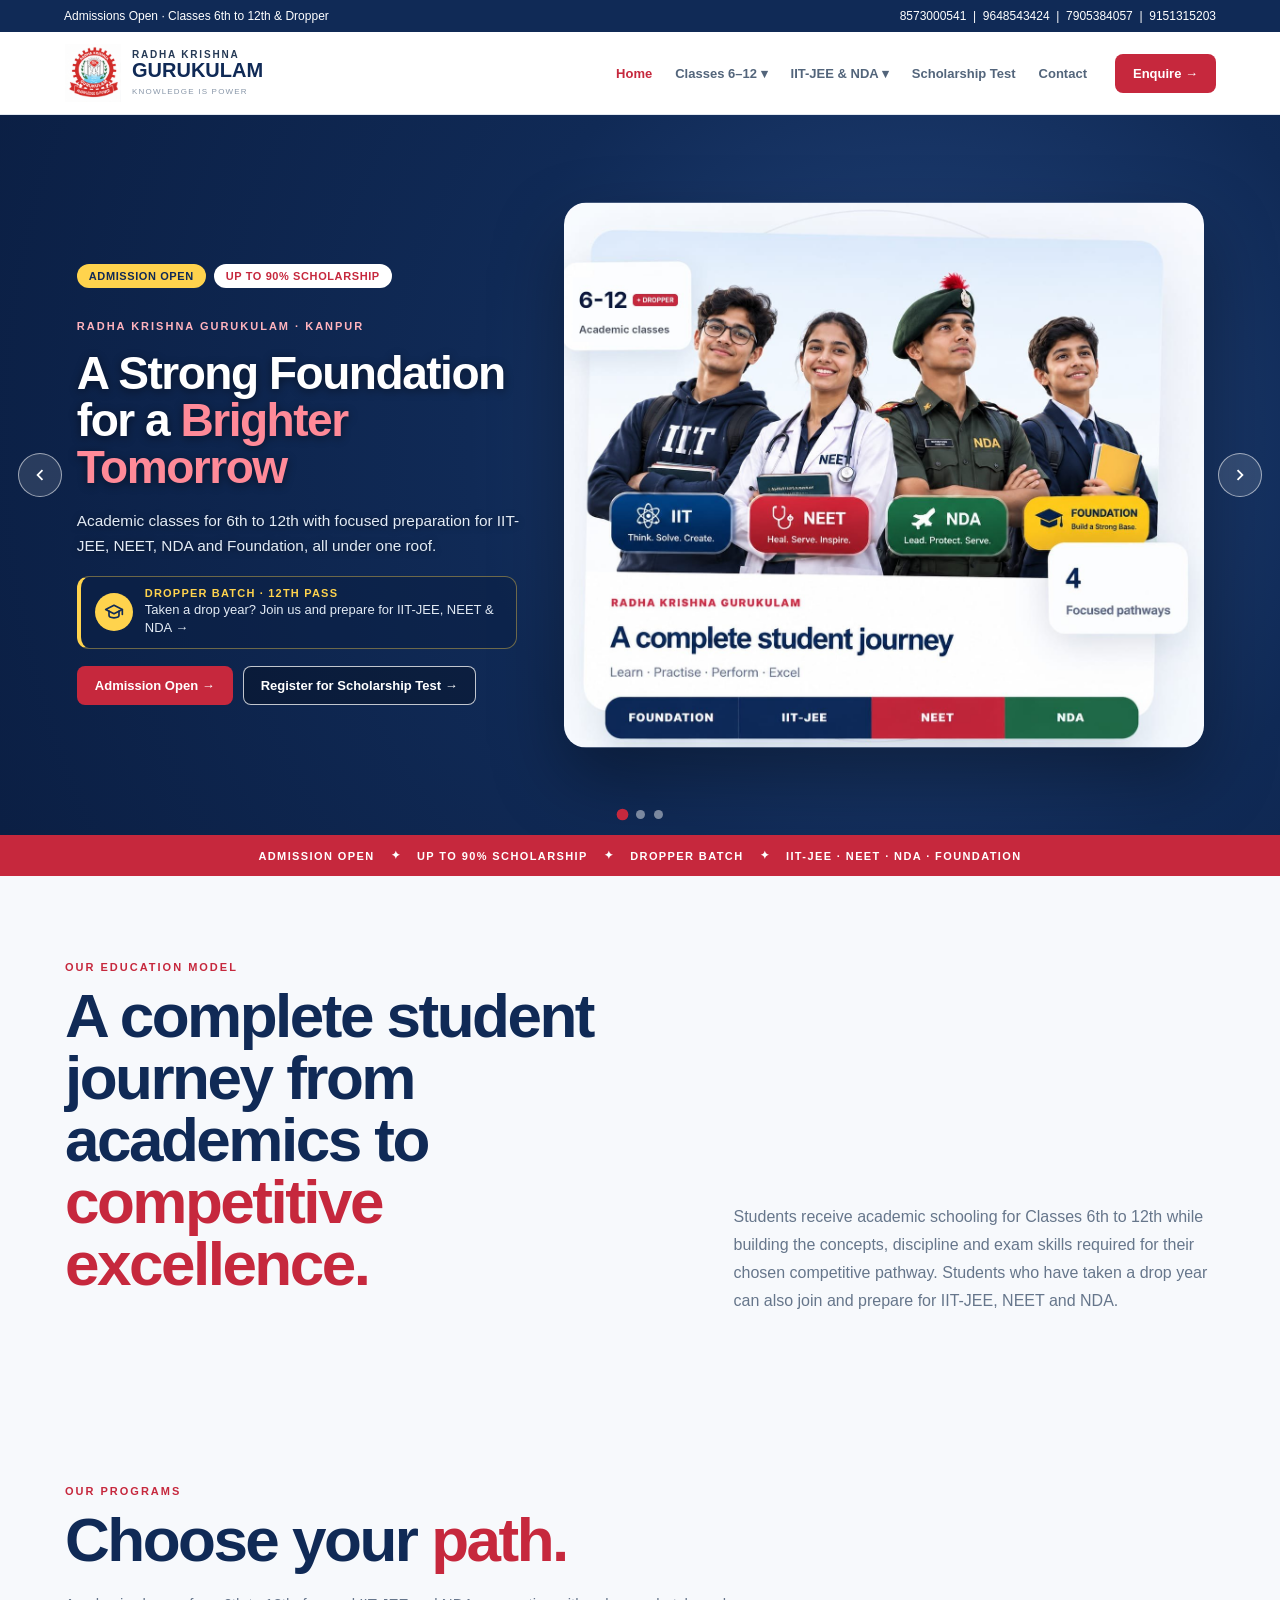
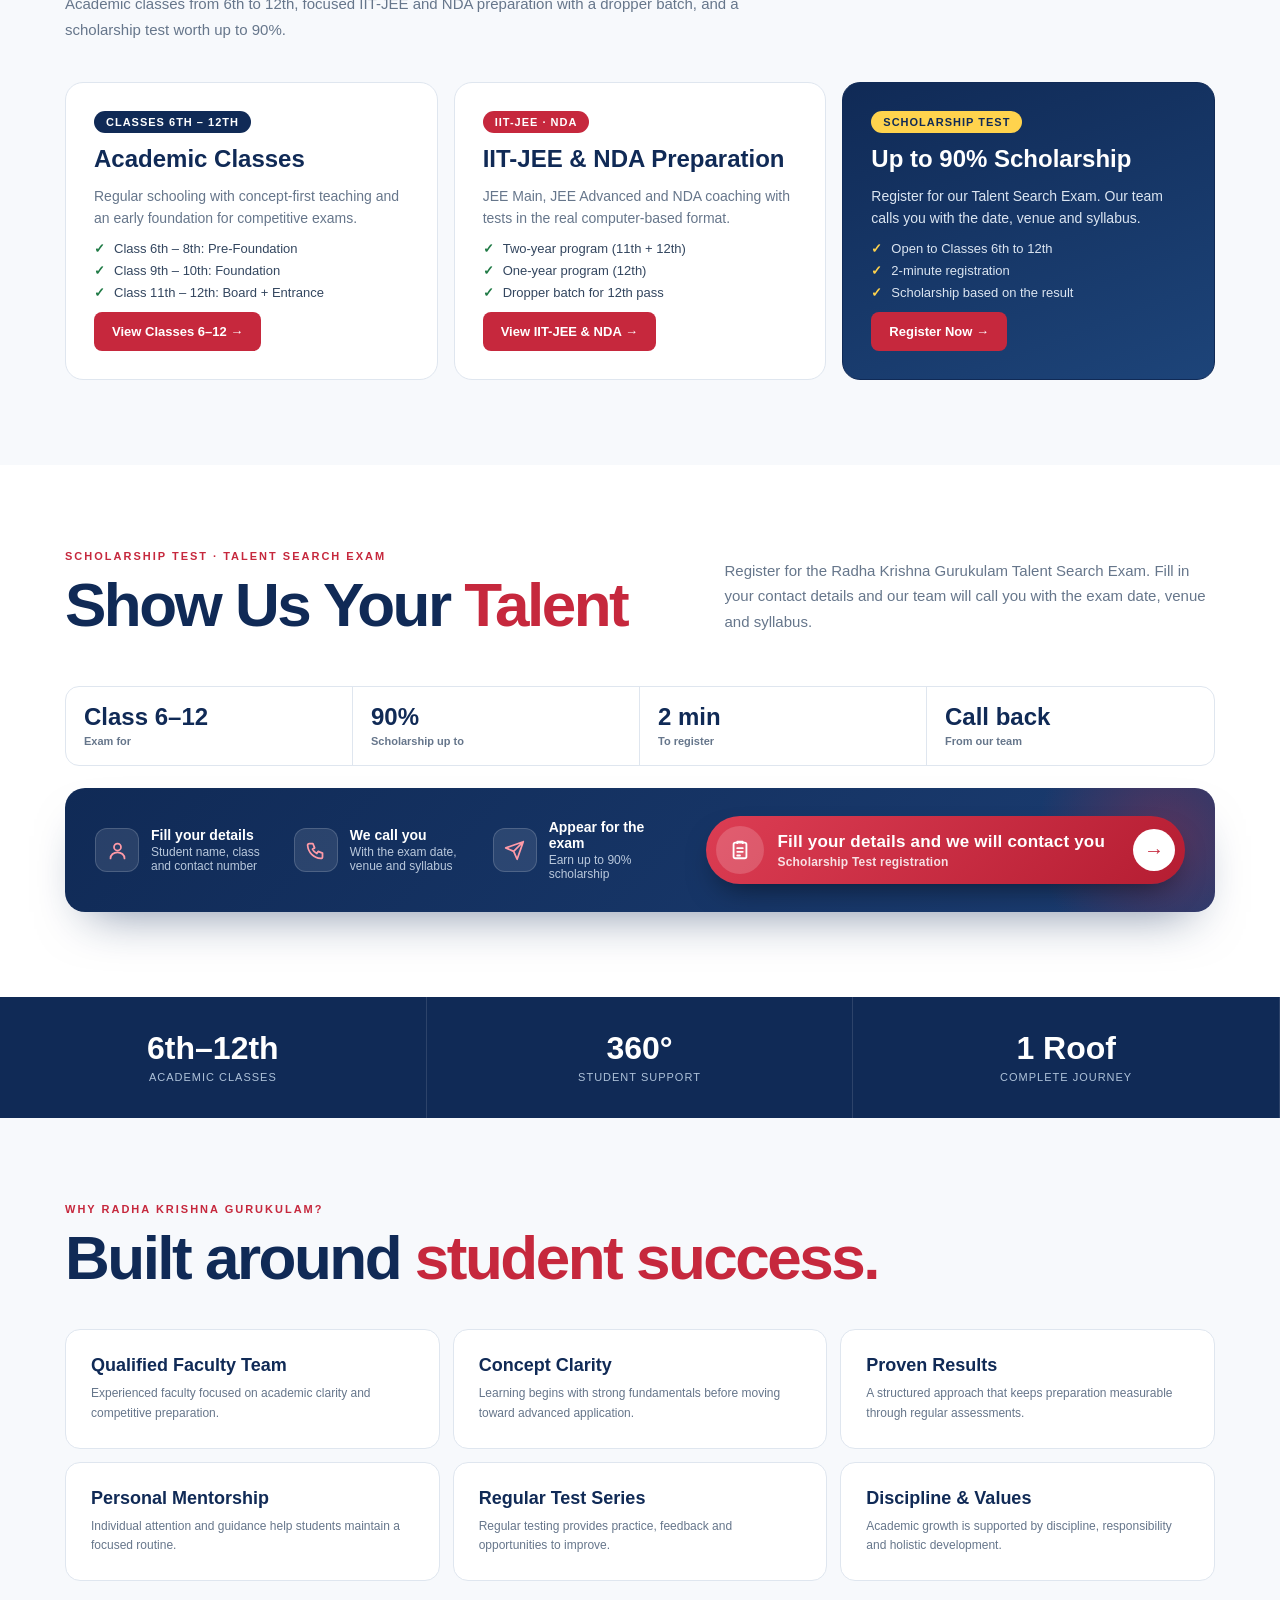
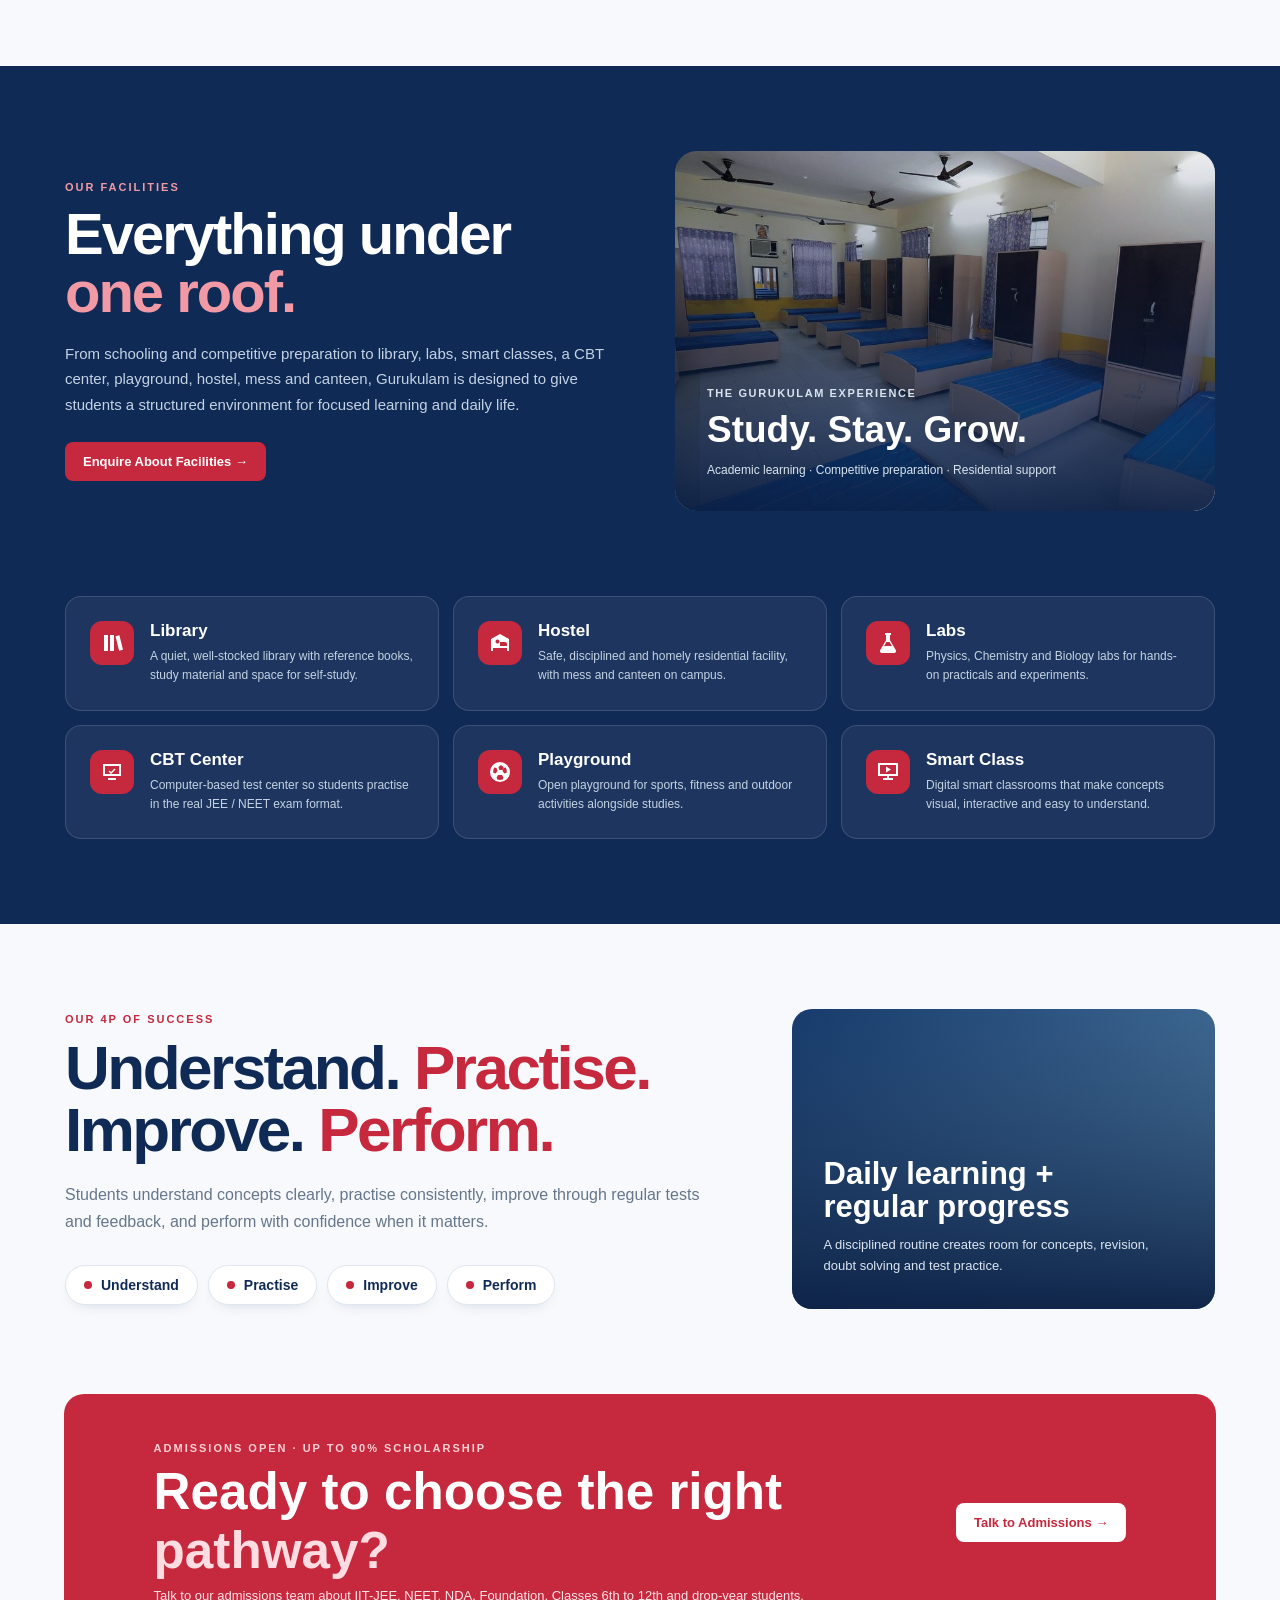
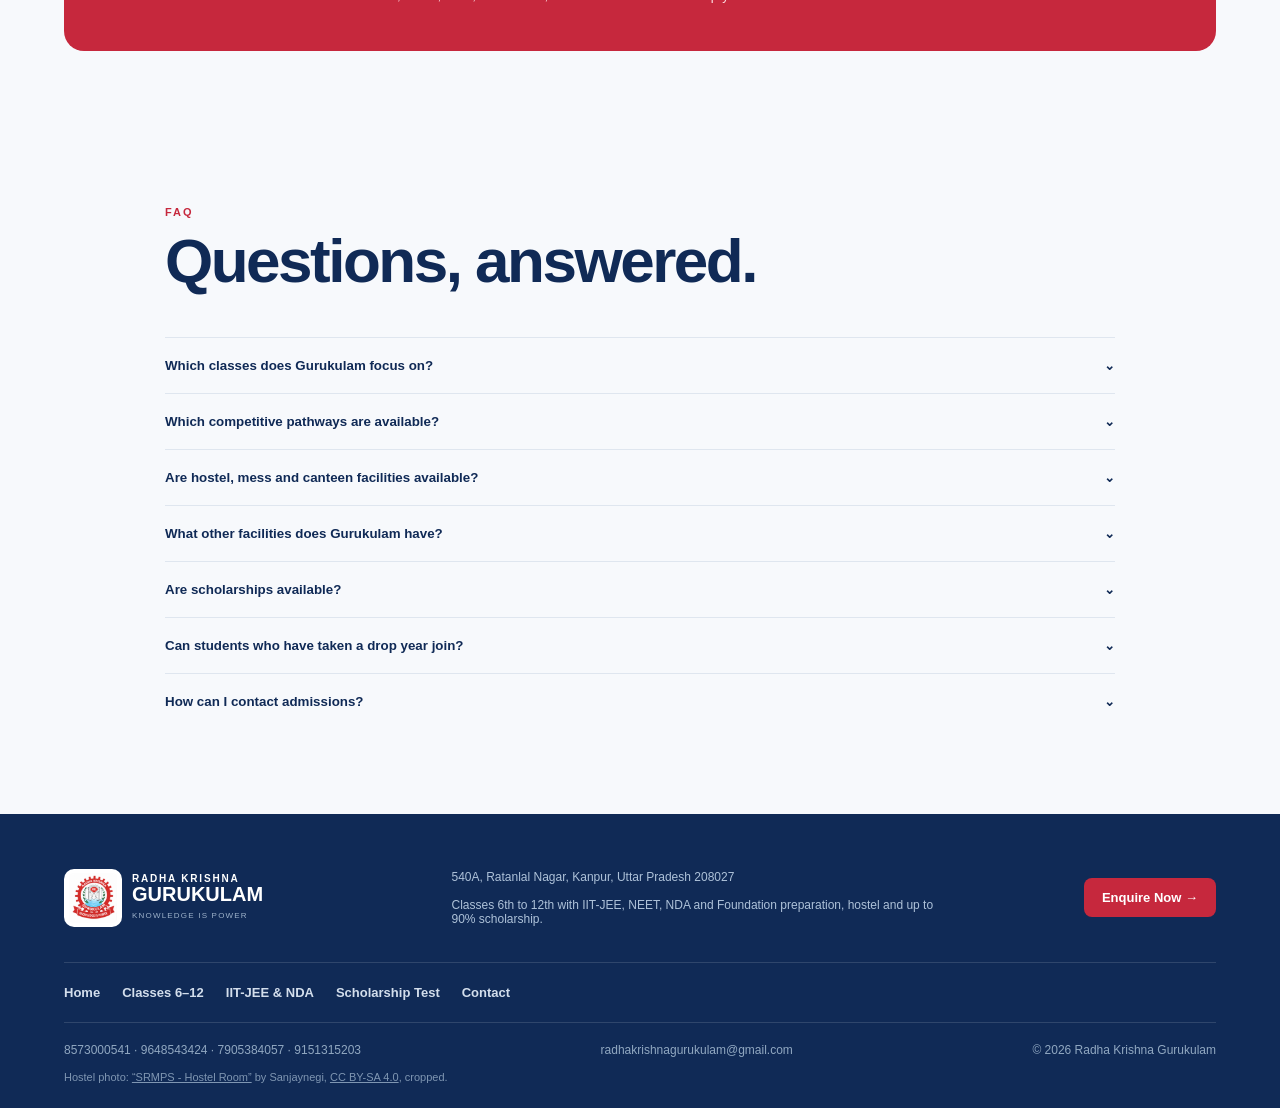
<file: index.html>
<!DOCTYPE html>
<html lang="en-IN">
<head>
<meta charset="UTF-8">
<meta name="viewport" content="width=device-width, initial-scale=1.0">
<title>Radha Krishna Gurukulam Kanpur | IIT-JEE, NEET, NDA &amp; Foundation Coaching</title>
<meta name="description" content="Radha Krishna Gurukulam, Kanpur: academic classes 6th to 12th with IIT-JEE, NEET, NDA and Foundation preparation, a dropper batch, hostel and up to 90% scholarship through our Talent Search Exam.">
<meta name="keywords" content="Radha Krishna Gurukulam, Gurukulam Kanpur, IIT-JEE coaching Kanpur, NEET coaching Kanpur, NDA coaching Kanpur, Foundation classes Kanpur, dropper batch Kanpur, residential coaching with hostel, Talent Search Exam, scholarship">
<meta name="robots" content="index, follow, max-image-preview:large">
<meta name="author" content="Radha Krishna Gurukulam">
<meta name="theme-color" content="#102a56">
<meta name="geo.region" content="IN-UP">
<meta name="geo.placename" content="Kanpur">
<link rel="canonical" href="https://radhakrishnagurukulam.in/">
<link rel="icon" type="image/png" sizes="32x32" href="assets/favicon-32.png">
<link rel="apple-touch-icon" href="assets/apple-touch-icon.png">
<meta property="og:type" content="website">
<meta property="og:site_name" content="Radha Krishna Gurukulam">
<meta property="og:locale" content="en_IN">
<meta property="og:url" content="https://radhakrishnagurukulam.in/">
<meta property="og:title" content="Radha Krishna Gurukulam Kanpur | IIT-JEE, NEET, NDA &amp; Foundation">
<meta property="og:description" content="Classes 6th to 12th and a dropper batch with IIT-JEE, NEET, NDA and Foundation preparation, hostel and up to 90% scholarship. Admissions open.">
<meta property="og:image" content="https://radhakrishnagurukulam.in/assets/og-image.jpg">
<meta property="og:image:width" content="1200">
<meta property="og:image:height" content="630">
<meta property="og:image:alt" content="Radha Krishna Gurukulam: IIT-JEE, NEET, NDA and Foundation, classes 6th to 12th and dropper batch">
<meta name="twitter:card" content="summary_large_image">
<meta name="twitter:title" content="Radha Krishna Gurukulam Kanpur | IIT-JEE, NEET, NDA &amp; Foundation">
<meta name="twitter:description" content="Classes 6th to 12th and a dropper batch with IIT-JEE, NEET, NDA and Foundation preparation, hostel and up to 90% scholarship.">
<meta name="twitter:image" content="https://radhakrishnagurukulam.in/assets/og-image.jpg">
<script type="application/ld+json">
{
 "@context": "https://schema.org",
 "@type": "EducationalOrganization",
 "@id": "https://radhakrishnagurukulam.in/#organization",
 "name": "Radha Krishna Gurukulam",
 "alternateName": "RK Gurukulam",
 "slogan": "Knowledge is Power",
 "url": "https://radhakrishnagurukulam.in/",
 "logo": "https://radhakrishnagurukulam.in/assets/logo.png",
 "image": "https://radhakrishnagurukulam.in/assets/og-image.jpg",
 "description": "Radha Krishna Gurukulam, Kanpur: academic classes 6th to 12th with IIT-JEE, NEET, NDA and Foundation preparation, a dropper batch, hostel and up to 90% scholarship through our Talent Search Exam.",
 "email": "radhakrishnagurukulam@gmail.com",
 "telephone": [
  "+91-8573000541",
  "+91-9648543424",
  "+91-7905384057",
  "+91-9151315203"
 ],
 "address": {
  "@type": "PostalAddress",
  "streetAddress": "540A, Ratanlal Nagar",
  "addressLocality": "Kanpur",
  "addressRegion": "Uttar Pradesh",
  "postalCode": "208027",
  "addressCountry": "IN"
 },
 "areaServed": "Kanpur, Uttar Pradesh",
 "sameAs": [
  "https://www.instagram.com/radhakrishnagurukulam_iit_neet/"
 ],
 "knowsAbout": [
  "IIT-JEE preparation",
  "NEET preparation",
  "NDA preparation",
  "Foundation courses",
  "Classes 6 to 12",
  "Dropper batch"
 ]
}
</script>
<script type="application/ld+json">
{
 "@context": "https://schema.org",
 "@type": "WebSite",
 "name": "Radha Krishna Gurukulam",
 "url": "https://radhakrishnagurukulam.in/",
 "inLanguage": "en-IN",
 "publisher": {
  "@id": "https://radhakrishnagurukulam.in/#organization"
 }
}
</script>
<script type="application/ld+json">
{
 "@context": "https://schema.org",
 "@type": "FAQPage",
 "mainEntity": [
  {
   "@type": "Question",
   "name": "Which classes does Gurukulam focus on?",
   "acceptedAnswer": {
    "@type": "Answer",
    "text": "The core academic focus is Classes 6th to 12th, along with Foundation preparation and focused competitive pathways."
   }
  },
  {
   "@type": "Question",
   "name": "Which competitive pathways are available?",
   "acceptedAnswer": {
    "@type": "Answer",
    "text": "The core pathways are IIT-JEE, NEET, NDA and Foundation."
   }
  },
  {
   "@type": "Question",
   "name": "Are hostel, mess and canteen facilities available?",
   "acceptedAnswer": {
    "@type": "Answer",
    "text": "Yes. Hostel, mess and canteen facilities are part of the Gurukulam student-support offering."
   }
  },
  {
   "@type": "Question",
   "name": "What other facilities does Gurukulam have?",
   "acceptedAnswer": {
    "@type": "Answer",
    "text": "Along with hostel, mess and canteen, students have a library, science labs, a CBT (computer-based test) center, a playground and smart classes."
   }
  },
  {
   "@type": "Question",
   "name": "Are scholarships available?",
   "acceptedAnswer": {
    "@type": "Answer",
    "text": "Yes. Admissions are open and deserving students can get a scholarship of up to 90%. Contact our admissions team for details."
   }
  },
  {
   "@type": "Question",
   "name": "Can students who have taken a drop year join?",
   "acceptedAnswer": {
    "@type": "Answer",
    "text": "Yes. Students who have finished Class 12 and taken a drop year can join Gurukulam to prepare for IIT-JEE, NEET and NDA. See the dropper batch on the IIT-JEE & NDA page or call our admissions team."
   }
  },
  {
   "@type": "Question",
   "name": "How can I contact admissions?",
   "acceptedAnswer": {
    "@type": "Answer",
    "text": "Call 8573000541, 9648543424, 7905384057 or 9151315203, or send an enquiry from the contact page."
   }
  }
 ]
}
</script>
<link rel="stylesheet" href="assets/css/site.css">
</head>
<body>

<div class="rkg-page">

<div class="rkg-top">
  <span>Admissions Open · Classes 6th to 12th &amp; Dropper</span>
  <span>
    <a href="tel:+918573000541">8573000541</a> &nbsp;|&nbsp;
    <a href="tel:+919648543424">9648543424</a> &nbsp;|&nbsp;
    <a href="tel:+917905384057">7905384057</a> &nbsp;|&nbsp;
    <a href="tel:+919151315203">9151315203</a>
  </span>
</div>

<nav class="rkg-nav">
  <a class="rkg-brand" href="./">
    <img src="assets/img/logo.jpg" width="619" height="645" alt="Radha Krishna Gurukulam Logo">
    <span>
      <b>RADHA KRISHNA</b>
      <strong>GURUKULAM</strong>
      <small>KNOWLEDGE IS POWER</small>
    </span>
  </a>
  <div class="rkg-links">
    <a href="./" aria-current="page">Home</a>
    <div class="rkg-dd">
      <a href="classes.html">Classes 6–12 ▾</a>
      <div class="rkg-dd-menu">
        <a href="classes.html#middle">Class 6th – 8th<small>Pre-Foundation Program</small></a>
        <a href="classes.html#secondary">Class 9th – 10th<small>One Year Foundation Program</small></a>
        <a href="classes.html#senior">Class 11th – 12th<small>Two Year / One Year Program</small></a>
      </div>
    </div>
    <div class="rkg-dd">
      <a href="iit-jee-nda.html">IIT-JEE &amp; NDA ▾</a>
      <div class="rkg-dd-menu">
        <a href="iit-jee-nda.html#iit-jee">IIT-JEE<small>JEE Main + Advanced</small></a>
        <a href="iit-jee-nda.html#nda">NDA<small>UPSC NDA written + SSB</small></a>
        <a href="iit-jee-nda.html#batches">Batches<small>2-year, 1-year and Dropper</small></a>
      </div>
    </div>
    <a href="scholarship-test.html">Scholarship Test</a>
    <a href="contact.html">Contact</a>
  </div>
  <a class="rkg-btn" href="contact.html">Enquire →</a>
  <button type="button" class="rkg-burger" id="rkg-burger" aria-label="Open menu" aria-expanded="false" aria-controls="rkg-mnav">
    <svg class="rkg-bars" viewBox="0 0 24 24" aria-hidden="true"><path d="M3 6h18v2H3zm0 5h18v2H3zm0 5h18v2H3z"/></svg>
    <svg class="rkg-x" viewBox="0 0 24 24" aria-hidden="true"><path d="M18.3 5.7 16.9 4.3 12 9.2 7.1 4.3 5.7 5.7 10.6 10.6 5.7 15.5l1.4 1.4 4.9-4.9 4.9 4.9 1.4-1.4-4.9-4.9z"/></svg>
  </button>
  <div class="rkg-mnav" id="rkg-mnav" hidden>
    <a href="./" aria-current="page">Home</a>
    <details>
      <summary>Classes 6–12</summary>
      <div>
        <a href="classes.html">All Classes</a>
        <a href="classes.html#middle">Class 6th – 8th<small>Pre-Foundation Program</small></a>
        <a href="classes.html#secondary">Class 9th – 10th<small>One Year Foundation Program</small></a>
        <a href="classes.html#senior">Class 11th – 12th<small>Two Year / One Year Program</small></a>
      </div>
    </details>
    <details>
      <summary>IIT-JEE &amp; NDA</summary>
      <div>
        <a href="iit-jee-nda.html">Overview</a>
        <a href="iit-jee-nda.html#iit-jee">IIT-JEE<small>JEE Main + Advanced</small></a>
        <a href="iit-jee-nda.html#nda">NDA<small>UPSC NDA written + SSB</small></a>
        <a href="iit-jee-nda.html#batches">Batches<small>2-year, 1-year and Dropper</small></a>
      </div>
    </details>
    <a href="scholarship-test.html">Scholarship Test</a>
    <a href="contact.html">Contact</a>
    <a class="rkg-btn" href="contact.html">Enquire Now →</a>
    <a class="rkg-mnav-call" href="tel:+918573000541">Call 8573000541</a>
  </div>
</nav>

<section id="rkg-home" class="rkg-hero" aria-roledescription="carousel" aria-label="Highlights">
  <h1 class="rkg-sr-only">Radha Krishna Gurukulam, Kanpur: academic classes 6th to 12th with IIT-JEE, NEET, NDA and Foundation preparation, dropper students welcome</h1>

  <div class="rkg-stage">
    <div class="rkg-slide rkg-slide-poster is-active" aria-roledescription="slide" aria-label="1 of 3">
      <img src="assets/img/hero-programs.jpg" width="1359" height="1157" fetchpriority="high" alt="IIT JEE NEET NDA Foundation students at Radha Krishna Gurukulam">
    </div>
    <!-- Radha Krishna Gurukulam's own Talent Hunt Exam poster -->
    <div class="rkg-slide rkg-slide-poster rkg-slide-tse" aria-roledescription="slide" aria-label="2 of 3">
      <img src="assets/img/talent-hunt-poster.jpg" width="864" height="920" alt="Radha Krishna Gurukulam Talent Hunt Exam: you may get up to 90% discount on scholarship" loading="lazy">
    </div>
    <!-- Photo: "SRMPS - Hostel Room" by Sanjaynegi, CC BY-SA 4.0, via Wikimedia Commons (credited in the footer) -->
    <div class="rkg-slide rkg-slide-photo" aria-roledescription="slide" aria-label="3 of 3">
      <img src="assets/img/hostel.jpg" width="1920" height="1080" alt="Bright, tidy hostel dormitory with neatly made beds and personal wardrobes" loading="lazy">
    </div>

    <button type="button" class="rkg-arrow rkg-prev" aria-label="Previous slide">
      <svg viewBox="0 0 24 24" aria-hidden="true"><path d="M15.4 7.4 14 6l-6 6 6 6 1.4-1.4-4.6-4.6z"/></svg>
    </button>
    <button type="button" class="rkg-arrow rkg-next" aria-label="Next slide">
      <svg viewBox="0 0 24 24" aria-hidden="true"><path d="M8.6 16.6 10 18l6-6-6-6-1.4 1.4 4.6 4.6z"/></svg>
    </button>

    <div class="rkg-dots" role="tablist" aria-label="Choose a slide">
      <button type="button" class="rkg-dot is-active" role="tab" aria-selected="true" aria-label="Gurukulam programs"></button>
      <button type="button" class="rkg-dot" role="tab" aria-selected="false" aria-label="Talent Search Exam"></button>
      <button type="button" class="rkg-dot" role="tab" aria-selected="false" aria-label="Hostel"></button>
    </div>
  </div>

  <!-- One caption per slide, in the same order as the slides above. -->
  <div class="rkg-caption">
    <div class="rkg-cap is-active">
      <div class="rkg-offer"><span>ADMISSION OPEN</span><span>UP TO 90% SCHOLARSHIP</span></div>
      <small>RADHA KRISHNA GURUKULAM · KANPUR</small>
      <h2>A Strong Foundation for a <span>Brighter Tomorrow</span></h2>
      <p>Academic classes for 6th to 12th with focused preparation for IIT-JEE, NEET, NDA and Foundation, all under one roof.</p>
      <a class="rkg-drop" href="iit-jee-nda.html#dropper"><i aria-hidden="true"><svg viewBox="0 0 24 24"><path d="M2 9l10-5 10 5-10 5z"/><path d="M6 11v5c0 1.7 2.7 3 6 3s6-1.3 6-3v-5M22 9v6"/></svg></i><span><b>DROPPER BATCH · 12TH PASS</b><small>Taken a drop year? Join us and prepare for IIT-JEE, NEET &amp; <span style="white-space:nowrap">NDA →</span></small></span></a>
      <div class="rkg-actions">
        <a class="rkg-btn" href="contact.html">Admission Open →</a>
        <a class="rkg-ghost" href="scholarship-test.html">Register for Scholarship Test →</a>
      </div>
    </div>
    <div class="rkg-cap" aria-hidden="true">
      <small>TALENT SEARCH EXAM</small>
      <h2>Talent Search Exam for <span>Deserving Students</span></h2>
      <p>Register for our Talent Search Exam and show us your potential. Deserving students may get up to 90% discount on scholarship.</p>
      <div class="rkg-actions">
        <a class="rkg-btn" href="scholarship-test.html">Register for the Scholarship Test →</a>
      </div>
    </div>
    <div class="rkg-cap" aria-hidden="true">
      <small>HOSTEL</small>
      <h2>Safe &amp; Comfortable <span>Hostel Facility</span></h2>
      <p>A disciplined, homely residential environment so students can focus on their studies.</p>
      <div class="rkg-actions">
        <a class="rkg-btn" href="contact.html">Admission Open →</a>
        <a class="rkg-ghost" href="#rkg-campus">View Facilities →</a>
      </div>
    </div>
  </div>
</section>

<div class="rkg-strip"><span>ADMISSION OPEN</span><i aria-hidden="true">✦</i><span>UP TO 90% SCHOLARSHIP</span><i class="rkg-strip-br" aria-hidden="true">✦</i><span>DROPPER BATCH</span><i class="rkg-strip-br" aria-hidden="true">✦</i><span>IIT-JEE · NEET · NDA · FOUNDATION</span></div>

<section class="rkg-section">
  <div class="rkg-intro">
    <div>
      <div class="rkg-label">OUR EDUCATION MODEL</div>
      <h2>A complete student journey from academics to <span>competitive excellence.</span></h2>
    </div>
    <div>
      <!-- Photo: "a classroom full of students sitting at desks" by CIMT HOOGHLY on Unsplash (unsplash.com/photos/I4lLt9g8i3k) -->
      <img class="rkg-intro-img" src="https://images.unsplash.com/photo-1709290749293-c6152a187b14?auto=format&fit=crop&w=1000&q=70" alt="Indian students in school uniform studying in a classroom with their teacher" loading="lazy" onerror="this.remove()">
      <p>Students receive academic schooling for Classes 6th to 12th while building the concepts, discipline and exam skills required for their chosen competitive pathway. Students who have taken a drop year can also join and prepare for IIT-JEE, NEET and NDA.</p>
    </div>
  </div>
</section>

<section id="rkg-courses" class="rkg-section">
  <div class="rkg-label">OUR PROGRAMS</div>
  <h2>Choose your <span>path.</span></h2>
  <p class="rkg-courses-lead">Academic classes from 6th to 12th, focused IIT-JEE and NDA preparation with a dropper batch, and a scholarship test worth up to 90%.</p>
  <div class="rkg-programs">
    <article class="rkg-program">
      <span class="rkg-course-tag">CLASSES 6TH – 12TH</span>
      <h3>Academic Classes</h3>
      <p>Regular schooling with concept-first teaching and an early foundation for competitive exams.</p>
      <ul><li>Class 6th – 8th: Pre-Foundation</li><li>Class 9th – 10th: Foundation</li><li>Class 11th – 12th: Board + Entrance</li></ul>
      <a class="rkg-btn" href="classes.html">View Classes 6–12 →</a>
    </article>
    <article class="rkg-program">
      <span class="rkg-course-tag" style="background:#c6283d">IIT-JEE · NDA</span>
      <h3>IIT-JEE &amp; NDA Preparation</h3>
      <p>JEE Main, JEE Advanced and NDA coaching with tests in the real computer-based format.</p>
      <ul><li>Two-year program (11th + 12th)</li><li>One-year program (12th)</li><li>Dropper batch for 12th pass</li></ul>
      <a class="rkg-btn" href="iit-jee-nda.html">View IIT-JEE &amp; NDA →</a>
    </article>
    <article class="rkg-program rkg-program-dark">
      <span class="rkg-course-tag">SCHOLARSHIP TEST</span>
      <h3>Up to 90% Scholarship</h3>
      <p>Register for our Talent Search Exam. Our team calls you with the date, venue and syllabus.</p>
      <ul><li>Open to Classes 6th to 12th</li><li>2-minute registration</li><li>Scholarship based on the result</li></ul>
      <a class="rkg-btn" href="scholarship-test.html">Register Now →</a>
    </article>
  </div>
</section>

<section id="rkg-talent" class="rkg-section rkg-talent">
  <div class="rkg-talent-head">
    <div>
      <div class="rkg-label">SCHOLARSHIP TEST · TALENT SEARCH EXAM</div>
      <h2>Show Us Your <span>Talent</span></h2>
    </div>
    <p>Register for the Radha Krishna Gurukulam Talent Search Exam. Fill in your contact details and our team will call you with the exam date, venue and syllabus.</p>
  </div>

  <div class="rkg-tse-meta">
    <div><strong>Class 6–12</strong><span>Exam for</span></div>
    <div><strong>90%</strong><span>Scholarship up to</span></div>
    <div><strong>2 min</strong><span>To register</span></div>
    <div><strong>Call back</strong><span>From our team</span></div>
  </div>

  <div class="rkg-tse-cta">
    <ul class="rkg-tse-how">
      <li><i aria-hidden="true"><svg viewBox="0 0 24 24"><circle cx="12" cy="8" r="4"/><path d="M4 21c0-4 3.6-7 8-7s8 3 8 7"/></svg></i><span><strong>Fill your details</strong><small>Student name, class and contact number</small></span></li>
      <li><i aria-hidden="true"><svg viewBox="0 0 24 24"><path d="M5 4h4l2 5-2.5 1.5a11 11 0 0 0 5 5L15 13l5 2v4a2 2 0 0 1-2 2A16 16 0 0 1 3 6a2 2 0 0 1 2-2"/></svg></i><span><strong>We call you</strong><small>With the exam date, venue and syllabus</small></span></li>
      <li><i aria-hidden="true"><svg viewBox="0 0 24 24"><path d="M22 2 11 13M22 2l-7 20-4-9-9-4z"/></svg></i><span><strong>Appear for the exam</strong><small>Earn up to 90% scholarship</small></span></li>
    </ul>
    <a class="rkg-tse-btn rkg-tse-open" href="scholarship-test.html">
      <span class="rkg-tse-open-ic" aria-hidden="true"><svg viewBox="0 0 24 24"><rect x="5" y="4" width="14" height="17" rx="2"/><path d="M9 4.5V3h6v1.5M9 10h6M9 14h6M9 18h3"/></svg></span>
      <span class="rkg-tse-open-txt"><b>Fill your details and we will contact you</b><small>Scholarship Test registration</small></span>
      <span class="rkg-tse-open-arw" aria-hidden="true">→</span>
    </a>
  </div>

</section>

<div class="rkg-stats">
  <div><strong>6th–12th</strong><span>Academic classes</span></div>
  <div><strong>360°</strong><span>Student support</span></div>
  <div><strong>1 Roof</strong><span>Complete journey</span></div>
</div>

<section id="rkg-why" class="rkg-section">
  <div class="rkg-label">WHY RADHA KRISHNA GURUKULAM?</div>
  <h2>Built around <span>student success.</span></h2>
  <div class="rkg-reasons">
    <article class="rkg-reason"><h3>Qualified Faculty Team</h3><p>Experienced faculty focused on academic clarity and competitive preparation.</p></article>
    <article class="rkg-reason"><h3>Concept Clarity</h3><p>Learning begins with strong fundamentals before moving toward advanced application.</p></article>
    <article class="rkg-reason"><h3>Proven Results</h3><p>A structured approach that keeps preparation measurable through regular assessments.</p></article>
    <article class="rkg-reason"><h3>Personal Mentorship</h3><p>Individual attention and guidance help students maintain a focused routine.</p></article>
    <article class="rkg-reason"><h3>Regular Test Series</h3><p>Regular testing provides practice, feedback and opportunities to improve.</p></article>
    <article class="rkg-reason"><h3>Discipline & Values</h3><p>Academic growth is supported by discipline, responsibility and holistic development.</p></article>
  </div>
</section>

<section id="rkg-campus" class="rkg-campus">
  <div class="rkg-campus-inner">
    <div>
      <div class="rkg-label" style="color:#f19aa5">OUR FACILITIES</div>
      <h2>Everything under <span>one roof.</span></h2>
      <p>From schooling and competitive preparation to library, labs, smart classes, a CBT center, playground, hostel, mess and canteen, Gurukulam is designed to give students a structured environment for focused learning and daily life.</p>
      <a class="rkg-btn" style="margin-top:25px" href="contact.html">Enquire About Facilities →</a>
    </div>
    <div class="rkg-campus-box rkg-photo-box">
      <!-- Photo: "SRMPS - Hostel Room" by Sanjaynegi, CC BY-SA 4.0, via Wikimedia Commons (credited in the footer) -->
      <img class="rkg-box-img" src="assets/img/hostel-card.jpg" alt="" loading="lazy">
      <small>THE GURUKULAM EXPERIENCE</small>
      <strong>Study. Stay. Grow.</strong>
      <small>Academic learning · Competitive preparation · Residential support</small>
    </div>
  </div>
  <div class="rkg-facilities">
    <article class="rkg-facility"><svg viewBox="0 0 24 24" aria-hidden="true"><path d="M4 4h4v16H4zM10 4h4v16h-4zM15.5 5.2l3.9-1 3.6 14.6-3.9 1z"/></svg><div><h3>Library</h3><p>A quiet, well-stocked library with reference books, study material and space for self-study.</p></div></article>
    <article class="rkg-facility"><svg viewBox="0 0 24 24" aria-hidden="true"><path d="M3 20V8l9-5 9 5v12h-2v-3H5v3zm2-5h14v-2a2 2 0 0 0-2-2h-5v4H5zm2.5-4.5a2 2 0 1 0 0-.01z"/></svg><div><h3>Hostel</h3><p>Safe, disciplined and homely residential facility, with mess and canteen on campus.</p></div></article>
    <article class="rkg-facility"><svg viewBox="0 0 24 24" aria-hidden="true"><path d="M9 2h6v2h-1v5.3l5.6 9.4A2 2 0 0 1 17.9 22H6.1a2 2 0 0 1-1.7-3.3L10 9.3V4H9zm-.9 13h7.8l-2.4-4h-3z"/></svg><div><h3>Labs</h3><p>Physics, Chemistry and Biology labs for hands-on practicals and experiments.</p></div></article>
    <article class="rkg-facility"><svg viewBox="0 0 24 24" aria-hidden="true"><path d="M3 4h18v12H3zm2 2v8h14V6zM8 18h8v2H8zm1.5-7.5 1.5 1.5 3.5-3.5 1 1-4.5 4.5L8.5 11.5z"/></svg><div><h3>CBT Center</h3><p>Computer-based test center so students practise in the real JEE / NEET exam format.</p></div></article>
    <article class="rkg-facility"><svg viewBox="0 0 24 24" aria-hidden="true"><path d="M12 2a10 10 0 1 0 0 20 10 10 0 0 0 0-20zm1 3.1 2.6 1.9-1 3.1h-3.2l-1-3.1zM6.2 7.6l2.3.3 1 3.1-1.9 2.6-2.3-.9a7.9 7.9 0 0 1 .9-5.1zm11.6 0a7.9 7.9 0 0 1 .9 5.1l-2.3.9-1.9-2.6 1-3.1zM10 15h4l1.4 2.4-.7 2.2a8 8 0 0 1-5.4 0l-.7-2.2z"/></svg><div><h3>Playground</h3><p>Open playground for sports, fitness and outdoor activities alongside studies.</p></div></article>
    <article class="rkg-facility"><svg viewBox="0 0 24 24" aria-hidden="true"><path d="M2 3h20v13H13v2h4v2H7v-2h4v-2H2zm2 2v9h16V5zm6 1.5 5 3-5 3z"/></svg><div><h3>Smart Class</h3><p>Digital smart classrooms that make concepts visual, interactive and easy to understand.</p></div></article>
  </div>
</section>

<section class="rkg-section">
  <div class="rkg-method">
    <div>
      <div class="rkg-label">OUR 4P OF SUCCESS</div>
      <h2>Understand. <span>Practise.</span> Improve. <span>Perform.</span></h2>
      <p style="color:#66768b;line-height:1.7">Students understand concepts clearly, practise consistently, improve through regular tests and feedback, and perform with confidence when it matters.</p>
      <div class="rkg-steps">
        <div><span>Understand</span></div>
        <div><span>Practise</span></div>
        <div><span>Improve</span></div>
        <div><span>Perform</span></div>
      </div>
    </div>
    <div class="rkg-method-card rkg-photo-box">
      <!-- Photo: "A group of children sitting at desks in a classroom" by Haseeb Modi on Unsplash (unsplash.com/photos/OcDJhBm8Jnc) -->
      <img class="rkg-box-img" src="https://images.unsplash.com/photo-1719159381916-062fa9f435a6?auto=format&fit=crop&w=900&q=70" alt="" loading="lazy" onerror="this.remove()">
      <strong>Daily learning +<br>regular progress</strong>
      <p>A disciplined routine creates room for concepts, revision, doubt solving and test practice.</p>
    </div>
  </div>
</section>

<section class="rkg-cta">
  <div>
    <div class="rkg-label" style="color:#ffd0d6">ADMISSIONS OPEN · UP TO 90% SCHOLARSHIP</div>
    <h2>Ready to choose the right <em>pathway?</em></h2>
    <p>Talk to our admissions team about IIT-JEE, NEET, NDA, Foundation, Classes 6th to 12th and drop-year students.</p>
  </div>
  <a class="rkg-btn" href="contact.html">Talk to Admissions →</a>
</section>

<section class="rkg-section rkg-faq">
  <div class="rkg-label">FAQ</div>
  <h2>Questions, answered.</h2>
  <div class="rkg-faq-item"><button type="button">Which classes does Gurukulam focus on? <span>⌄</span></button><div class="rkg-answer">The core academic focus is Classes 6th to 12th, along with Foundation preparation and focused competitive pathways.</div></div>
  <div class="rkg-faq-item"><button type="button">Which competitive pathways are available? <span>⌄</span></button><div class="rkg-answer">The core pathways are IIT-JEE, NEET, NDA and Foundation.</div></div>
  <div class="rkg-faq-item"><button type="button">Are hostel, mess and canteen facilities available? <span>⌄</span></button><div class="rkg-answer">Yes. Hostel, mess and canteen facilities are part of the Gurukulam student-support offering.</div></div>
  <div class="rkg-faq-item"><button type="button">What other facilities does Gurukulam have? <span>⌄</span></button><div class="rkg-answer">Along with hostel, mess and canteen, students have a library, science labs, a CBT (computer-based test) center, a playground and smart classes.</div></div>
  <div class="rkg-faq-item"><button type="button">Are scholarships available? <span>⌄</span></button><div class="rkg-answer">Yes. Admissions are open and deserving students can get a scholarship of up to 90%. Contact our admissions team for details.</div></div>
  <div class="rkg-faq-item"><button type="button">Can students who have taken a drop year join? <span>⌄</span></button><div class="rkg-answer">Yes. Students who have finished Class 12 and taken a drop year can join Gurukulam to prepare for IIT-JEE, NEET and NDA. See our <a href="iit-jee-nda.html#dropper">dropper batch</a> or call our admissions team.</div></div>
  <div class="rkg-faq-item"><button type="button">How can I contact admissions? <span>⌄</span></button><div class="rkg-answer">Call <a href="tel:+918573000541">8573000541</a>, <a href="tel:+919648543424">9648543424</a>, <a href="tel:+917905384057">7905384057</a> or <a href="tel:+919151315203">9151315203</a>, or send an enquiry from our <a href="contact.html">contact page</a>.</div></div>
</section>

<footer class="rkg-footer">
  <div class="rkg-footer-top">
    <a class="rkg-brand" href="./">
      <img src="assets/img/logo.jpg" width="619" height="645" alt="Radha Krishna Gurukulam Logo">
      <span><b>RADHA KRISHNA</b><strong>GURUKULAM</strong><small>KNOWLEDGE IS POWER</small></span>
    </a>
    <p>540A, Ratanlal Nagar, Kanpur, Uttar Pradesh 208027<br><br>Classes 6th to 12th with IIT-JEE, NEET, NDA and Foundation preparation, hostel and up to 90% scholarship.</p>
    <a class="rkg-btn" href="contact.html">Enquire Now →</a>
  </div>
  <div class="rkg-footer-links">
    <a href="./">Home</a><a href="classes.html">Classes 6–12</a><a href="iit-jee-nda.html">IIT-JEE &amp; NDA</a><a href="scholarship-test.html">Scholarship Test</a><a href="contact.html">Contact</a>
  </div>
  <div class="rkg-footer-bottom">
    <span><a href="tel:+918573000541">8573000541</a> · <a href="tel:+919648543424">9648543424</a> · <a href="tel:+917905384057">7905384057</a> · <a href="tel:+919151315203">9151315203</a></span>
    <span><a href="mailto:radhakrishnagurukulam@gmail.com">radhakrishnagurukulam@gmail.com</a></span>
    <span>© 2026 Radha Krishna Gurukulam</span>
  </div>
  <p class="rkg-credit">Hostel photo: <a href="https://commons.wikimedia.org/wiki/File:SRMPS_-_Hostel_Room.jpg" target="_blank" rel="noopener">“SRMPS - Hostel Room”</a> by Sanjaynegi, <a href="https://creativecommons.org/licenses/by-sa/4.0/" target="_blank" rel="noopener">CC BY-SA 4.0</a>, cropped.</p>
</footer>

</div>
<script>
(function(){
  var hero=document.getElementById('rkg-home');
  if(!hero)return;
  var slides=[].slice.call(hero.querySelectorAll('.rkg-slide')),
      caps=[].slice.call(hero.querySelectorAll('.rkg-cap')),
      dots=[].slice.call(hero.querySelectorAll('.rkg-dot')),
      index=0,timer=null,DELAY=4000;
  if(window.matchMedia('(prefers-reduced-motion: reduce)').matches)DELAY=6000;
  function goTo(n){
    index=(n+slides.length)%slides.length;
    slides.forEach(function(s,i){s.classList.toggle('is-active',i===index)});
    caps.forEach(function(c,i){
      c.classList.toggle('is-active',i===index);
      if(i===index)c.removeAttribute('aria-hidden');else c.setAttribute('aria-hidden','true');
    });
    dots.forEach(function(d,i){
      d.classList.toggle('is-active',i===index);
      d.setAttribute('aria-selected',i===index?'true':'false');
    });
  }
  function stop(){clearInterval(timer);timer=null}
  function start(){stop();timer=setInterval(function(){goTo(index+1)},DELAY)}
  // Manual navigation restarts the clock so the chosen slide gets a full turn.
  function jump(n){goTo(n);start()}
  dots.forEach(function(d,i){d.addEventListener('click',function(){jump(i)})});
  hero.querySelector('.rkg-prev').addEventListener('click',function(){jump(index-1)});
  hero.querySelector('.rkg-next').addEventListener('click',function(){jump(index+1)});
  hero.addEventListener('keydown',function(e){
    if(e.key==='ArrowLeft')jump(index-1);
    if(e.key==='ArrowRight')jump(index+1);
  });
  document.addEventListener('visibilitychange',function(){if(document.hidden)stop();else start()});
  start();
})();
</script>
<script src="assets/js/site.js"></script>
</body>
</html>
</file>
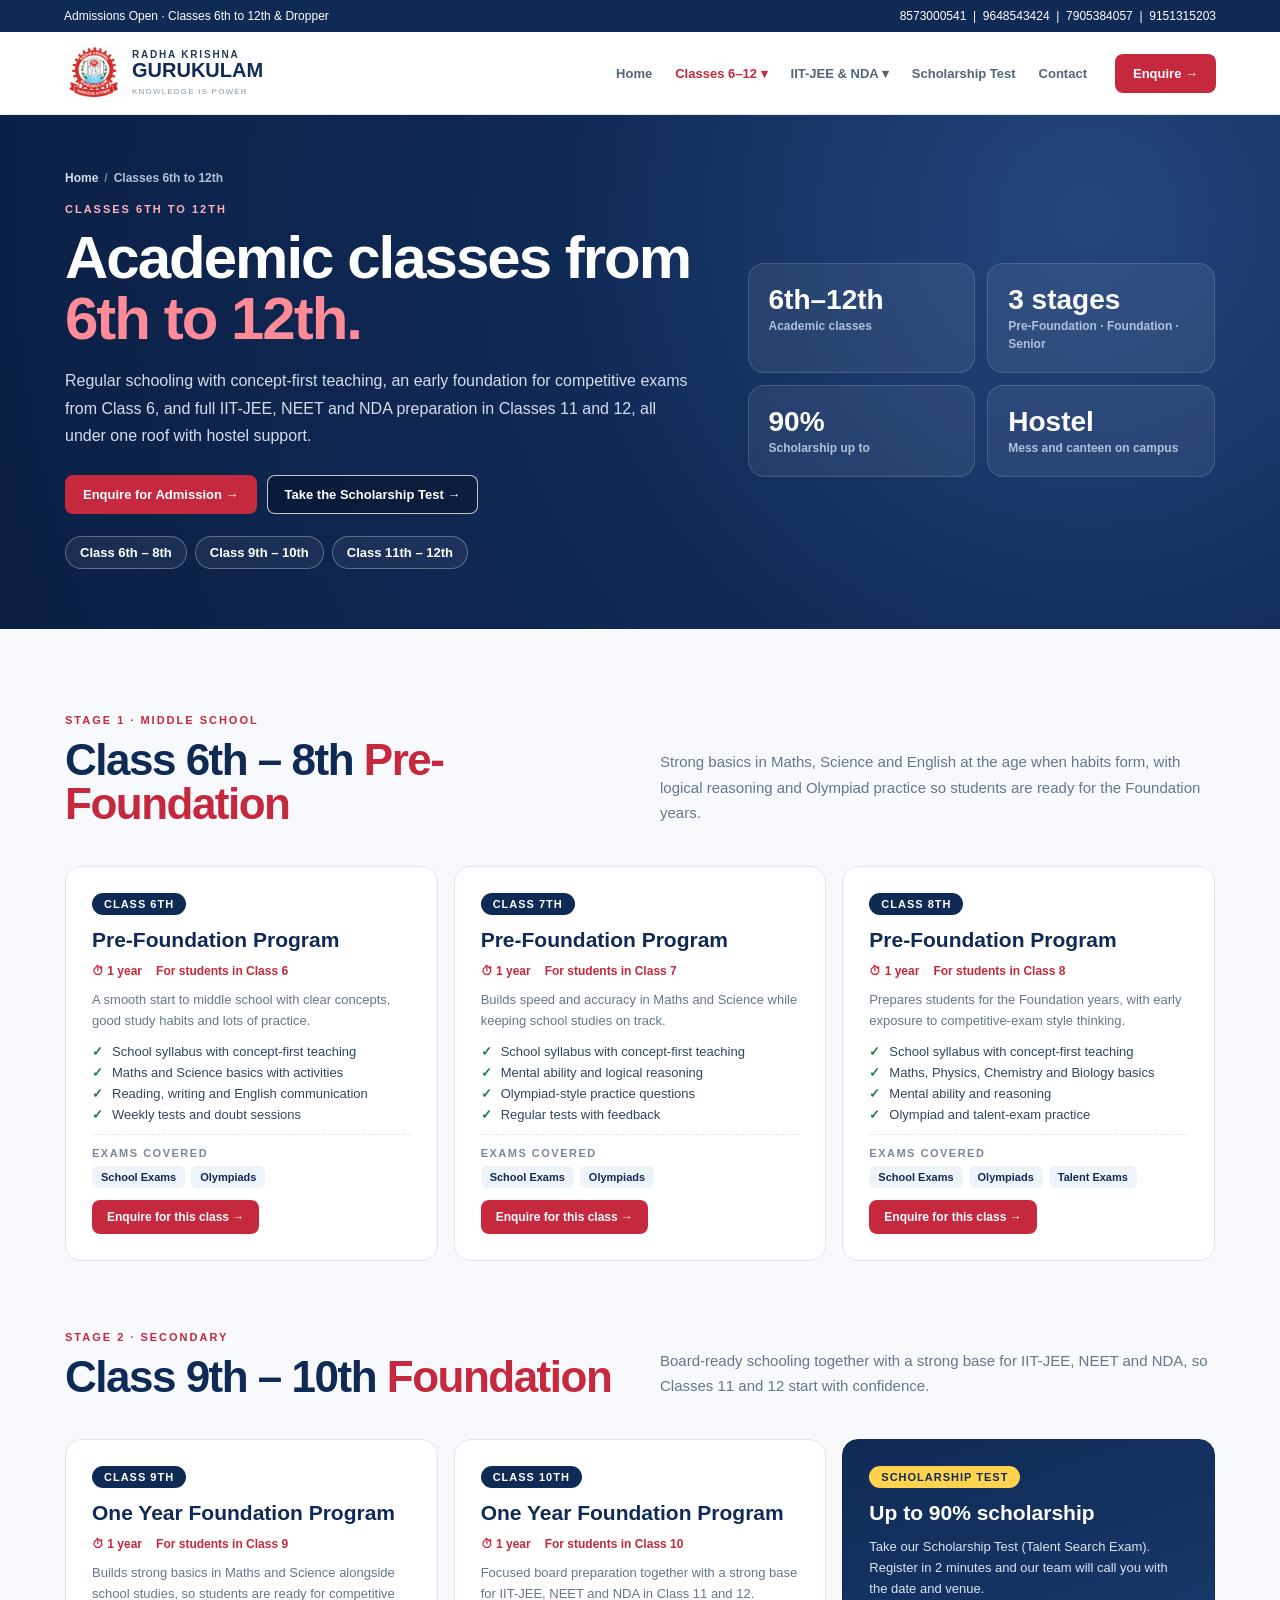
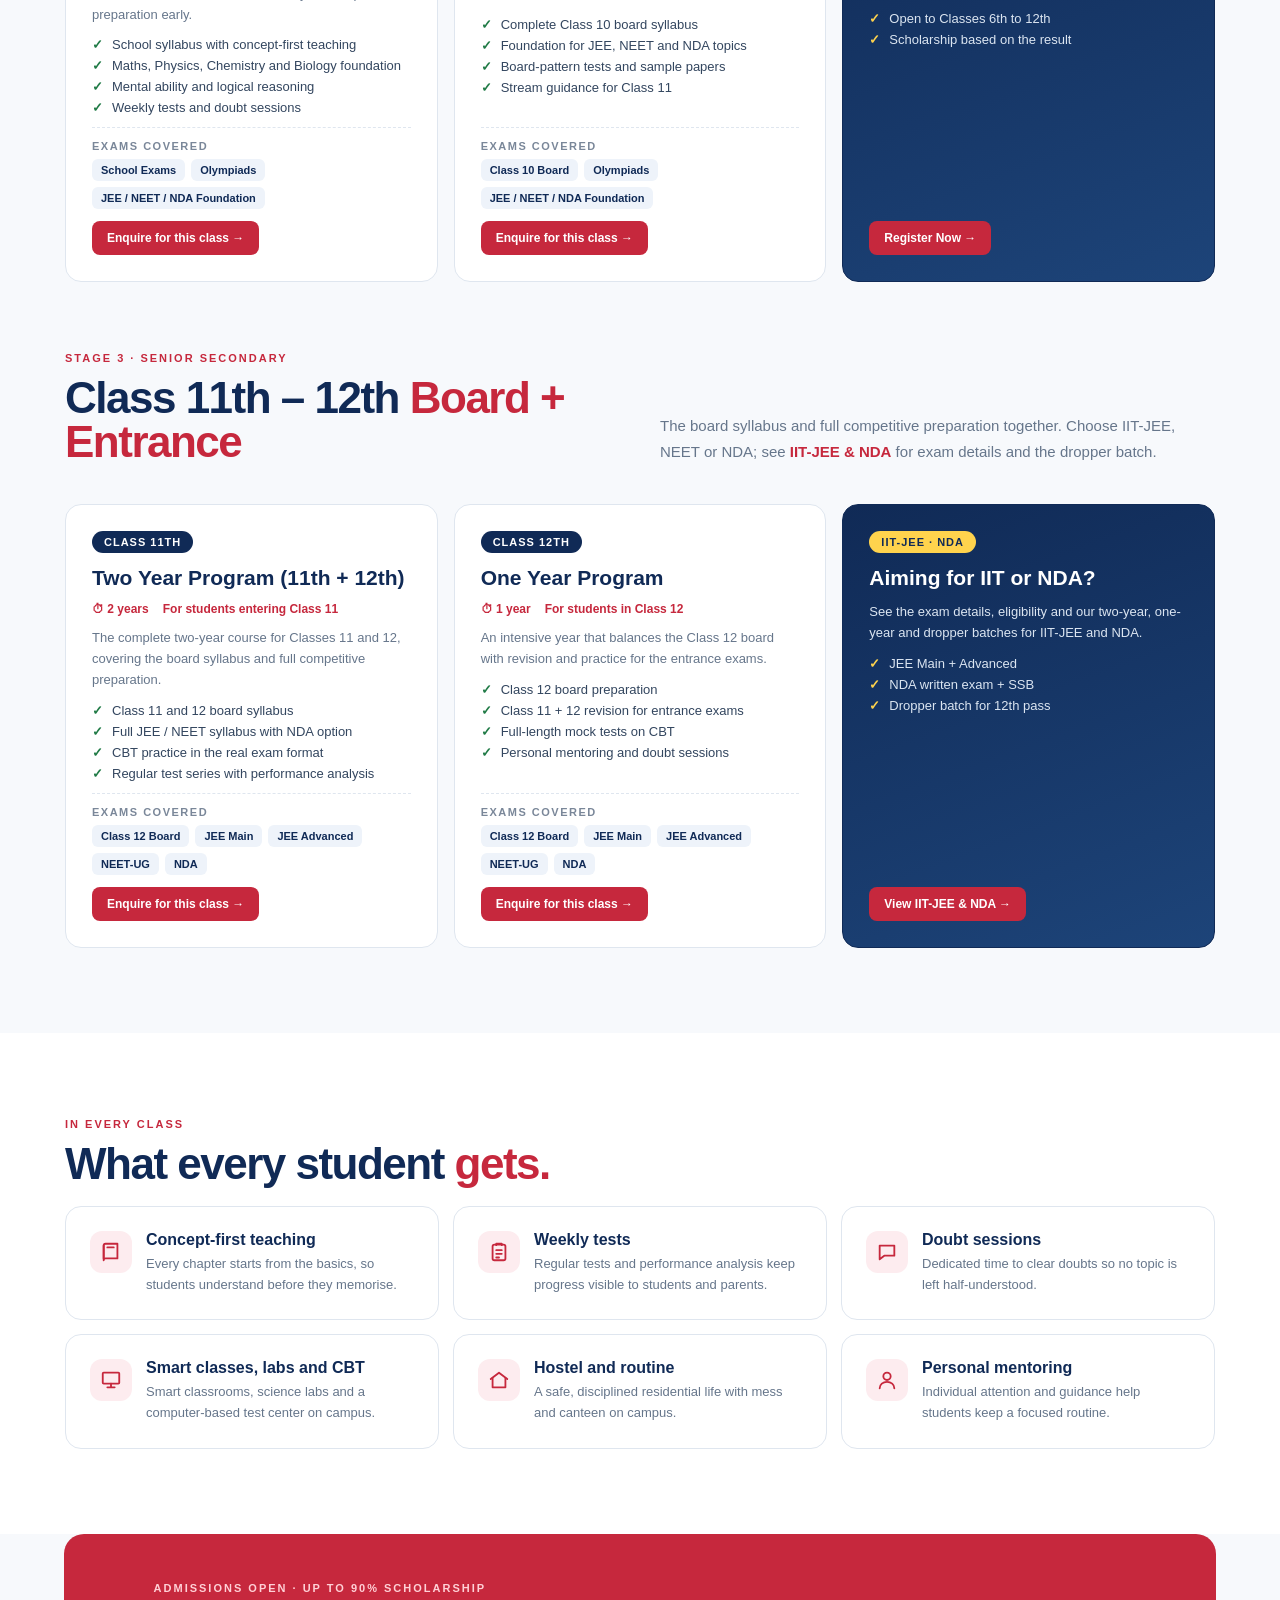
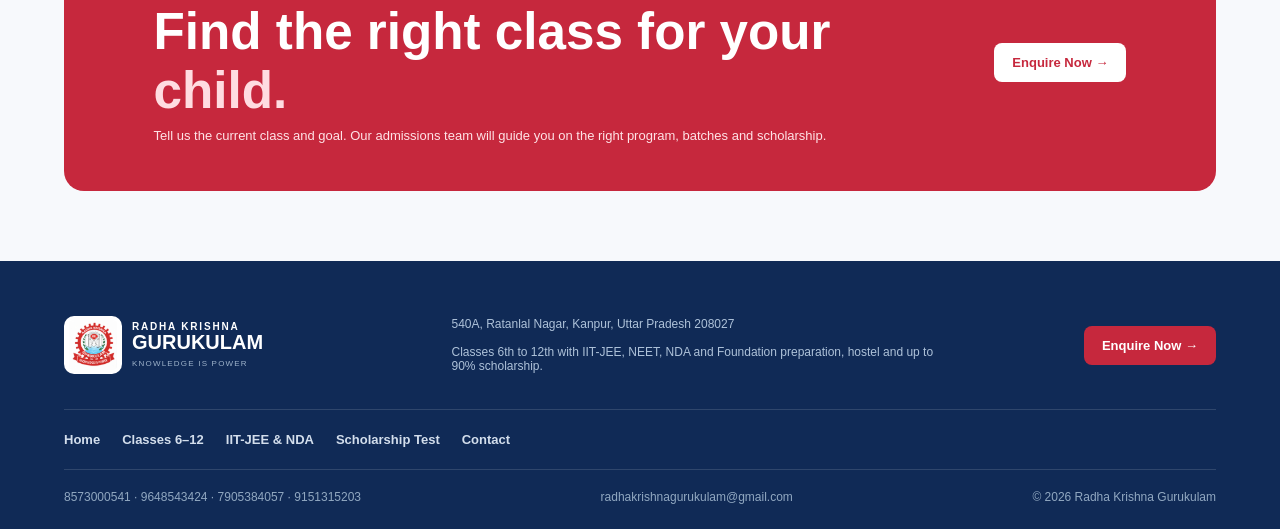
<file: classes.html>
<!DOCTYPE html>
<html lang="en-IN">
<head>
<meta charset="UTF-8">
<meta name="viewport" content="width=device-width, initial-scale=1.0">
<title>Classes 6th to 12th in Kanpur | Radha Krishna Gurukulam</title>
<meta name="description" content="Academic classes 6th to 12th at Radha Krishna Gurukulam, Kanpur: Pre-Foundation for 6th–8th, Foundation for 9th–10th and IIT-JEE / NEET / NDA programs for 11th–12th, with hostel and regular tests.">
<meta name="robots" content="index, follow, max-image-preview:large">
<meta name="theme-color" content="#102a56">
<link rel="canonical" href="https://radhakrishnagurukulam.in/classes.html">
<link rel="icon" type="image/png" sizes="32x32" href="assets/favicon-32.png">
<link rel="apple-touch-icon" href="assets/apple-touch-icon.png">
<meta property="og:type" content="website">
<meta property="og:site_name" content="Radha Krishna Gurukulam">
<meta property="og:locale" content="en_IN">
<meta property="og:url" content="https://radhakrishnagurukulam.in/classes.html">
<meta property="og:title" content="Classes 6th to 12th | Radha Krishna Gurukulam Kanpur">
<meta property="og:description" content="Academic classes 6th to 12th at Radha Krishna Gurukulam, Kanpur: Pre-Foundation for 6th–8th, Foundation for 9th–10th and IIT-JEE / NEET / NDA programs for 11th–12th, with hostel and regular tests.">
<meta property="og:image" content="https://radhakrishnagurukulam.in/assets/og-image.jpg">
<meta property="og:image:width" content="1200">
<meta property="og:image:height" content="630">
<meta name="twitter:card" content="summary_large_image">
<meta name="twitter:title" content="Classes 6th to 12th | Radha Krishna Gurukulam Kanpur">
<meta name="twitter:description" content="Academic classes 6th to 12th at Radha Krishna Gurukulam, Kanpur: Pre-Foundation for 6th–8th, Foundation for 9th–10th and IIT-JEE / NEET / NDA programs for 11th–12th, with hostel and regular tests.">
<meta name="twitter:image" content="https://radhakrishnagurukulam.in/assets/og-image.jpg">
<link rel="stylesheet" href="assets/css/site.css">
<script type="application/ld+json">
{
 "@context": "https://schema.org",
 "@type": "BreadcrumbList",
 "itemListElement": [
  {
   "@type": "ListItem",
   "position": 1,
   "name": "Home",
   "item": "https://radhakrishnagurukulam.in/"
  },
  {
   "@type": "ListItem",
   "position": 2,
   "name": "Classes 6th to 12th",
   "item": "https://radhakrishnagurukulam.in/classes.html"
  }
 ]
}
</script>
</head>
<body>

<div class="rkg-page">

<div class="rkg-top">
  <span>Admissions Open · Classes 6th to 12th &amp; Dropper</span>
  <span>
    <a href="tel:+918573000541">8573000541</a> &nbsp;|&nbsp;
    <a href="tel:+919648543424">9648543424</a> &nbsp;|&nbsp;
    <a href="tel:+917905384057">7905384057</a> &nbsp;|&nbsp;
    <a href="tel:+919151315203">9151315203</a>
  </span>
</div>

<nav class="rkg-nav">
  <a class="rkg-brand" href="./">
    <img src="assets/img/logo.jpg" width="619" height="645" alt="Radha Krishna Gurukulam Logo">
    <span>
      <b>RADHA KRISHNA</b>
      <strong>GURUKULAM</strong>
      <small>KNOWLEDGE IS POWER</small>
    </span>
  </a>
  <div class="rkg-links">
    <a href="./">Home</a>
    <div class="rkg-dd">
      <a href="classes.html" aria-current="page">Classes 6–12 ▾</a>
      <div class="rkg-dd-menu">
        <a href="classes.html#middle">Class 6th – 8th<small>Pre-Foundation Program</small></a>
        <a href="classes.html#secondary">Class 9th – 10th<small>One Year Foundation Program</small></a>
        <a href="classes.html#senior">Class 11th – 12th<small>Two Year / One Year Program</small></a>
      </div>
    </div>
    <div class="rkg-dd">
      <a href="iit-jee-nda.html">IIT-JEE &amp; NDA ▾</a>
      <div class="rkg-dd-menu">
        <a href="iit-jee-nda.html#iit-jee">IIT-JEE<small>JEE Main + Advanced</small></a>
        <a href="iit-jee-nda.html#nda">NDA<small>UPSC NDA written + SSB</small></a>
        <a href="iit-jee-nda.html#batches">Batches<small>2-year, 1-year and Dropper</small></a>
      </div>
    </div>
    <a href="scholarship-test.html">Scholarship Test</a>
    <a href="contact.html">Contact</a>
  </div>
  <a class="rkg-btn" href="contact.html">Enquire →</a>
  <button type="button" class="rkg-burger" id="rkg-burger" aria-label="Open menu" aria-expanded="false" aria-controls="rkg-mnav">
    <svg class="rkg-bars" viewBox="0 0 24 24" aria-hidden="true"><path d="M3 6h18v2H3zm0 5h18v2H3zm0 5h18v2H3z"/></svg>
    <svg class="rkg-x" viewBox="0 0 24 24" aria-hidden="true"><path d="M18.3 5.7 16.9 4.3 12 9.2 7.1 4.3 5.7 5.7 10.6 10.6 5.7 15.5l1.4 1.4 4.9-4.9 4.9 4.9 1.4-1.4-4.9-4.9z"/></svg>
  </button>
  <div class="rkg-mnav" id="rkg-mnav" hidden>
    <a href="./">Home</a>
    <details>
      <summary>Classes 6–12</summary>
      <div>
        <a href="classes.html">All Classes</a>
        <a href="classes.html#middle">Class 6th – 8th<small>Pre-Foundation Program</small></a>
        <a href="classes.html#secondary">Class 9th – 10th<small>One Year Foundation Program</small></a>
        <a href="classes.html#senior">Class 11th – 12th<small>Two Year / One Year Program</small></a>
      </div>
    </details>
    <details>
      <summary>IIT-JEE &amp; NDA</summary>
      <div>
        <a href="iit-jee-nda.html">Overview</a>
        <a href="iit-jee-nda.html#iit-jee">IIT-JEE<small>JEE Main + Advanced</small></a>
        <a href="iit-jee-nda.html#nda">NDA<small>UPSC NDA written + SSB</small></a>
        <a href="iit-jee-nda.html#batches">Batches<small>2-year, 1-year and Dropper</small></a>
      </div>
    </details>
    <a href="scholarship-test.html">Scholarship Test</a>
    <a href="contact.html">Contact</a>
    <a class="rkg-btn" href="contact.html">Enquire Now →</a>
    <a class="rkg-mnav-call" href="tel:+918573000541">Call 8573000541</a>
  </div>
</nav>

<main>
<header class="rkg-phero">
  <div class="rkg-phero-in">
    <div>
      <nav class="rkg-crumbs" aria-label="Breadcrumb"><a href="./">Home</a><span>Classes 6th to 12th</span></nav>
      <div class="rkg-label">CLASSES 6TH TO 12TH</div>
      <h1>Academic classes from <span>6th to 12th.</span></h1>
      <p class="rkg-lead">Regular schooling with concept-first teaching, an early foundation for competitive exams from Class 6, and full IIT-JEE, NEET and NDA preparation in Classes 11 and 12, all under one roof with hostel support.</p>
      <div class="rkg-actions"><a class="rkg-btn" href="contact.html">Enquire for Admission →</a><a class="rkg-ghost" href="scholarship-test.html">Take the Scholarship Test →</a></div>
      <div class="rkg-jump"><a href="#middle">Class 6th – 8th</a><a href="#secondary">Class 9th – 10th</a><a href="#senior">Class 11th – 12th</a></div>
    </div>
    <div class="rkg-pfacts">
      <div><strong>6th–12th</strong><span>Academic classes</span></div>
      <div><strong>3 stages</strong><span>Pre-Foundation · Foundation · Senior</span></div>
      <div><strong>90%</strong><span>Scholarship up to</span></div>
      <div><strong>Hostel</strong><span>Mess and canteen on campus</span></div>
    </div>
  </div>
</header>

<section class="rkg-section">
  <div class="rkg-group" id="middle">
    <div class="rkg-group-head">
      <div><div class="rkg-label">STAGE 1 · MIDDLE SCHOOL</div><h2 class="rkg-h2-sm">Class 6th – 8th <span>Pre-Foundation</span></h2></div>
      <p>Strong basics in Maths, Science and English at the age when habits form, with logical reasoning and Olympiad practice so students are ready for the Foundation years.</p>
    </div>
    <div class="rkg-courses">
      <article class="rkg-course" id="rkg-course-6">
        <span class="rkg-course-tag">CLASS 6TH</span>
        <h3>Pre-Foundation Program</h3>
        <div class="rkg-course-meta"><span>⏱ 1 year</span><span>For students in Class 6</span></div>
        <p>A smooth start to middle school with clear concepts, good study habits and lots of practice.</p>
        <ul><li>School syllabus with concept-first teaching</li><li>Maths and Science basics with activities</li><li>Reading, writing and English communication</li><li>Weekly tests and doubt sessions</li></ul>
        <div class="rkg-course-exams"><b>EXAMS COVERED</b><div class="rkg-chips"><span>School Exams</span><span>Olympiads</span></div></div>
        <a class="rkg-btn" href="contact.html?class=Class+6">Enquire for this class →</a>
      </article>
      <article class="rkg-course" id="rkg-course-7">
        <span class="rkg-course-tag">CLASS 7TH</span>
        <h3>Pre-Foundation Program</h3>
        <div class="rkg-course-meta"><span>⏱ 1 year</span><span>For students in Class 7</span></div>
        <p>Builds speed and accuracy in Maths and Science while keeping school studies on track.</p>
        <ul><li>School syllabus with concept-first teaching</li><li>Mental ability and logical reasoning</li><li>Olympiad-style practice questions</li><li>Regular tests with feedback</li></ul>
        <div class="rkg-course-exams"><b>EXAMS COVERED</b><div class="rkg-chips"><span>School Exams</span><span>Olympiads</span></div></div>
        <a class="rkg-btn" href="contact.html?class=Class+7">Enquire for this class →</a>
      </article>
      <article class="rkg-course" id="rkg-course-8">
        <span class="rkg-course-tag">CLASS 8TH</span>
        <h3>Pre-Foundation Program</h3>
        <div class="rkg-course-meta"><span>⏱ 1 year</span><span>For students in Class 8</span></div>
        <p>Prepares students for the Foundation years, with early exposure to competitive-exam style thinking.</p>
        <ul><li>School syllabus with concept-first teaching</li><li>Maths, Physics, Chemistry and Biology basics</li><li>Mental ability and reasoning</li><li>Olympiad and talent-exam practice</li></ul>
        <div class="rkg-course-exams"><b>EXAMS COVERED</b><div class="rkg-chips"><span>School Exams</span><span>Olympiads</span><span>Talent Exams</span></div></div>
        <a class="rkg-btn" href="contact.html?class=Class+8">Enquire for this class →</a>
      </article>
    </div>
  </div>

  <div class="rkg-group" id="secondary">
    <div class="rkg-group-head">
      <div><div class="rkg-label">STAGE 2 · SECONDARY</div><h2 class="rkg-h2-sm">Class 9th – 10th <span>Foundation</span></h2></div>
      <p>Board-ready schooling together with a strong base for IIT-JEE, NEET and NDA, so Classes 11 and 12 start with confidence.</p>
    </div>
    <div class="rkg-courses">
      <article class="rkg-course" id="rkg-course-9">
        <span class="rkg-course-tag">CLASS 9TH</span>
        <h3>One Year Foundation Program</h3>
        <div class="rkg-course-meta"><span>⏱ 1 year</span><span>For students in Class 9</span></div>
        <p>Builds strong basics in Maths and Science alongside school studies, so students are ready for competitive preparation early.</p>
        <ul><li>School syllabus with concept-first teaching</li><li>Maths, Physics, Chemistry and Biology foundation</li><li>Mental ability and logical reasoning</li><li>Weekly tests and doubt sessions</li></ul>
        <div class="rkg-course-exams"><b>EXAMS COVERED</b><div class="rkg-chips"><span>School Exams</span><span>Olympiads</span><span>JEE / NEET / NDA Foundation</span></div></div>
        <a class="rkg-btn" href="contact.html?class=Class+9">Enquire for this class →</a>
      </article>
      <article class="rkg-course" id="rkg-course-10">
        <span class="rkg-course-tag">CLASS 10TH</span>
        <h3>One Year Foundation Program</h3>
        <div class="rkg-course-meta"><span>⏱ 1 year</span><span>For students in Class 10</span></div>
        <p>Focused board preparation together with a strong base for IIT-JEE, NEET and NDA in Class 11 and 12.</p>
        <ul><li>Complete Class 10 board syllabus</li><li>Foundation for JEE, NEET and NDA topics</li><li>Board-pattern tests and sample papers</li><li>Stream guidance for Class 11</li></ul>
        <div class="rkg-course-exams"><b>EXAMS COVERED</b><div class="rkg-chips"><span>Class 10 Board</span><span>Olympiads</span><span>JEE / NEET / NDA Foundation</span></div></div>
        <a class="rkg-btn" href="contact.html?class=Class+10">Enquire for this class →</a>
      </article>
      <article class="rkg-course rkg-course-help">
        <span class="rkg-course-tag">SCHOLARSHIP TEST</span>
        <h3>Up to 90% scholarship</h3>
        <p>Take our Scholarship Test (Talent Search Exam). Register in 2 minutes and our team will call you with the date and venue.</p>
        <ul><li>Open to Classes 6th to 12th</li><li>Scholarship based on the result</li></ul>
        <div class="rkg-course-help-actions"><a class="rkg-btn" href="scholarship-test.html">Register Now →</a></div>
      </article>
    </div>
  </div>

  <div class="rkg-group" id="senior">
    <div class="rkg-group-head">
      <div><div class="rkg-label">STAGE 3 · SENIOR SECONDARY</div><h2 class="rkg-h2-sm">Class 11th – 12th <span>Board + Entrance</span></h2></div>
      <p>The board syllabus and full competitive preparation together. Choose IIT-JEE, NEET or NDA; see <a href="iit-jee-nda.html" style="color:#c6283d;font-weight:800">IIT-JEE &amp; NDA</a> for exam details and the dropper batch.</p>
    </div>
    <div class="rkg-courses">
      <article class="rkg-course" id="rkg-course-11">
        <span class="rkg-course-tag">CLASS 11TH</span>
        <h3>Two Year Program (11th + 12th)</h3>
        <div class="rkg-course-meta"><span>⏱ 2 years</span><span>For students entering Class 11</span></div>
        <p>The complete two-year course for Classes 11 and 12, covering the board syllabus and full competitive preparation.</p>
        <ul><li>Class 11 and 12 board syllabus</li><li>Full JEE / NEET syllabus with NDA option</li><li>CBT practice in the real exam format</li><li>Regular test series with performance analysis</li></ul>
        <div class="rkg-course-exams"><b>EXAMS COVERED</b><div class="rkg-chips"><span>Class 12 Board</span><span>JEE Main</span><span>JEE Advanced</span><span>NEET-UG</span><span>NDA</span></div></div>
        <a class="rkg-btn" href="contact.html?class=Class+11">Enquire for this class →</a>
      </article>
      <article class="rkg-course" id="rkg-course-12">
        <span class="rkg-course-tag">CLASS 12TH</span>
        <h3>One Year Program</h3>
        <div class="rkg-course-meta"><span>⏱ 1 year</span><span>For students in Class 12</span></div>
        <p>An intensive year that balances the Class 12 board with revision and practice for the entrance exams.</p>
        <ul><li>Class 12 board preparation</li><li>Class 11 + 12 revision for entrance exams</li><li>Full-length mock tests on CBT</li><li>Personal mentoring and doubt sessions</li></ul>
        <div class="rkg-course-exams"><b>EXAMS COVERED</b><div class="rkg-chips"><span>Class 12 Board</span><span>JEE Main</span><span>JEE Advanced</span><span>NEET-UG</span><span>NDA</span></div></div>
        <a class="rkg-btn" href="contact.html?class=Class+12">Enquire for this class →</a>
      </article>
      <article class="rkg-course rkg-course-help">
        <span class="rkg-course-tag">IIT-JEE · NDA</span>
        <h3>Aiming for IIT or NDA?</h3>
        <p>See the exam details, eligibility and our two-year, one-year and dropper batches for IIT-JEE and NDA.</p>
        <ul><li>JEE Main + Advanced</li><li>NDA written exam + SSB</li><li>Dropper batch for 12th pass</li></ul>
        <div class="rkg-course-help-actions"><a class="rkg-btn" href="iit-jee-nda.html">View IIT-JEE &amp; NDA →</a></div>
      </article>
    </div>
  </div>
</section>

<section class="rkg-band">
  <div class="rkg-section">
    <div class="rkg-label">IN EVERY CLASS</div>
    <h2 class="rkg-h2-sm">What every student <span>gets.</span></h2>
    <div class="rkg-features">
      <article class="rkg-feature"><svg viewBox="0 0 24 24" aria-hidden="true"><path d="M4 5a2 2 0 0 1 2-2h13v16H6a2 2 0 0 0-2 2z"/><path d="M4 19V5M8 7h7"/></svg><div><h3>Concept-first teaching</h3><p>Every chapter starts from the basics, so students understand before they memorise.</p></div></article>
      <article class="rkg-feature"><svg viewBox="0 0 24 24" aria-hidden="true"><rect x="5" y="4" width="14" height="17" rx="2"/><path d="M9 4.5V3h6v1.5M9 10h6M9 14h6M9 18h3"/></svg><div><h3>Weekly tests</h3><p>Regular tests and performance analysis keep progress visible to students and parents.</p></div></article>
      <article class="rkg-feature"><svg viewBox="0 0 24 24" aria-hidden="true"><path d="M4 5h16v11H9l-5 4z"/></svg><div><h3>Doubt sessions</h3><p>Dedicated time to clear doubts so no topic is left half-understood.</p></div></article>
      <article class="rkg-feature"><svg viewBox="0 0 24 24" aria-hidden="true"><rect x="3" y="4" width="18" height="12" rx="1"/><path d="M8 20h8M12 16v4"/></svg><div><h3>Smart classes, labs and CBT</h3><p>Smart classrooms, science labs and a computer-based test center on campus.</p></div></article>
      <article class="rkg-feature"><svg viewBox="0 0 24 24" aria-hidden="true"><path d="M3 11 12 4l9 7"/><path d="M5 10v10h14V10"/></svg><div><h3>Hostel and routine</h3><p>A safe, disciplined residential life with mess and canteen on campus.</p></div></article>
      <article class="rkg-feature"><svg viewBox="0 0 24 24" aria-hidden="true"><circle cx="12" cy="8" r="4"/><path d="M4 21c0-4 3.6-7 8-7s8 3 8 7"/></svg><div><h3>Personal mentoring</h3><p>Individual attention and guidance help students keep a focused routine.</p></div></article>
    </div>
  </div>
</section>

<section class="rkg-cta">
  <div>
    <div class="rkg-label" style="color:#ffd0d6">ADMISSIONS OPEN · UP TO 90% SCHOLARSHIP</div>
    <h2>Find the right class for your <em>child.</em></h2>
    <p>Tell us the current class and goal. Our admissions team will guide you on the right program, batches and scholarship.</p>
  </div>
  <a class="rkg-btn" href="contact.html">Enquire Now →</a>
</section>

</main>

<footer class="rkg-footer">
  <div class="rkg-footer-top">
    <a class="rkg-brand" href="./">
      <img src="assets/img/logo.jpg" width="619" height="645" alt="Radha Krishna Gurukulam Logo">
      <span><b>RADHA KRISHNA</b><strong>GURUKULAM</strong><small>KNOWLEDGE IS POWER</small></span>
    </a>
    <p>540A, Ratanlal Nagar, Kanpur, Uttar Pradesh 208027<br><br>Classes 6th to 12th with IIT-JEE, NEET, NDA and Foundation preparation, hostel and up to 90% scholarship.</p>
    <a class="rkg-btn" href="contact.html">Enquire Now →</a>
  </div>
  <div class="rkg-footer-links">
    <a href="./">Home</a><a href="classes.html">Classes 6–12</a><a href="iit-jee-nda.html">IIT-JEE &amp; NDA</a><a href="scholarship-test.html">Scholarship Test</a><a href="contact.html">Contact</a>
  </div>
  <div class="rkg-footer-bottom">
    <span><a href="tel:+918573000541">8573000541</a> · <a href="tel:+919648543424">9648543424</a> · <a href="tel:+917905384057">7905384057</a> · <a href="tel:+919151315203">9151315203</a></span>
    <span><a href="mailto:radhakrishnagurukulam@gmail.com">radhakrishnagurukulam@gmail.com</a></span>
    <span>© 2026 Radha Krishna Gurukulam</span>
  </div>
</footer>
</div>
<script src="assets/js/site.js"></script>
</body>
</html>
</file>
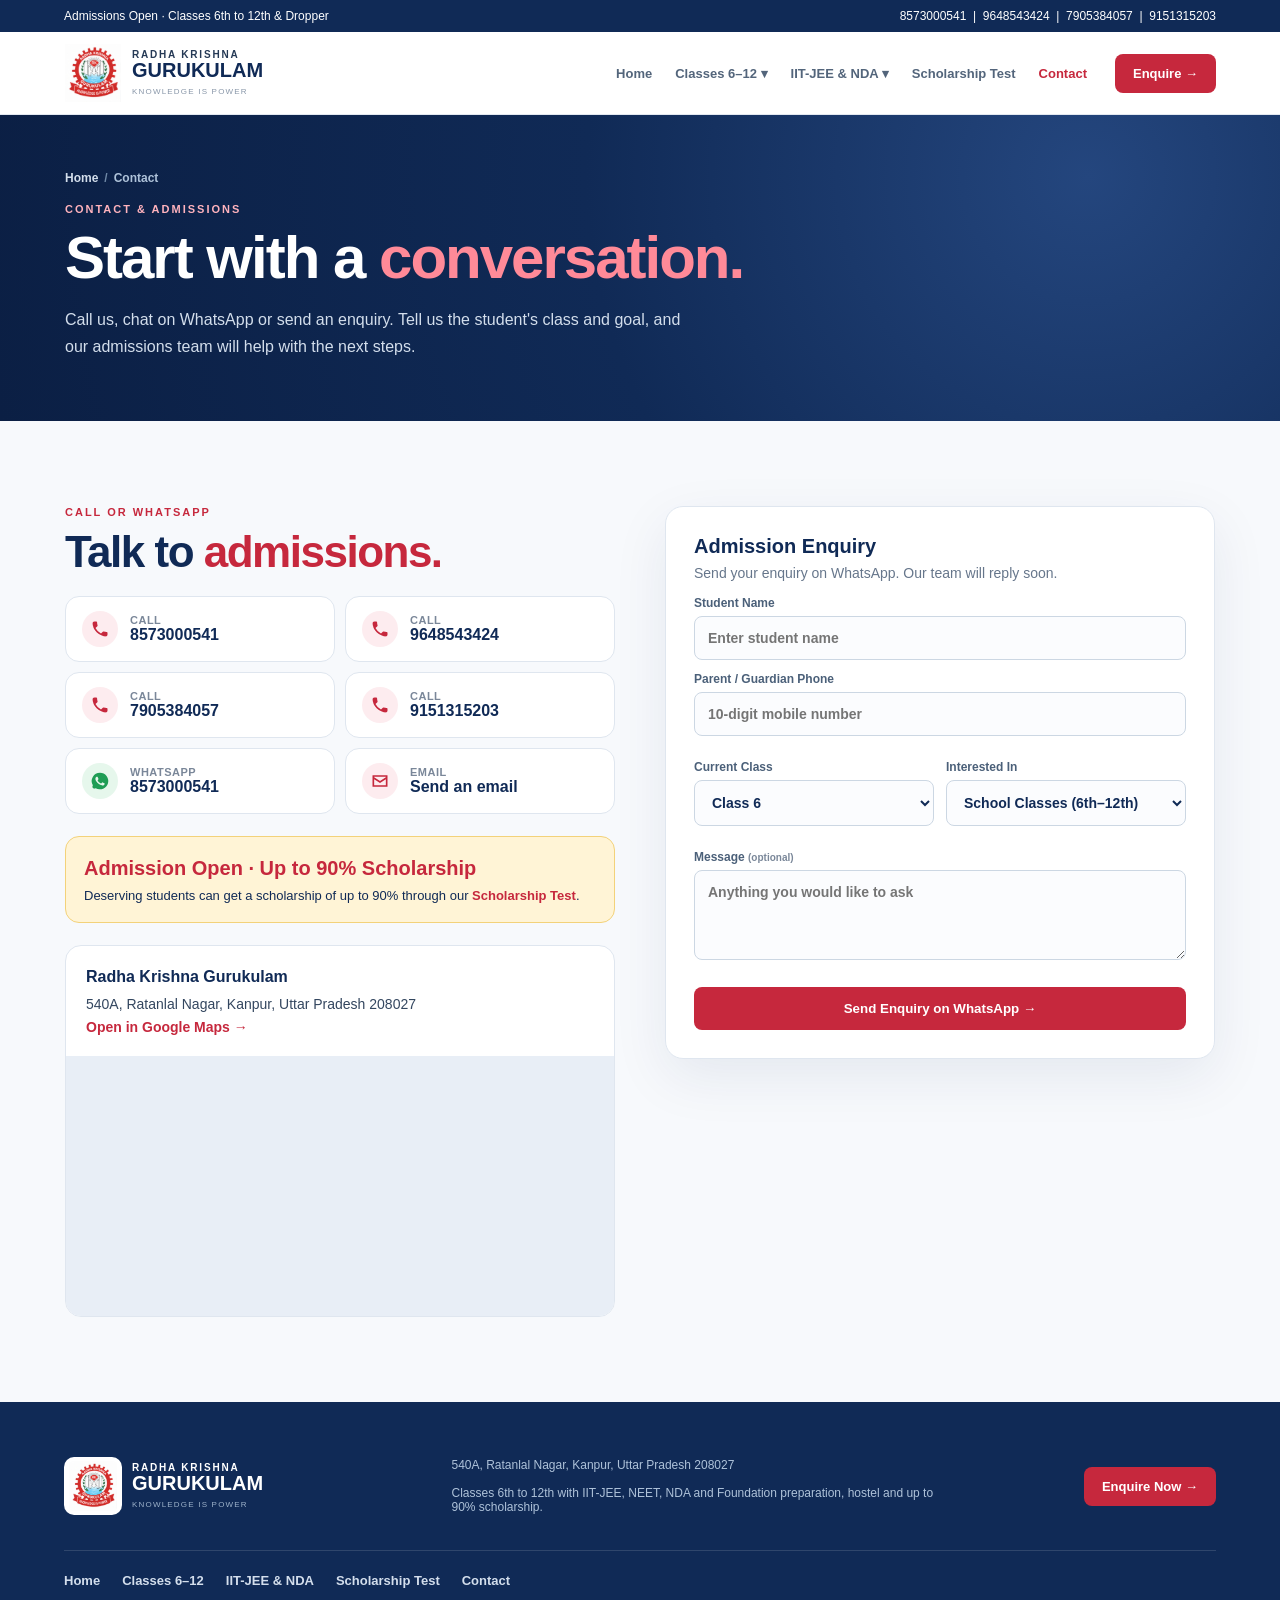
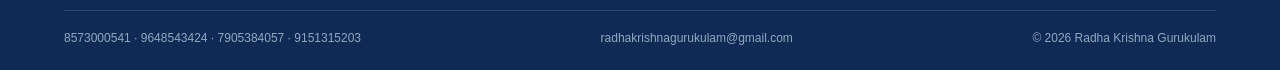
<file: contact.html>
<!DOCTYPE html>
<html lang="en-IN">
<head>
<meta charset="UTF-8">
<meta name="viewport" content="width=device-width, initial-scale=1.0">
<title>Contact &amp; Admissions | Radha Krishna Gurukulam Kanpur</title>
<meta name="description" content="Contact Radha Krishna Gurukulam, 540A Ratanlal Nagar, Kanpur 208027. Call 8573000541, 9648543424, 7905384057 or 9151315203, or send an admission enquiry for Classes 6th to 12th, IIT-JEE, NEET and NDA.">
<meta name="robots" content="index, follow, max-image-preview:large">
<meta name="theme-color" content="#102a56">
<link rel="canonical" href="https://radhakrishnagurukulam.in/contact.html">
<link rel="icon" type="image/png" sizes="32x32" href="assets/favicon-32.png">
<link rel="apple-touch-icon" href="assets/apple-touch-icon.png">
<meta property="og:type" content="website">
<meta property="og:site_name" content="Radha Krishna Gurukulam">
<meta property="og:locale" content="en_IN">
<meta property="og:url" content="https://radhakrishnagurukulam.in/contact.html">
<meta property="og:title" content="Contact &amp; Admissions | Radha Krishna Gurukulam Kanpur">
<meta property="og:description" content="Contact Radha Krishna Gurukulam, 540A Ratanlal Nagar, Kanpur 208027. Call 8573000541, 9648543424, 7905384057 or 9151315203, or send an admission enquiry for Classes 6th to 12th, IIT-JEE, NEET and NDA.">
<meta property="og:image" content="https://radhakrishnagurukulam.in/assets/og-image.jpg">
<meta property="og:image:width" content="1200">
<meta property="og:image:height" content="630">
<meta name="twitter:card" content="summary_large_image">
<meta name="twitter:title" content="Contact &amp; Admissions | Radha Krishna Gurukulam Kanpur">
<meta name="twitter:description" content="Contact Radha Krishna Gurukulam, 540A Ratanlal Nagar, Kanpur 208027. Call 8573000541, 9648543424, 7905384057 or 9151315203, or send an admission enquiry for Classes 6th to 12th, IIT-JEE, NEET and NDA.">
<meta name="twitter:image" content="https://radhakrishnagurukulam.in/assets/og-image.jpg">
<link rel="stylesheet" href="assets/css/site.css">
<script type="application/ld+json">
{
 "@context": "https://schema.org",
 "@type": "BreadcrumbList",
 "itemListElement": [
  {
   "@type": "ListItem",
   "position": 1,
   "name": "Home",
   "item": "https://radhakrishnagurukulam.in/"
  },
  {
   "@type": "ListItem",
   "position": 2,
   "name": "Contact",
   "item": "https://radhakrishnagurukulam.in/contact.html"
  }
 ]
}
</script>
</head>
<body>

<div class="rkg-page">

<div class="rkg-top">
  <span>Admissions Open · Classes 6th to 12th &amp; Dropper</span>
  <span>
    <a href="tel:+918573000541">8573000541</a> &nbsp;|&nbsp;
    <a href="tel:+919648543424">9648543424</a> &nbsp;|&nbsp;
    <a href="tel:+917905384057">7905384057</a> &nbsp;|&nbsp;
    <a href="tel:+919151315203">9151315203</a>
  </span>
</div>

<nav class="rkg-nav">
  <a class="rkg-brand" href="./">
    <img src="assets/img/logo.jpg" width="619" height="645" alt="Radha Krishna Gurukulam Logo">
    <span>
      <b>RADHA KRISHNA</b>
      <strong>GURUKULAM</strong>
      <small>KNOWLEDGE IS POWER</small>
    </span>
  </a>
  <div class="rkg-links">
    <a href="./">Home</a>
    <div class="rkg-dd">
      <a href="classes.html">Classes 6–12 ▾</a>
      <div class="rkg-dd-menu">
        <a href="classes.html#middle">Class 6th – 8th<small>Pre-Foundation Program</small></a>
        <a href="classes.html#secondary">Class 9th – 10th<small>One Year Foundation Program</small></a>
        <a href="classes.html#senior">Class 11th – 12th<small>Two Year / One Year Program</small></a>
      </div>
    </div>
    <div class="rkg-dd">
      <a href="iit-jee-nda.html">IIT-JEE &amp; NDA ▾</a>
      <div class="rkg-dd-menu">
        <a href="iit-jee-nda.html#iit-jee">IIT-JEE<small>JEE Main + Advanced</small></a>
        <a href="iit-jee-nda.html#nda">NDA<small>UPSC NDA written + SSB</small></a>
        <a href="iit-jee-nda.html#batches">Batches<small>2-year, 1-year and Dropper</small></a>
      </div>
    </div>
    <a href="scholarship-test.html">Scholarship Test</a>
    <a href="contact.html" aria-current="page">Contact</a>
  </div>
  <a class="rkg-btn" href="contact.html">Enquire →</a>
  <button type="button" class="rkg-burger" id="rkg-burger" aria-label="Open menu" aria-expanded="false" aria-controls="rkg-mnav">
    <svg class="rkg-bars" viewBox="0 0 24 24" aria-hidden="true"><path d="M3 6h18v2H3zm0 5h18v2H3zm0 5h18v2H3z"/></svg>
    <svg class="rkg-x" viewBox="0 0 24 24" aria-hidden="true"><path d="M18.3 5.7 16.9 4.3 12 9.2 7.1 4.3 5.7 5.7 10.6 10.6 5.7 15.5l1.4 1.4 4.9-4.9 4.9 4.9 1.4-1.4-4.9-4.9z"/></svg>
  </button>
  <div class="rkg-mnav" id="rkg-mnav" hidden>
    <a href="./">Home</a>
    <details>
      <summary>Classes 6–12</summary>
      <div>
        <a href="classes.html">All Classes</a>
        <a href="classes.html#middle">Class 6th – 8th<small>Pre-Foundation Program</small></a>
        <a href="classes.html#secondary">Class 9th – 10th<small>One Year Foundation Program</small></a>
        <a href="classes.html#senior">Class 11th – 12th<small>Two Year / One Year Program</small></a>
      </div>
    </details>
    <details>
      <summary>IIT-JEE &amp; NDA</summary>
      <div>
        <a href="iit-jee-nda.html">Overview</a>
        <a href="iit-jee-nda.html#iit-jee">IIT-JEE<small>JEE Main + Advanced</small></a>
        <a href="iit-jee-nda.html#nda">NDA<small>UPSC NDA written + SSB</small></a>
        <a href="iit-jee-nda.html#batches">Batches<small>2-year, 1-year and Dropper</small></a>
      </div>
    </details>
    <a href="scholarship-test.html">Scholarship Test</a>
    <a href="contact.html" aria-current="page">Contact</a>
    <a class="rkg-btn" href="contact.html">Enquire Now →</a>
    <a class="rkg-mnav-call" href="tel:+918573000541">Call 8573000541</a>
  </div>
</nav>

<main>
<header class="rkg-phero">
  <div class="rkg-phero-in rkg-solo">
    <div>
      <nav class="rkg-crumbs" aria-label="Breadcrumb"><a href="./">Home</a><span>Contact</span></nav>
      <div class="rkg-label">CONTACT &amp; ADMISSIONS</div>
      <h1>Start with a <span>conversation.</span></h1>
      <p class="rkg-lead">Call us, chat on WhatsApp or send an enquiry. Tell us the student's class and goal, and our admissions team will help with the next steps.</p>
    </div>
  </div>
</header>

<section class="rkg-section">
  <div class="rkg-split">
    <div>
      <div class="rkg-label">CALL OR WHATSAPP</div>
      <h2 class="rkg-h2-sm">Talk to <span>admissions.</span></h2>
      <div class="rkg-calls">
        <a class="rkg-call" href="tel:+918573000541"><svg viewBox="0 0 24 24" aria-hidden="true"><path d="M6.6 10.8a15.1 15.1 0 0 0 6.6 6.6l2.2-2.2a1 1 0 0 1 1-.25 11.4 11.4 0 0 0 3.6.57 1 1 0 0 1 1 1V20a1 1 0 0 1-1 1A17 17 0 0 1 3 4a1 1 0 0 1 1-1h3.5a1 1 0 0 1 1 1c0 1.25.2 2.45.57 3.57a1 1 0 0 1-.25 1z"/></svg><span><small>CALL</small>8573000541</span></a>
        <a class="rkg-call" href="tel:+919648543424"><svg viewBox="0 0 24 24" aria-hidden="true"><path d="M6.6 10.8a15.1 15.1 0 0 0 6.6 6.6l2.2-2.2a1 1 0 0 1 1-.25 11.4 11.4 0 0 0 3.6.57 1 1 0 0 1 1 1V20a1 1 0 0 1-1 1A17 17 0 0 1 3 4a1 1 0 0 1 1-1h3.5a1 1 0 0 1 1 1c0 1.25.2 2.45.57 3.57a1 1 0 0 1-.25 1z"/></svg><span><small>CALL</small>9648543424</span></a>
        <a class="rkg-call" href="tel:+917905384057"><svg viewBox="0 0 24 24" aria-hidden="true"><path d="M6.6 10.8a15.1 15.1 0 0 0 6.6 6.6l2.2-2.2a1 1 0 0 1 1-.25 11.4 11.4 0 0 0 3.6.57 1 1 0 0 1 1 1V20a1 1 0 0 1-1 1A17 17 0 0 1 3 4a1 1 0 0 1 1-1h3.5a1 1 0 0 1 1 1c0 1.25.2 2.45.57 3.57a1 1 0 0 1-.25 1z"/></svg><span><small>CALL</small>7905384057</span></a>
        <a class="rkg-call" href="tel:+919151315203"><svg viewBox="0 0 24 24" aria-hidden="true"><path d="M6.6 10.8a15.1 15.1 0 0 0 6.6 6.6l2.2-2.2a1 1 0 0 1 1-.25 11.4 11.4 0 0 0 3.6.57 1 1 0 0 1 1 1V20a1 1 0 0 1-1 1A17 17 0 0 1 3 4a1 1 0 0 1 1-1h3.5a1 1 0 0 1 1 1c0 1.25.2 2.45.57 3.57a1 1 0 0 1-.25 1z"/></svg><span><small>CALL</small>9151315203</span></a>
        <a class="rkg-call rkg-call-wa" href="https://wa.me/918573000541" target="_blank" rel="noopener"><svg viewBox="0 0 24 24" aria-hidden="true"><path d="M12 2a10 10 0 0 0-8.6 15.1L2 22l5-1.3A10 10 0 1 0 12 2zm5.3 14.1c-.2.6-1.3 1.2-1.8 1.2-.5.1-1 .1-3.3-.8-2.8-1.1-4.5-3.9-4.6-4.1-.1-.2-1.1-1.5-1.1-2.9s.7-2 1-2.3c.2-.3.5-.3.7-.3h.5c.2 0 .4 0 .6.5l.8 2c.1.2.1.4 0 .5l-.4.6-.4.4c-.1.2-.3.3-.1.6.2.3.7 1.2 1.6 2 1.1 1 2 1.3 2.3 1.4.3.1.5.1.6-.1l.9-1c.2-.3.4-.2.6-.1l1.9.9c.3.1.5.2.5.3.1.2.1.7-.2 1.2z"/></svg><span><small>WHATSAPP</small>8573000541</span></a>
        <a class="rkg-call" href="mailto:radhakrishnagurukulam@gmail.com"><svg viewBox="0 0 24 24" aria-hidden="true"><path d="M3 5h18v14H3zm2 2v.5l7 4.5 7-4.5V7zm14 3-7 4.5L5 10v7h14z"/></svg><span><small>EMAIL</small>Send an email</span></a>
      </div>
      <div class="rkg-scholar"><strong>Admission Open · Up to 90% Scholarship</strong>Deserving students can get a scholarship of up to 90% through our <a href="scholarship-test.html" style="color:#c6283d;font-weight:800">Scholarship Test</a>.</div>
      <div class="rkg-addr">
        <div><strong>Radha Krishna Gurukulam</strong>540A, Ratanlal Nagar, Kanpur, Uttar Pradesh 208027<br><a href="https://www.google.com/maps/search/?api=1&amp;query=540A%2C+Ratanlal+Nagar%2C+Kanpur%2C+Uttar+Pradesh+208027" target="_blank" rel="noopener">Open in Google Maps →</a></div>
        <iframe title="Map: Radha Krishna Gurukulam, Ratanlal Nagar, Kanpur" src="https://maps.google.com/maps?q=540A%2C%20Ratanlal%20Nagar%2C%20Kanpur%2C%20Uttar%20Pradesh%20208027&amp;output=embed" loading="lazy" referrerpolicy="no-referrer-when-downgrade"></iframe>
      </div>
    </div>

    <div class="rkg-split-form" id="enquiry" style="scroll-margin-top:100px">
      <form class="rkg-form" id="rkg-enquiry" style="background:#fff">
        <h3 style="font-size:20px;margin-bottom:4px">Admission Enquiry</h3>
        <p class="rkg-tse-sub" style="margin:0 0 4px">Send your enquiry on WhatsApp. Our team will reply soon.</p>
        <label>Student Name<input id="rkg-name" required maxlength="80" autocomplete="name" placeholder="Enter student name"></label>
        <label>Parent / Guardian Phone<input id="rkg-phone" type="tel" required inputmode="numeric" pattern="[6-9][0-9]{9}" maxlength="10" title="Enter a 10-digit mobile number" autocomplete="tel" placeholder="10-digit mobile number"></label>
        <div class="rkg-two">
          <label>Current Class<select id="rkg-class"><option>Class 6</option><option>Class 7</option><option>Class 8</option><option>Class 9</option><option>Class 10</option><option>Class 11</option><option>Class 12</option><option>12th Pass / Drop Year</option></select></label>
          <label>Interested In<select id="rkg-path"><option>School Classes (6th–12th)</option><option>IIT-JEE</option><option>NEET</option><option>NDA</option><option>Foundation</option><option>Scholarship Test</option><option>Hostel</option></select></label>
        </div>
        <label>Message <small>(optional)</small><textarea id="rkg-msg" maxlength="400" placeholder="Anything you would like to ask"></textarea></label>
        <button type="submit">Send Enquiry on WhatsApp →</button>
        <p class="rkg-form-ok" id="rkg-form-ok" role="status">WhatsApp has opened with your enquiry. Tap send there to reach us. If it did not open, <a id="rkg-form-wa" href="https://wa.me/918573000541" target="_blank" rel="noopener">tap here</a>.</p>
      </form>
    </div>
  </div>
</section>
</main>

<footer class="rkg-footer">
  <div class="rkg-footer-top">
    <a class="rkg-brand" href="./">
      <img src="assets/img/logo.jpg" width="619" height="645" alt="Radha Krishna Gurukulam Logo">
      <span><b>RADHA KRISHNA</b><strong>GURUKULAM</strong><small>KNOWLEDGE IS POWER</small></span>
    </a>
    <p>540A, Ratanlal Nagar, Kanpur, Uttar Pradesh 208027<br><br>Classes 6th to 12th with IIT-JEE, NEET, NDA and Foundation preparation, hostel and up to 90% scholarship.</p>
    <a class="rkg-btn" href="contact.html">Enquire Now →</a>
  </div>
  <div class="rkg-footer-links">
    <a href="./">Home</a><a href="classes.html">Classes 6–12</a><a href="iit-jee-nda.html">IIT-JEE &amp; NDA</a><a href="scholarship-test.html">Scholarship Test</a><a href="contact.html">Contact</a>
  </div>
  <div class="rkg-footer-bottom">
    <span><a href="tel:+918573000541">8573000541</a> · <a href="tel:+919648543424">9648543424</a> · <a href="tel:+917905384057">7905384057</a> · <a href="tel:+919151315203">9151315203</a></span>
    <span><a href="mailto:radhakrishnagurukulam@gmail.com">radhakrishnagurukulam@gmail.com</a></span>
    <span>© 2026 Radha Krishna Gurukulam</span>
  </div>
</footer>
</div>
<script src="assets/js/site.js"></script>
<script>
(function(){
  var f=document.getElementById('rkg-enquiry');
  var q=new URLSearchParams(location.search);
  function pick(id,v){var s=document.getElementById(id);if(!v||!s)return;for(var i=0;i<s.options.length;i++)if(s.options[i].text===v){s.selectedIndex=i;return}}
  pick('rkg-class',q.get('class'));pick('rkg-path',q.get('course'));
  f.addEventListener('submit',function(e){
    e.preventDefault();
    var v=function(id){return document.getElementById(id).value.trim()};
    var text='Admission enquiry - Radha Krishna Gurukulam\nStudent: '+v('rkg-name')+'\nParent phone: '+v('rkg-phone')+
      '\nClass: '+v('rkg-class')+'\nInterested in: '+v('rkg-path')+(v('rkg-msg')?'\nMessage: '+v('rkg-msg'):'');
    var url='https://wa.me/918573000541?text='+encodeURIComponent(text);
    document.getElementById('rkg-form-wa').href=url;
    document.getElementById('rkg-form-ok').classList.add('is-on');
    window.open(url,'_blank');
  });
})();
</script>
</body>
</html>
</file>
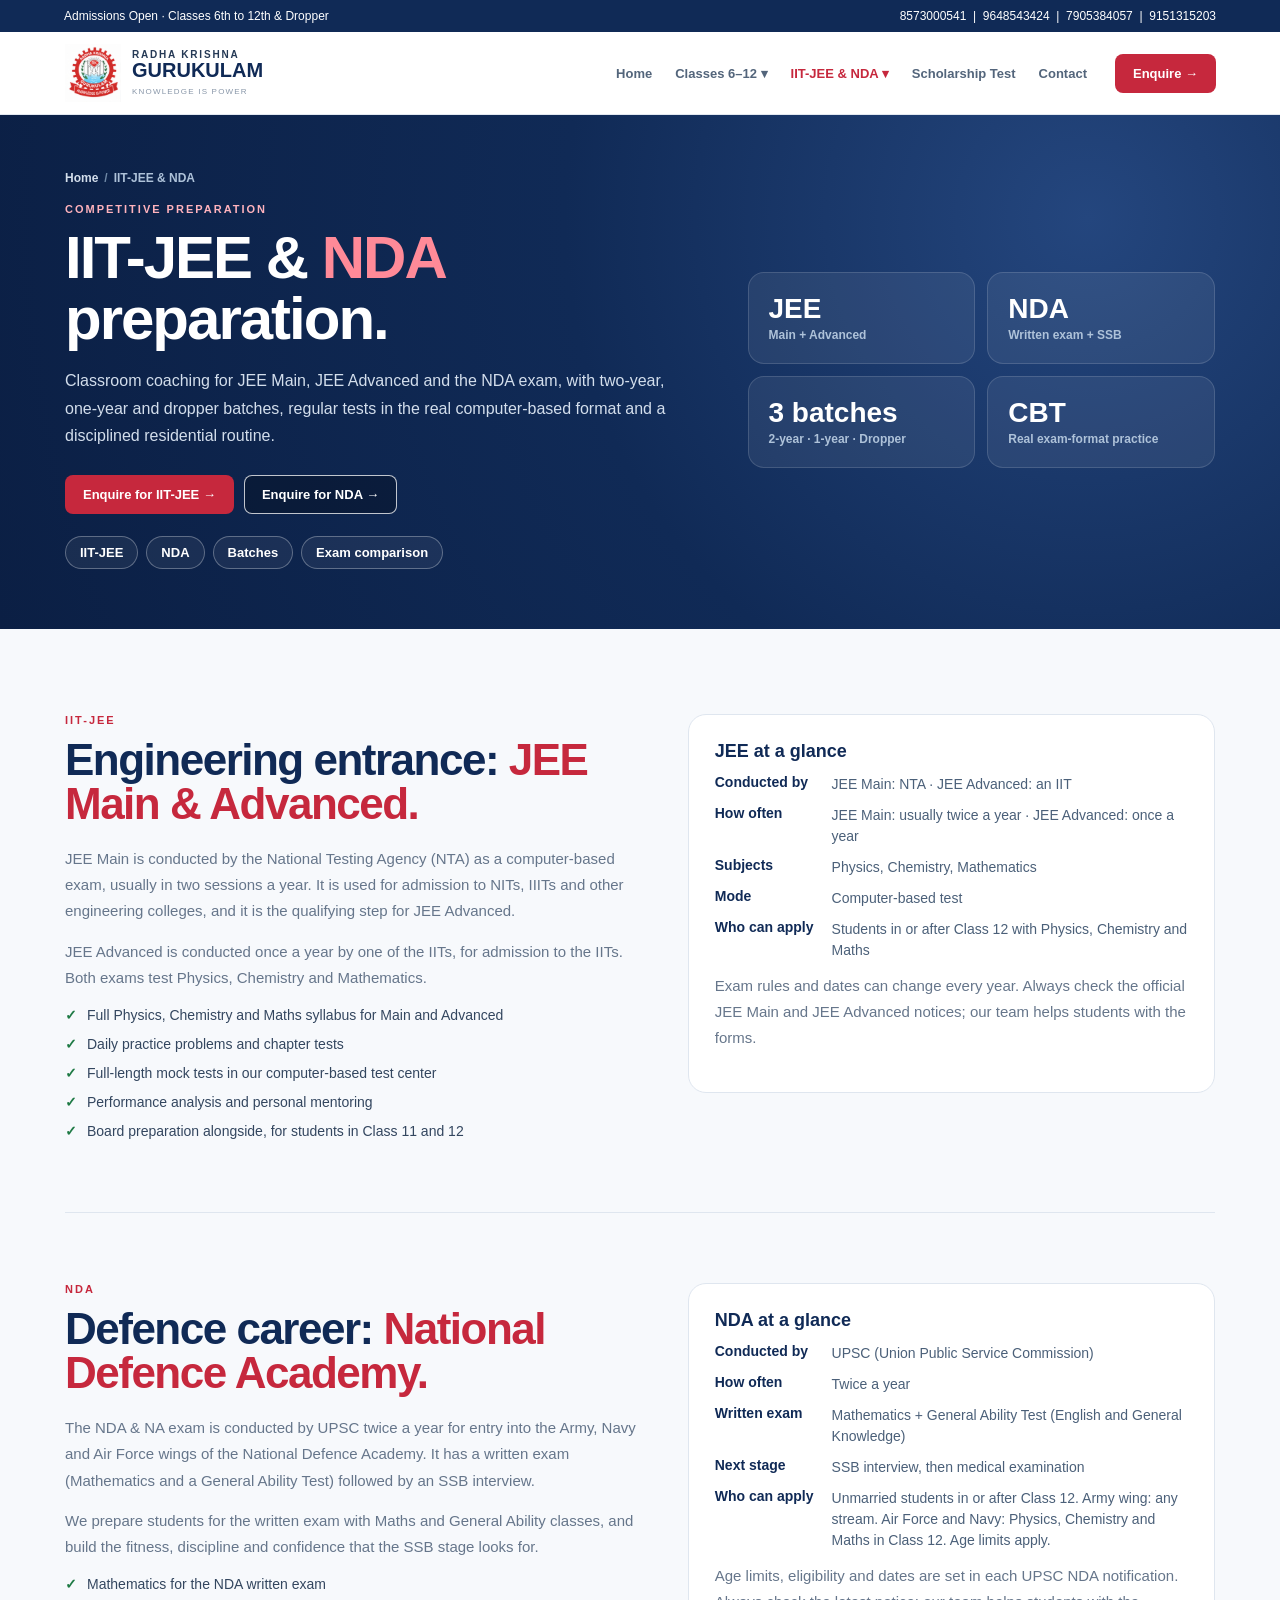
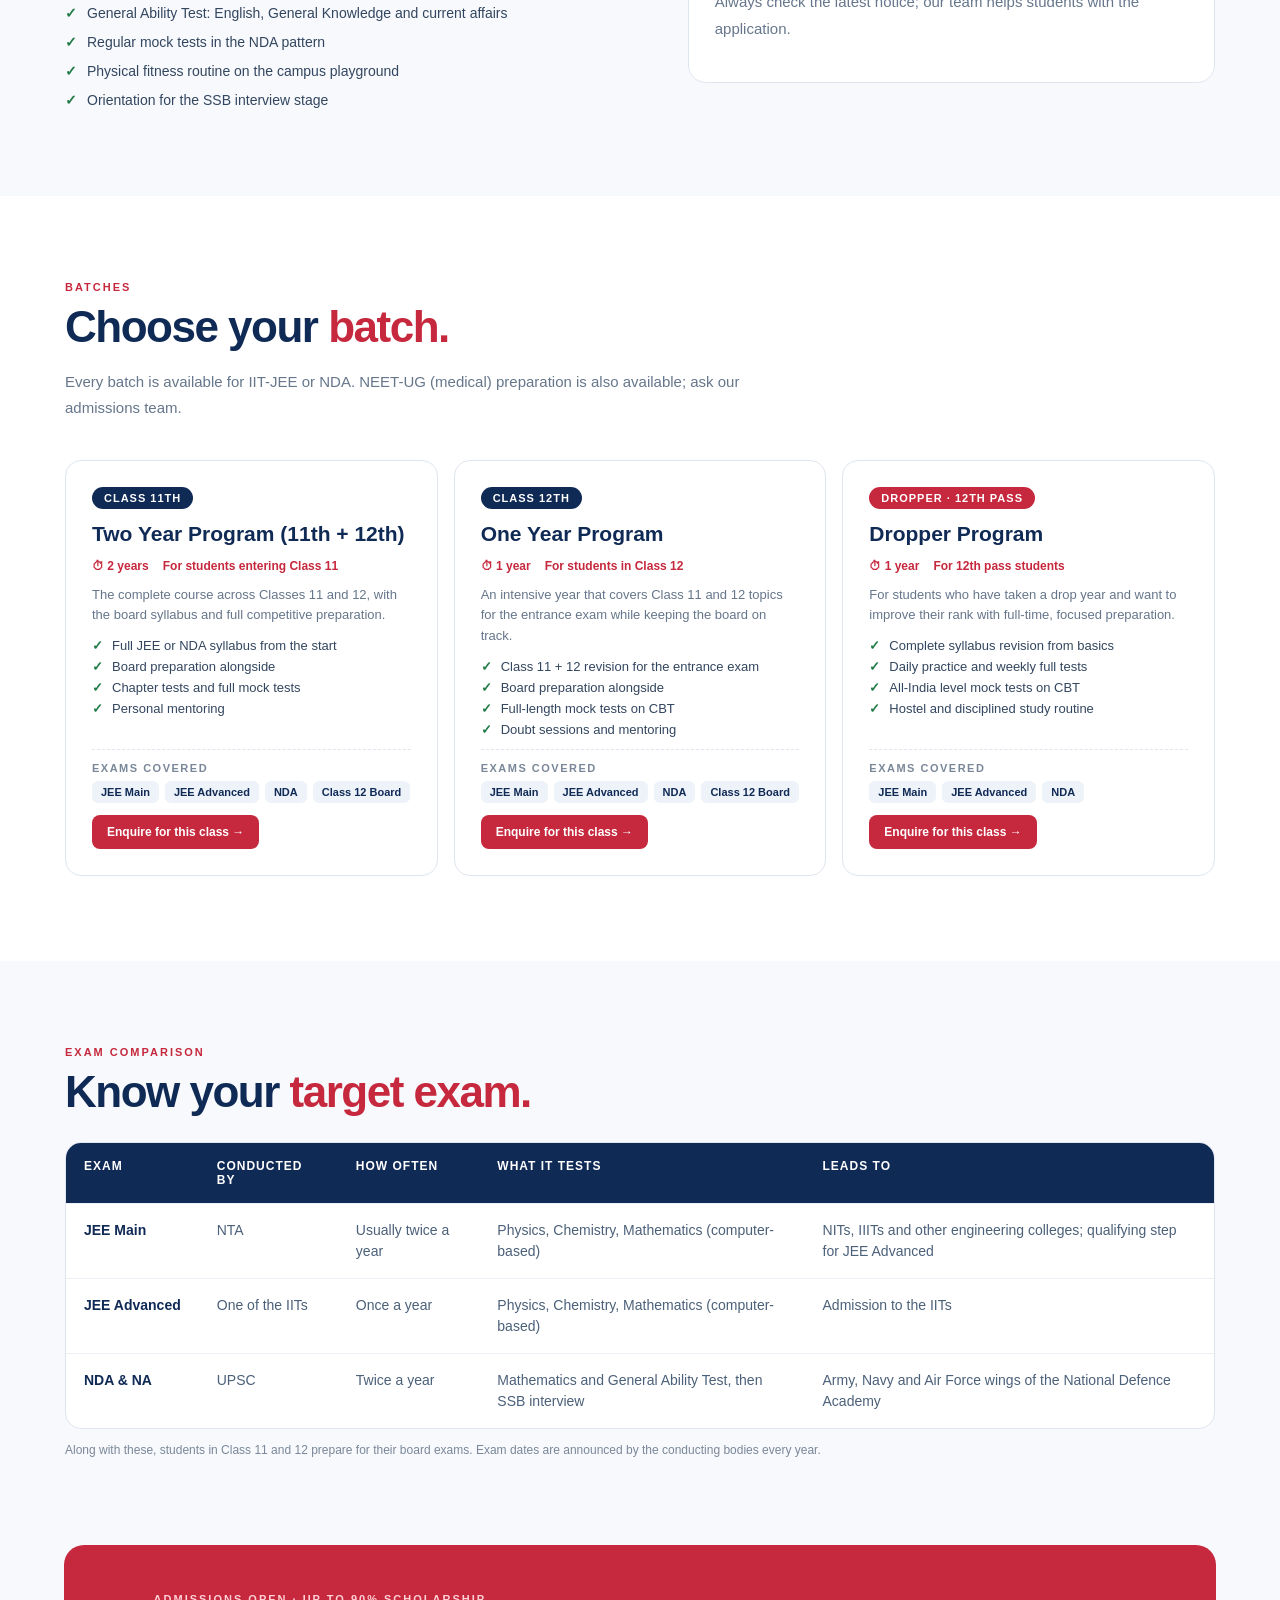
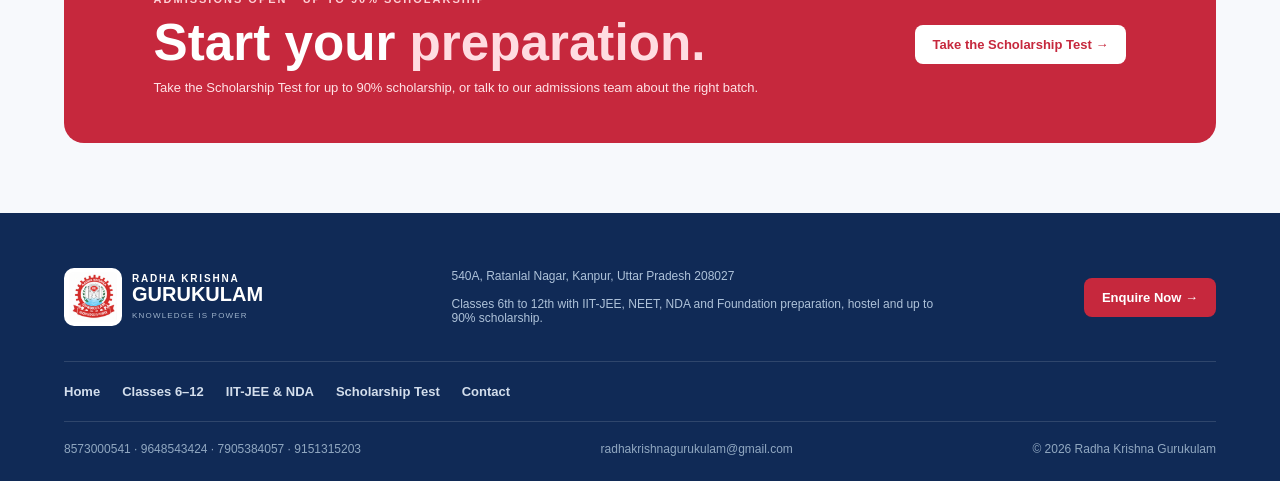
<file: iit-jee-nda.html>
<!DOCTYPE html>
<html lang="en-IN">
<head>
<meta charset="UTF-8">
<meta name="viewport" content="width=device-width, initial-scale=1.0">
<title>IIT-JEE &amp; NDA Coaching in Kanpur | Radha Krishna Gurukulam</title>
<meta name="description" content="IIT-JEE (Main + Advanced) and NDA preparation at Radha Krishna Gurukulam, Kanpur: two-year, one-year and dropper batches, CBT practice tests, hostel and up to 90% scholarship.">
<meta name="robots" content="index, follow, max-image-preview:large">
<meta name="theme-color" content="#102a56">
<link rel="canonical" href="https://radhakrishnagurukulam.in/iit-jee-nda.html">
<link rel="icon" type="image/png" sizes="32x32" href="assets/favicon-32.png">
<link rel="apple-touch-icon" href="assets/apple-touch-icon.png">
<meta property="og:type" content="website">
<meta property="og:site_name" content="Radha Krishna Gurukulam">
<meta property="og:locale" content="en_IN">
<meta property="og:url" content="https://radhakrishnagurukulam.in/iit-jee-nda.html">
<meta property="og:title" content="IIT-JEE &amp; NDA Coaching | Radha Krishna Gurukulam Kanpur">
<meta property="og:description" content="IIT-JEE (Main + Advanced) and NDA preparation at Radha Krishna Gurukulam, Kanpur: two-year, one-year and dropper batches, CBT practice tests, hostel and up to 90% scholarship.">
<meta property="og:image" content="https://radhakrishnagurukulam.in/assets/og-image.jpg">
<meta property="og:image:width" content="1200">
<meta property="og:image:height" content="630">
<meta name="twitter:card" content="summary_large_image">
<meta name="twitter:title" content="IIT-JEE &amp; NDA Coaching | Radha Krishna Gurukulam Kanpur">
<meta name="twitter:description" content="IIT-JEE (Main + Advanced) and NDA preparation at Radha Krishna Gurukulam, Kanpur: two-year, one-year and dropper batches, CBT practice tests, hostel and up to 90% scholarship.">
<meta name="twitter:image" content="https://radhakrishnagurukulam.in/assets/og-image.jpg">
<link rel="stylesheet" href="assets/css/site.css">
<script type="application/ld+json">
{
 "@context": "https://schema.org",
 "@type": "BreadcrumbList",
 "itemListElement": [
  {
   "@type": "ListItem",
   "position": 1,
   "name": "Home",
   "item": "https://radhakrishnagurukulam.in/"
  },
  {
   "@type": "ListItem",
   "position": 2,
   "name": "IIT-JEE & NDA",
   "item": "https://radhakrishnagurukulam.in/iit-jee-nda.html"
  }
 ]
}
</script>
</head>
<body>

<div class="rkg-page">

<div class="rkg-top">
  <span>Admissions Open · Classes 6th to 12th &amp; Dropper</span>
  <span>
    <a href="tel:+918573000541">8573000541</a> &nbsp;|&nbsp;
    <a href="tel:+919648543424">9648543424</a> &nbsp;|&nbsp;
    <a href="tel:+917905384057">7905384057</a> &nbsp;|&nbsp;
    <a href="tel:+919151315203">9151315203</a>
  </span>
</div>

<nav class="rkg-nav">
  <a class="rkg-brand" href="./">
    <img src="assets/img/logo.jpg" width="619" height="645" alt="Radha Krishna Gurukulam Logo">
    <span>
      <b>RADHA KRISHNA</b>
      <strong>GURUKULAM</strong>
      <small>KNOWLEDGE IS POWER</small>
    </span>
  </a>
  <div class="rkg-links">
    <a href="./">Home</a>
    <div class="rkg-dd">
      <a href="classes.html">Classes 6–12 ▾</a>
      <div class="rkg-dd-menu">
        <a href="classes.html#middle">Class 6th – 8th<small>Pre-Foundation Program</small></a>
        <a href="classes.html#secondary">Class 9th – 10th<small>One Year Foundation Program</small></a>
        <a href="classes.html#senior">Class 11th – 12th<small>Two Year / One Year Program</small></a>
      </div>
    </div>
    <div class="rkg-dd">
      <a href="iit-jee-nda.html" aria-current="page">IIT-JEE &amp; NDA ▾</a>
      <div class="rkg-dd-menu">
        <a href="iit-jee-nda.html#iit-jee">IIT-JEE<small>JEE Main + Advanced</small></a>
        <a href="iit-jee-nda.html#nda">NDA<small>UPSC NDA written + SSB</small></a>
        <a href="iit-jee-nda.html#batches">Batches<small>2-year, 1-year and Dropper</small></a>
      </div>
    </div>
    <a href="scholarship-test.html">Scholarship Test</a>
    <a href="contact.html">Contact</a>
  </div>
  <a class="rkg-btn" href="contact.html">Enquire →</a>
  <button type="button" class="rkg-burger" id="rkg-burger" aria-label="Open menu" aria-expanded="false" aria-controls="rkg-mnav">
    <svg class="rkg-bars" viewBox="0 0 24 24" aria-hidden="true"><path d="M3 6h18v2H3zm0 5h18v2H3zm0 5h18v2H3z"/></svg>
    <svg class="rkg-x" viewBox="0 0 24 24" aria-hidden="true"><path d="M18.3 5.7 16.9 4.3 12 9.2 7.1 4.3 5.7 5.7 10.6 10.6 5.7 15.5l1.4 1.4 4.9-4.9 4.9 4.9 1.4-1.4-4.9-4.9z"/></svg>
  </button>
  <div class="rkg-mnav" id="rkg-mnav" hidden>
    <a href="./">Home</a>
    <details>
      <summary>Classes 6–12</summary>
      <div>
        <a href="classes.html">All Classes</a>
        <a href="classes.html#middle">Class 6th – 8th<small>Pre-Foundation Program</small></a>
        <a href="classes.html#secondary">Class 9th – 10th<small>One Year Foundation Program</small></a>
        <a href="classes.html#senior">Class 11th – 12th<small>Two Year / One Year Program</small></a>
      </div>
    </details>
    <details>
      <summary>IIT-JEE &amp; NDA</summary>
      <div>
        <a href="iit-jee-nda.html">Overview</a>
        <a href="iit-jee-nda.html#iit-jee">IIT-JEE<small>JEE Main + Advanced</small></a>
        <a href="iit-jee-nda.html#nda">NDA<small>UPSC NDA written + SSB</small></a>
        <a href="iit-jee-nda.html#batches">Batches<small>2-year, 1-year and Dropper</small></a>
      </div>
    </details>
    <a href="scholarship-test.html">Scholarship Test</a>
    <a href="contact.html">Contact</a>
    <a class="rkg-btn" href="contact.html">Enquire Now →</a>
    <a class="rkg-mnav-call" href="tel:+918573000541">Call 8573000541</a>
  </div>
</nav>

<main>
<header class="rkg-phero">
  <div class="rkg-phero-in">
    <div>
      <nav class="rkg-crumbs" aria-label="Breadcrumb"><a href="./">Home</a><span>IIT-JEE &amp; NDA</span></nav>
      <div class="rkg-label">COMPETITIVE PREPARATION</div>
      <h1>IIT-JEE &amp; <span>NDA</span> preparation.</h1>
      <p class="rkg-lead">Classroom coaching for JEE Main, JEE Advanced and the NDA exam, with two-year, one-year and dropper batches, regular tests in the real computer-based format and a disciplined residential routine.</p>
      <div class="rkg-actions"><a class="rkg-btn" href="contact.html?course=IIT-JEE">Enquire for IIT-JEE →</a><a class="rkg-ghost" href="contact.html?course=NDA">Enquire for NDA →</a></div>
      <div class="rkg-jump"><a href="#iit-jee">IIT-JEE</a><a href="#nda">NDA</a><a href="#batches">Batches</a><a href="#compare">Exam comparison</a></div>
    </div>
    <div class="rkg-pfacts">
      <div><strong>JEE</strong><span>Main + Advanced</span></div>
      <div><strong>NDA</strong><span>Written exam + SSB</span></div>
      <div><strong>3 batches</strong><span>2-year · 1-year · Dropper</span></div>
      <div><strong>CBT</strong><span>Real exam-format practice</span></div>
    </div>
  </div>
</header>

<section class="rkg-section">
  <div class="rkg-exam-block" id="iit-jee">
    <div>
      <div class="rkg-label">IIT-JEE</div>
      <h2 class="rkg-h2-sm">Engineering entrance: <span>JEE Main &amp; Advanced.</span></h2>
      <p>JEE Main is conducted by the National Testing Agency (NTA) as a computer-based exam, usually in two sessions a year. It is used for admission to NITs, IIITs and other engineering colleges, and it is the qualifying step for JEE Advanced.</p>
      <p>JEE Advanced is conducted once a year by one of the IITs, for admission to the IITs. Both exams test Physics, Chemistry and Mathematics.</p>
      <ul class="rkg-ticks">
        <li>Full Physics, Chemistry and Maths syllabus for Main and Advanced</li>
        <li>Daily practice problems and chapter tests</li>
        <li>Full-length mock tests in our computer-based test center</li>
        <li>Performance analysis and personal mentoring</li>
        <li>Board preparation alongside, for students in Class 11 and 12</li>
      </ul>
    </div>
    <div>
      <div class="rkg-info">
        <h3>JEE at a glance</h3>
        <dl>
          <dt>Conducted by</dt><dd>JEE Main: NTA · JEE Advanced: an IIT</dd>
          <dt>How often</dt><dd>JEE Main: usually twice a year · JEE Advanced: once a year</dd>
          <dt>Subjects</dt><dd>Physics, Chemistry, Mathematics</dd>
          <dt>Mode</dt><dd>Computer-based test</dd>
          <dt>Who can apply</dt><dd>Students in or after Class 12 with Physics, Chemistry and Maths</dd>
        </dl>
        <p class="rkg-note">Exam rules and dates can change every year. Always check the official JEE Main and JEE Advanced notices; our team helps students with the forms.</p>
      </div>
    </div>
  </div>

  <div class="rkg-exam-block" id="nda">
    <div>
      <div class="rkg-label">NDA</div>
      <h2 class="rkg-h2-sm">Defence career: <span>National Defence Academy.</span></h2>
      <p>The NDA &amp; NA exam is conducted by UPSC twice a year for entry into the Army, Navy and Air Force wings of the National Defence Academy. It has a written exam (Mathematics and a General Ability Test) followed by an SSB interview.</p>
      <p>We prepare students for the written exam with Maths and General Ability classes, and build the fitness, discipline and confidence that the SSB stage looks for.</p>
      <ul class="rkg-ticks">
        <li>Mathematics for the NDA written exam</li>
        <li>General Ability Test: English, General Knowledge and current affairs</li>
        <li>Regular mock tests in the NDA pattern</li>
        <li>Physical fitness routine on the campus playground</li>
        <li>Orientation for the SSB interview stage</li>
      </ul>
    </div>
    <div>
      <div class="rkg-info">
        <h3>NDA at a glance</h3>
        <dl>
          <dt>Conducted by</dt><dd>UPSC (Union Public Service Commission)</dd>
          <dt>How often</dt><dd>Twice a year</dd>
          <dt>Written exam</dt><dd>Mathematics + General Ability Test (English and General Knowledge)</dd>
          <dt>Next stage</dt><dd>SSB interview, then medical examination</dd>
          <dt>Who can apply</dt><dd>Unmarried students in or after Class 12. Army wing: any stream. Air Force and Navy: Physics, Chemistry and Maths in Class 12. Age limits apply.</dd>
        </dl>
        <p class="rkg-note">Age limits, eligibility and dates are set in each UPSC NDA notification. Always check the latest notice; our team helps students with the application.</p>
      </div>
    </div>
  </div>
</section>

<section class="rkg-band" id="batches" style="scroll-margin-top:90px">
  <div class="rkg-section">
    <div class="rkg-label">BATCHES</div>
    <h2 class="rkg-h2-sm">Choose your <span>batch.</span></h2>
    <p class="rkg-courses-lead">Every batch is available for IIT-JEE or NDA. NEET-UG (medical) preparation is also available; ask our admissions team.</p>
    <div class="rkg-courses">
      <article class="rkg-course" id="rkg-batch-2yr">
        <span class="rkg-course-tag">CLASS 11TH</span>
        <h3>Two Year Program (11th + 12th)</h3>
        <div class="rkg-course-meta"><span>⏱ 2 years</span><span>For students entering Class 11</span></div>
        <p>The complete course across Classes 11 and 12, with the board syllabus and full competitive preparation.</p>
        <ul><li>Full JEE or NDA syllabus from the start</li><li>Board preparation alongside</li><li>Chapter tests and full mock tests</li><li>Personal mentoring</li></ul>
        <div class="rkg-course-exams"><b>EXAMS COVERED</b><div class="rkg-chips"><span>JEE Main</span><span>JEE Advanced</span><span>NDA</span><span>Class 12 Board</span></div></div>
        <a class="rkg-btn" href="contact.html?class=Class+11">Enquire for this class →</a>
      </article>
      <article class="rkg-course" id="rkg-batch-1yr">
        <span class="rkg-course-tag">CLASS 12TH</span>
        <h3>One Year Program</h3>
        <div class="rkg-course-meta"><span>⏱ 1 year</span><span>For students in Class 12</span></div>
        <p>An intensive year that covers Class 11 and 12 topics for the entrance exam while keeping the board on track.</p>
        <ul><li>Class 11 + 12 revision for the entrance exam</li><li>Board preparation alongside</li><li>Full-length mock tests on CBT</li><li>Doubt sessions and mentoring</li></ul>
        <div class="rkg-course-exams"><b>EXAMS COVERED</b><div class="rkg-chips"><span>JEE Main</span><span>JEE Advanced</span><span>NDA</span><span>Class 12 Board</span></div></div>
        <a class="rkg-btn" href="contact.html?class=Class+12">Enquire for this class →</a>
      </article>
      <article class="rkg-course rkg-course-drop" id="dropper">
        <span class="rkg-course-tag">DROPPER · 12TH PASS</span>
        <h3>Dropper Program</h3>
        <div class="rkg-course-meta"><span>⏱ 1 year</span><span>For 12th pass students</span></div>
        <p>For students who have taken a drop year and want to improve their rank with full-time, focused preparation.</p>
        <ul><li>Complete syllabus revision from basics</li><li>Daily practice and weekly full tests</li><li>All-India level mock tests on CBT</li><li>Hostel and disciplined study routine</li></ul>
        <div class="rkg-course-exams"><b>EXAMS COVERED</b><div class="rkg-chips"><span>JEE Main</span><span>JEE Advanced</span><span>NDA</span></div></div>
        <a class="rkg-btn" href="contact.html?class=12th+Pass+/+Drop+Year">Enquire for this class →</a>
      </article>
    </div>
  </div>
</section>

<section class="rkg-section" id="compare" style="scroll-margin-top:90px">
  <div class="rkg-label">EXAM COMPARISON</div>
  <h2 class="rkg-h2-sm">Know your <span>target exam.</span></h2>
  <div class="rkg-table-wrap">
    <table class="rkg-table">
      <thead><tr><th>Exam</th><th>Conducted by</th><th>How often</th><th>What it tests</th><th>Leads to</th></tr></thead>
      <tbody>
        <tr><td data-label="Exam">JEE Main</td><td data-label="Conducted by">NTA</td><td data-label="How often">Usually twice a year</td><td data-label="What it tests">Physics, Chemistry, Mathematics (computer-based)</td><td data-label="Leads to">NITs, IIITs and other engineering colleges; qualifying step for JEE Advanced</td></tr>
        <tr><td data-label="Exam">JEE Advanced</td><td data-label="Conducted by">One of the IITs</td><td data-label="How often">Once a year</td><td data-label="What it tests">Physics, Chemistry, Mathematics (computer-based)</td><td data-label="Leads to">Admission to the IITs</td></tr>
        <tr><td data-label="Exam">NDA &amp; NA</td><td data-label="Conducted by">UPSC</td><td data-label="How often">Twice a year</td><td data-label="What it tests">Mathematics and General Ability Test, then SSB interview</td><td data-label="Leads to">Army, Navy and Air Force wings of the National Defence Academy</td></tr>
      </tbody>
    </table>
  </div>
  <p class="rkg-note">Along with these, students in Class 11 and 12 prepare for their board exams. Exam dates are announced by the conducting bodies every year.</p>
</section>

<section class="rkg-cta">
  <div>
    <div class="rkg-label" style="color:#ffd0d6">ADMISSIONS OPEN · UP TO 90% SCHOLARSHIP</div>
    <h2>Start your <em>preparation.</em></h2>
    <p>Take the Scholarship Test for up to 90% scholarship, or talk to our admissions team about the right batch.</p>
  </div>
  <a class="rkg-btn" href="scholarship-test.html">Take the Scholarship Test →</a>
</section>

</main>

<footer class="rkg-footer">
  <div class="rkg-footer-top">
    <a class="rkg-brand" href="./">
      <img src="assets/img/logo.jpg" width="619" height="645" alt="Radha Krishna Gurukulam Logo">
      <span><b>RADHA KRISHNA</b><strong>GURUKULAM</strong><small>KNOWLEDGE IS POWER</small></span>
    </a>
    <p>540A, Ratanlal Nagar, Kanpur, Uttar Pradesh 208027<br><br>Classes 6th to 12th with IIT-JEE, NEET, NDA and Foundation preparation, hostel and up to 90% scholarship.</p>
    <a class="rkg-btn" href="contact.html">Enquire Now →</a>
  </div>
  <div class="rkg-footer-links">
    <a href="./">Home</a><a href="classes.html">Classes 6–12</a><a href="iit-jee-nda.html">IIT-JEE &amp; NDA</a><a href="scholarship-test.html">Scholarship Test</a><a href="contact.html">Contact</a>
  </div>
  <div class="rkg-footer-bottom">
    <span><a href="tel:+918573000541">8573000541</a> · <a href="tel:+919648543424">9648543424</a> · <a href="tel:+917905384057">7905384057</a> · <a href="tel:+919151315203">9151315203</a></span>
    <span><a href="mailto:radhakrishnagurukulam@gmail.com">radhakrishnagurukulam@gmail.com</a></span>
    <span>© 2026 Radha Krishna Gurukulam</span>
  </div>
</footer>
</div>
<script src="assets/js/site.js"></script>
</body>
</html>
</file>
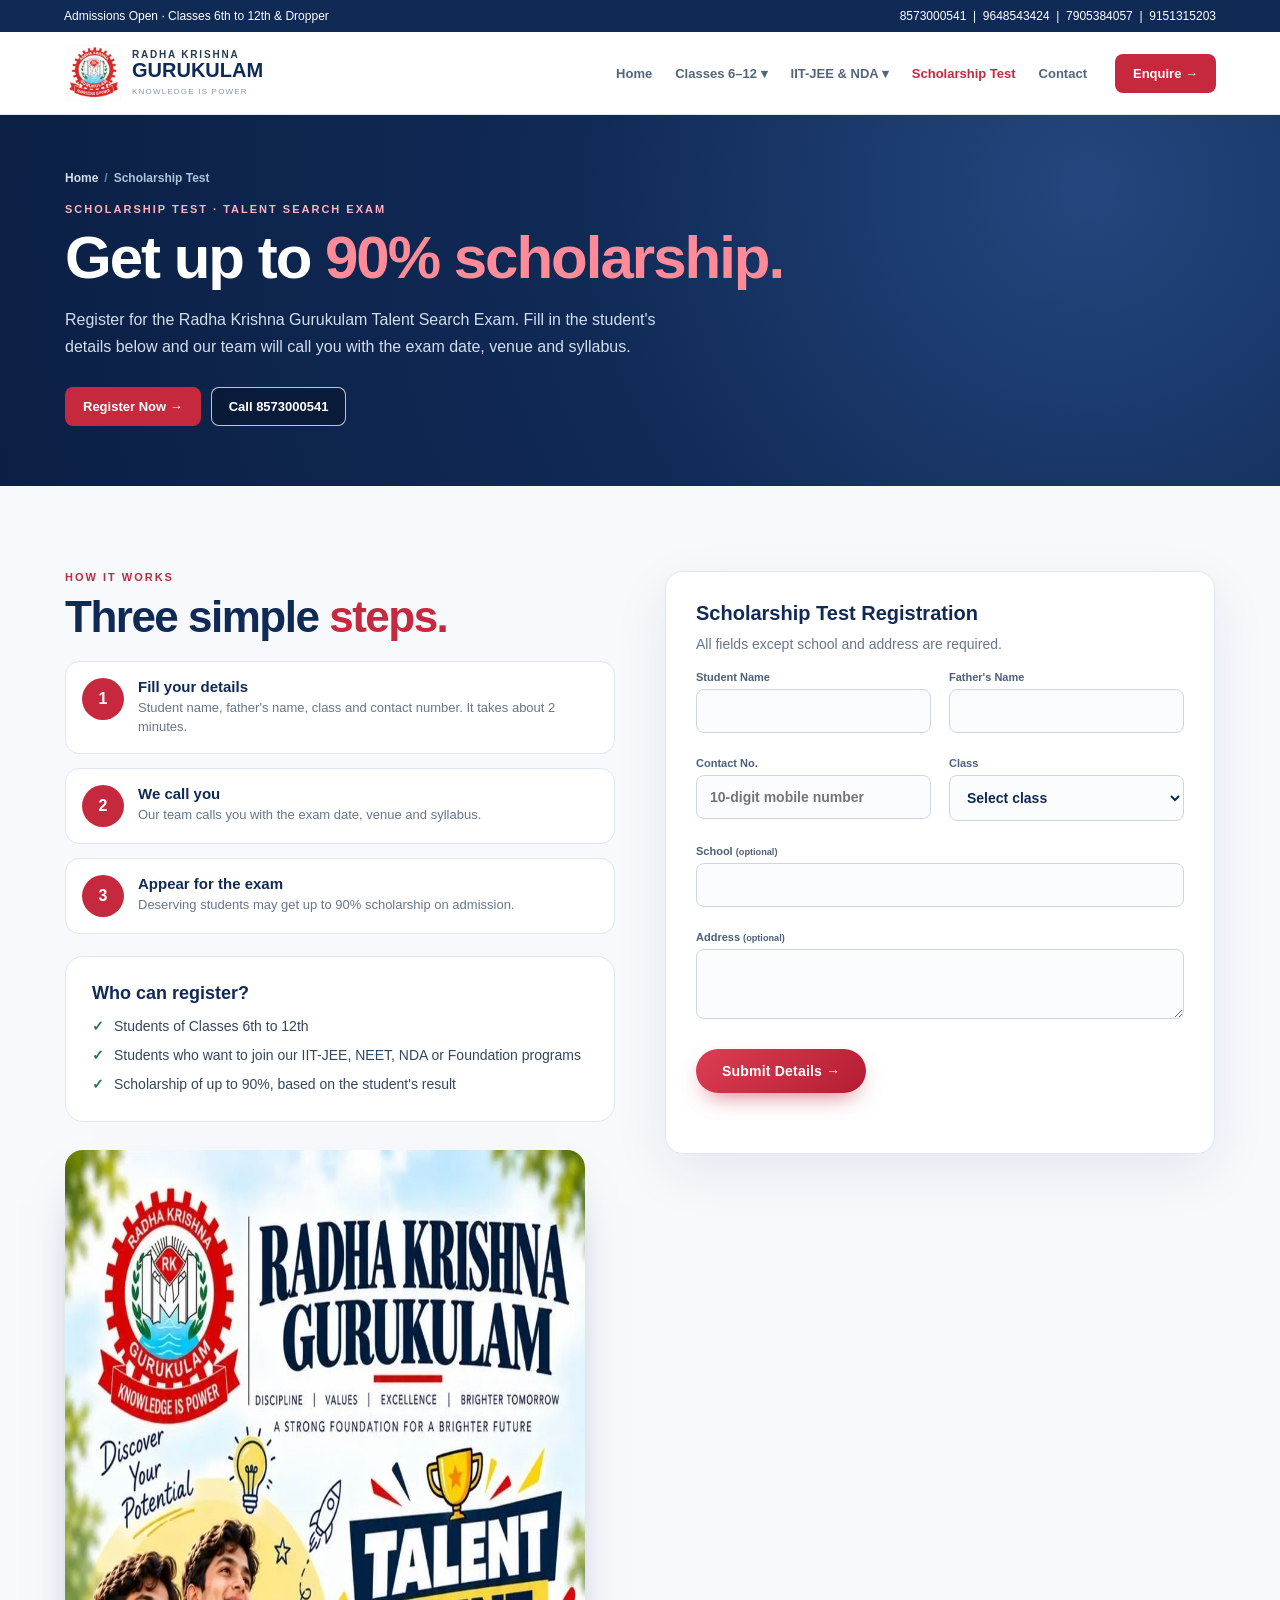
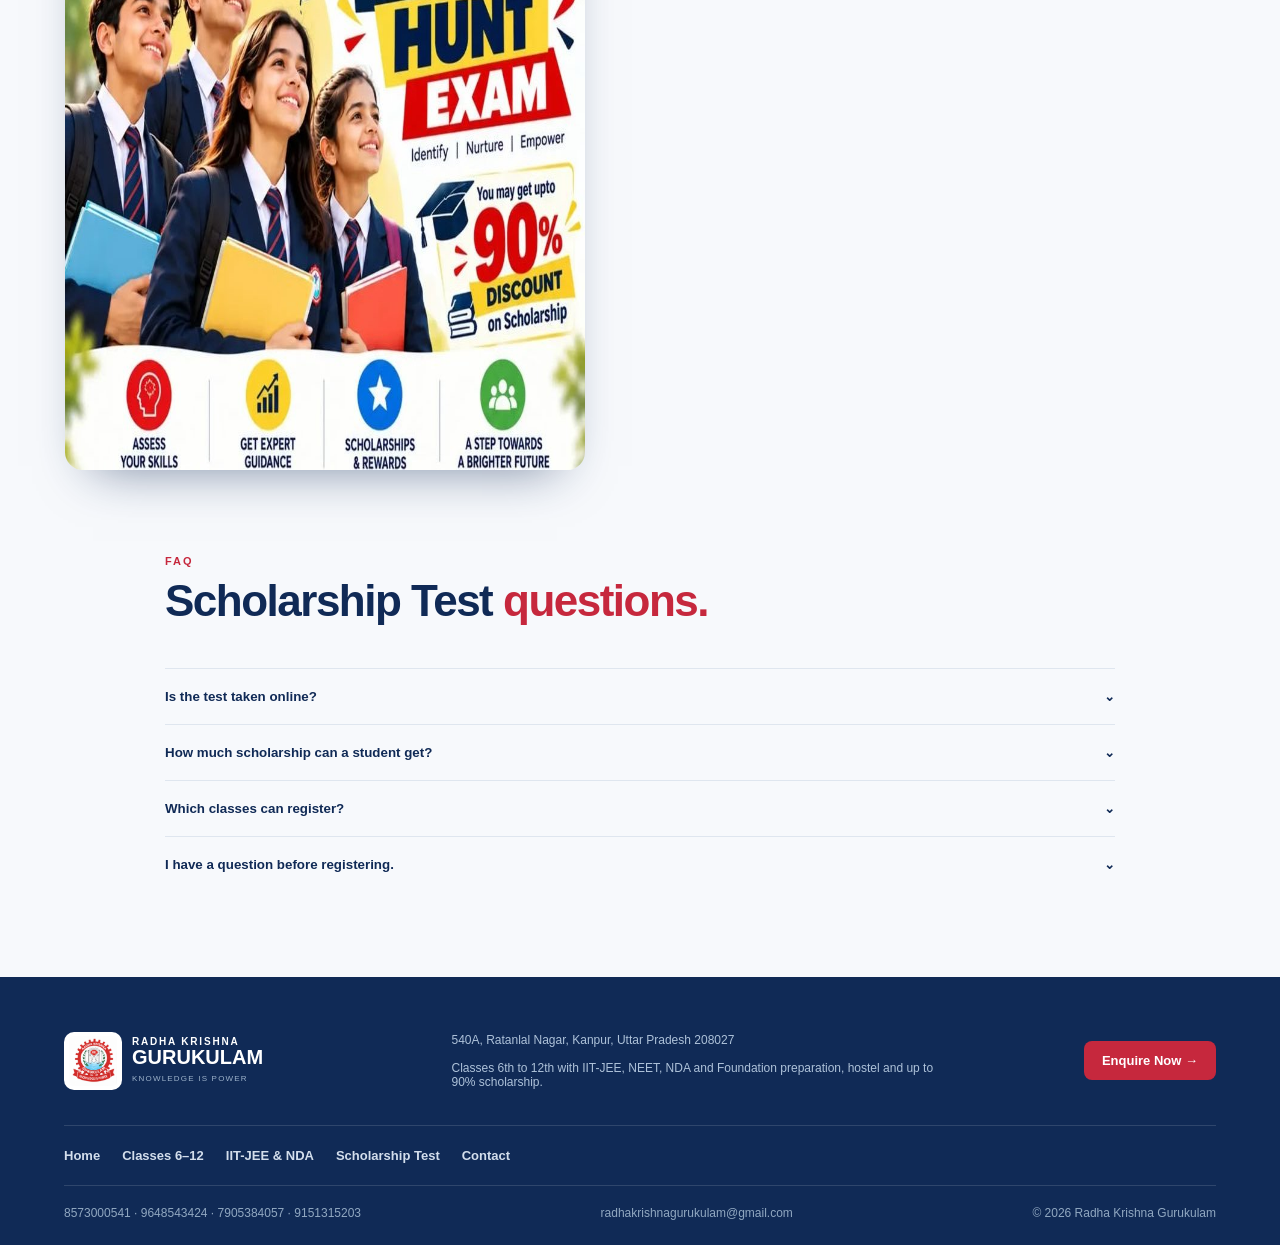
<file: scholarship-test.html>
<!DOCTYPE html>
<html lang="en-IN">
<head>
<meta charset="UTF-8">
<meta name="viewport" content="width=device-width, initial-scale=1.0">
<title>Scholarship Test Registration (Talent Search Exam) | Radha Krishna Gurukulam</title>
<meta name="description" content="Register for the Radha Krishna Gurukulam Scholarship Test (Talent Search Exam) in Kanpur. Students of Classes 6th to 12th can get up to 90% scholarship. Fill in your details and our team will call you.">
<meta name="robots" content="index, follow, max-image-preview:large">
<meta name="theme-color" content="#102a56">
<link rel="canonical" href="https://radhakrishnagurukulam.in/scholarship-test.html">
<link rel="icon" type="image/png" sizes="32x32" href="assets/favicon-32.png">
<link rel="apple-touch-icon" href="assets/apple-touch-icon.png">
<meta property="og:type" content="website">
<meta property="og:site_name" content="Radha Krishna Gurukulam">
<meta property="og:locale" content="en_IN">
<meta property="og:url" content="https://radhakrishnagurukulam.in/scholarship-test.html">
<meta property="og:title" content="Scholarship Test: up to 90% scholarship | Radha Krishna Gurukulam">
<meta property="og:description" content="Register for the Radha Krishna Gurukulam Scholarship Test (Talent Search Exam) in Kanpur. Students of Classes 6th to 12th can get up to 90% scholarship. Fill in your details and our team will call you.">
<meta property="og:image" content="https://radhakrishnagurukulam.in/assets/og-image.jpg">
<meta property="og:image:width" content="1200">
<meta property="og:image:height" content="630">
<meta name="twitter:card" content="summary_large_image">
<meta name="twitter:title" content="Scholarship Test: up to 90% scholarship | Radha Krishna Gurukulam">
<meta name="twitter:description" content="Register for the Radha Krishna Gurukulam Scholarship Test (Talent Search Exam) in Kanpur. Students of Classes 6th to 12th can get up to 90% scholarship. Fill in your details and our team will call you.">
<meta name="twitter:image" content="https://radhakrishnagurukulam.in/assets/og-image.jpg">
<link rel="stylesheet" href="assets/css/site.css">
<script type="application/ld+json">
{
 "@context": "https://schema.org",
 "@type": "BreadcrumbList",
 "itemListElement": [
  {
   "@type": "ListItem",
   "position": 1,
   "name": "Home",
   "item": "https://radhakrishnagurukulam.in/"
  },
  {
   "@type": "ListItem",
   "position": 2,
   "name": "Scholarship Test",
   "item": "https://radhakrishnagurukulam.in/scholarship-test.html"
  }
 ]
}
</script>
</head>
<body>

<div class="rkg-page">

<div class="rkg-top">
  <span>Admissions Open · Classes 6th to 12th &amp; Dropper</span>
  <span>
    <a href="tel:+918573000541">8573000541</a> &nbsp;|&nbsp;
    <a href="tel:+919648543424">9648543424</a> &nbsp;|&nbsp;
    <a href="tel:+917905384057">7905384057</a> &nbsp;|&nbsp;
    <a href="tel:+919151315203">9151315203</a>
  </span>
</div>

<nav class="rkg-nav">
  <a class="rkg-brand" href="./">
    <img src="assets/img/logo.jpg" width="619" height="645" alt="Radha Krishna Gurukulam Logo">
    <span>
      <b>RADHA KRISHNA</b>
      <strong>GURUKULAM</strong>
      <small>KNOWLEDGE IS POWER</small>
    </span>
  </a>
  <div class="rkg-links">
    <a href="./">Home</a>
    <div class="rkg-dd">
      <a href="classes.html">Classes 6–12 ▾</a>
      <div class="rkg-dd-menu">
        <a href="classes.html#middle">Class 6th – 8th<small>Pre-Foundation Program</small></a>
        <a href="classes.html#secondary">Class 9th – 10th<small>One Year Foundation Program</small></a>
        <a href="classes.html#senior">Class 11th – 12th<small>Two Year / One Year Program</small></a>
      </div>
    </div>
    <div class="rkg-dd">
      <a href="iit-jee-nda.html">IIT-JEE &amp; NDA ▾</a>
      <div class="rkg-dd-menu">
        <a href="iit-jee-nda.html#iit-jee">IIT-JEE<small>JEE Main + Advanced</small></a>
        <a href="iit-jee-nda.html#nda">NDA<small>UPSC NDA written + SSB</small></a>
        <a href="iit-jee-nda.html#batches">Batches<small>2-year, 1-year and Dropper</small></a>
      </div>
    </div>
    <a href="scholarship-test.html" aria-current="page">Scholarship Test</a>
    <a href="contact.html">Contact</a>
  </div>
  <a class="rkg-btn" href="contact.html">Enquire →</a>
  <button type="button" class="rkg-burger" id="rkg-burger" aria-label="Open menu" aria-expanded="false" aria-controls="rkg-mnav">
    <svg class="rkg-bars" viewBox="0 0 24 24" aria-hidden="true"><path d="M3 6h18v2H3zm0 5h18v2H3zm0 5h18v2H3z"/></svg>
    <svg class="rkg-x" viewBox="0 0 24 24" aria-hidden="true"><path d="M18.3 5.7 16.9 4.3 12 9.2 7.1 4.3 5.7 5.7 10.6 10.6 5.7 15.5l1.4 1.4 4.9-4.9 4.9 4.9 1.4-1.4-4.9-4.9z"/></svg>
  </button>
  <div class="rkg-mnav" id="rkg-mnav" hidden>
    <a href="./">Home</a>
    <details>
      <summary>Classes 6–12</summary>
      <div>
        <a href="classes.html">All Classes</a>
        <a href="classes.html#middle">Class 6th – 8th<small>Pre-Foundation Program</small></a>
        <a href="classes.html#secondary">Class 9th – 10th<small>One Year Foundation Program</small></a>
        <a href="classes.html#senior">Class 11th – 12th<small>Two Year / One Year Program</small></a>
      </div>
    </details>
    <details>
      <summary>IIT-JEE &amp; NDA</summary>
      <div>
        <a href="iit-jee-nda.html">Overview</a>
        <a href="iit-jee-nda.html#iit-jee">IIT-JEE<small>JEE Main + Advanced</small></a>
        <a href="iit-jee-nda.html#nda">NDA<small>UPSC NDA written + SSB</small></a>
        <a href="iit-jee-nda.html#batches">Batches<small>2-year, 1-year and Dropper</small></a>
      </div>
    </details>
    <a href="scholarship-test.html" aria-current="page">Scholarship Test</a>
    <a href="contact.html">Contact</a>
    <a class="rkg-btn" href="contact.html">Enquire Now →</a>
    <a class="rkg-mnav-call" href="tel:+918573000541">Call 8573000541</a>
  </div>
</nav>

<main>
<header class="rkg-phero">
  <div class="rkg-phero-in rkg-solo">
    <div>
      <nav class="rkg-crumbs" aria-label="Breadcrumb"><a href="./">Home</a><span>Scholarship Test</span></nav>
      <div class="rkg-label">SCHOLARSHIP TEST · TALENT SEARCH EXAM</div>
      <h1>Get up to <span>90% scholarship.</span></h1>
      <p class="rkg-lead">Register for the Radha Krishna Gurukulam Talent Search Exam. Fill in the student's details below and our team will call you with the exam date, venue and syllabus.</p>
      <div class="rkg-actions"><a class="rkg-btn" href="#register">Register Now →</a><a class="rkg-ghost" href="tel:+918573000541">Call 8573000541</a></div>
    </div>
  </div>
</header>

<section class="rkg-section">
  <div class="rkg-split">
    <div>
      <div class="rkg-label">HOW IT WORKS</div>
      <h2 class="rkg-h2-sm">Three simple <span>steps.</span></h2>
      <ol class="rkg-steps-v">
        <li><div><strong>Fill your details</strong><span>Student name, father's name, class and contact number. It takes about 2 minutes.</span></div></li>
        <li><div><strong>We call you</strong><span>Our team calls you with the exam date, venue and syllabus.</span></div></li>
        <li><div><strong>Appear for the exam</strong><span>Deserving students may get up to 90% scholarship on admission.</span></div></li>
      </ol>
      <div class="rkg-info" style="margin-top:22px">
        <h3>Who can register?</h3>
        <ul class="rkg-ticks">
          <li>Students of Classes 6th to 12th</li>
          <li>Students who want to join our IIT-JEE, NEET, NDA or Foundation programs</li>
          <li>Scholarship of up to 90%, based on the student's result</li>
        </ul>
      </div>
      <img class="rkg-poster" src="assets/img/talent-hunt-poster.jpg" width="864" height="920" loading="lazy" alt="Radha Krishna Gurukulam Talent Hunt Exam poster: you may get up to 90% discount on scholarship">
    </div>

    <div class="rkg-split-form" id="register" style="scroll-margin-top:100px">
      <form id="rkg-tse" class="rkg-tse" novalidate>
        <div id="rkg-tse-start">
          <h3>Scholarship Test Registration</h3>
          <p class="rkg-tse-sub">All fields except school and address are required.</p>
          <div class="rkg-tse-fields">
            <label>Student Name<input type="text" name="name" required maxlength="80" autocomplete="name"></label>
            <label>Father's Name<input type="text" name="father" required maxlength="80"></label>
            <label>Contact No.<input type="tel" name="phone" required pattern="[6-9][0-9]{9}" maxlength="10" inputmode="numeric" autocomplete="tel" title="Enter a 10-digit mobile number" placeholder="10-digit mobile number"></label>
            <label>Class<select name="cls" required><option value="">Select class</option><option value="6">Class 6</option><option value="7">Class 7</option><option value="8">Class 8</option><option value="9">Class 9</option><option value="10">Class 10</option><option value="11">Class 11</option><option value="12">Class 12</option></select></label>
            <label class="rkg-tse-wide">School <small>(optional)</small><input type="text" name="school" maxlength="120"></label>
            <label class="rkg-tse-wide">Address <small>(optional)</small><textarea name="address" maxlength="250"></textarea></label>
          </div>
          <button type="submit" class="rkg-tse-btn" id="rkg-tse-submit">Submit Details →</button>
        </div>
        <p class="rkg-tse-msg" id="rkg-tse-msg" role="alert"></p>
        <div class="rkg-tse-done" id="rkg-tse-done" hidden>
          <strong>Thank you!</strong>
          <p id="rkg-tse-done-text">Your details have been submitted. Our team will call you soon with the exam date, venue and syllabus.</p>
          <a class="rkg-tse-btn" id="rkg-tse-wa" target="_blank" rel="noopener" hidden>Send Details on WhatsApp →</a>
          <br><button type="button" class="rkg-again" id="rkg-tse-again">Register another student</button>
        </div>
      </form>
    </div>
  </div>
</section>

<section class="rkg-section rkg-faq" style="padding-top:0">
  <div class="rkg-label">FAQ</div>
  <h2 class="rkg-h2-sm">Scholarship Test <span>questions.</span></h2>
  <div class="rkg-faq-item"><button type="button">Is the test taken online? <span>⌄</span></button><div class="rkg-answer">No. This page only collects your details. Our team calls you with the date and venue of the test.</div></div>
  <div class="rkg-faq-item"><button type="button">How much scholarship can a student get? <span>⌄</span></button><div class="rkg-answer">Deserving students may get up to 90% scholarship, based on their result in the test.</div></div>
  <div class="rkg-faq-item"><button type="button">Which classes can register? <span>⌄</span></button><div class="rkg-answer">Students of Classes 6th to 12th can register.</div></div>
  <div class="rkg-faq-item"><button type="button">I have a question before registering. <span>⌄</span></button><div class="rkg-answer">Call <a href="tel:+918573000541">8573000541</a> or use our <a href="contact.html">contact page</a>.</div></div>
</section>
</main>

<footer class="rkg-footer">
  <div class="rkg-footer-top">
    <a class="rkg-brand" href="./">
      <img src="assets/img/logo.jpg" width="619" height="645" alt="Radha Krishna Gurukulam Logo">
      <span><b>RADHA KRISHNA</b><strong>GURUKULAM</strong><small>KNOWLEDGE IS POWER</small></span>
    </a>
    <p>540A, Ratanlal Nagar, Kanpur, Uttar Pradesh 208027<br><br>Classes 6th to 12th with IIT-JEE, NEET, NDA and Foundation preparation, hostel and up to 90% scholarship.</p>
    <a class="rkg-btn" href="contact.html">Enquire Now →</a>
  </div>
  <div class="rkg-footer-links">
    <a href="./">Home</a><a href="classes.html">Classes 6–12</a><a href="iit-jee-nda.html">IIT-JEE &amp; NDA</a><a href="scholarship-test.html">Scholarship Test</a><a href="contact.html">Contact</a>
  </div>
  <div class="rkg-footer-bottom">
    <span><a href="tel:+918573000541">8573000541</a> · <a href="tel:+919648543424">9648543424</a> · <a href="tel:+917905384057">7905384057</a> · <a href="tel:+919151315203">9151315203</a></span>
    <span><a href="mailto:radhakrishnagurukulam@gmail.com">radhakrishnagurukulam@gmail.com</a></span>
    <span>© 2026 Radha Krishna Gurukulam</span>
  </div>
</footer>
</div>
<script src="assets/js/site.js"></script>
<script>
(function(){
  // Paste the Google Apps Script web app URL here (see google-apps-script/README.md).
  // While it is empty, registrations are sent to the institute on WhatsApp instead.
  var TSE_ENDPOINT='';
  var TSE_WHATSAPP='918573000541';
  var FIELDS=['name','father','phone','cls','school','address'];
  var form=document.getElementById('rkg-tse');
  if(!form)return;
  var $=function(id){return document.getElementById(id)};
  var startBox=$('rkg-tse-start'),doneBox=$('rkg-tse-done'),msg=$('rkg-tse-msg'),submitBtn=$('rkg-tse-submit'),sending=false;
  function field(n){return form.elements[n].value.trim()}
  function finish(){
    sending=false;startBox.hidden=true;doneBox.hidden=false;msg.textContent='';
    $('register').scrollIntoView({block:'start'});
  }
  function sendWhatsApp(){
    var text='Scholarship Test Registration - Radha Krishna Gurukulam'+
      '\nStudent: '+field('name')+'\nFather: '+field('father')+'\nContact: '+field('phone')+'\nClass: '+field('cls')+
      (field('school')?'\nSchool: '+field('school'):'')+(field('address')?'\nAddress: '+field('address'):'');
    var wa=$('rkg-tse-wa');
    wa.href='https://wa.me/'+TSE_WHATSAPP+'?text='+encodeURIComponent(text);wa.hidden=false;
    $('rkg-tse-done-text').textContent='One last step: tap the button below to send your details to Radha Krishna Gurukulam on WhatsApp. Our team will call you with the exam date, venue and syllabus.';
    finish();
  }
  form.addEventListener('submit',function(e){
    e.preventDefault();
    if(sending)return;
    var els=startBox.querySelectorAll('input,select,textarea');
    for(var i=0;i<els.length;i++){
      els[i].value=els[i].value.trim();
      if(!els[i].checkValidity()){els[i].reportValidity();return}
    }
    if(!TSE_ENDPOINT){sendWhatsApp();return}
    sending=true;submitBtn.disabled=true;submitBtn.textContent='Submitting…';msg.textContent='';
    var data=new URLSearchParams();
    FIELDS.forEach(function(n){data.append(n,field(n))});
    // no-cors: Apps Script does not send CORS headers, so the reply is unreadable;
    // a network failure still rejects, which is what we need to know.
    fetch(TSE_ENDPOINT,{method:'POST',mode:'no-cors',body:data}).then(finish).catch(function(){
      sending=false;submitBtn.disabled=false;submitBtn.textContent='Try Submitting Again →';
      msg.textContent='Could not submit. Please check your internet connection and try again.';
    });
  });
  $('rkg-tse-again').addEventListener('click',function(){
    form.reset();doneBox.hidden=true;startBox.hidden=false;$('rkg-tse-wa').hidden=true;
    submitBtn.disabled=false;submitBtn.textContent='Submit Details →';form.elements.name.focus();
  });
})();
</script>
</body>
</html>
</file>
<file: assets/css/site.css>
*{box-sizing:border-box;margin:0;padding:0}
html{scroll-behavior:smooth}
body{font-family:Arial,Helvetica,sans-serif;background:#f7f9fc;color:#102a56}
a{text-decoration:none;color:inherit}
.rkg-top{background:#102a56;color:#fff;padding:9px 5%;display:flex;justify-content:space-between;font-size:12px}
.rkg-top a{color:#fff}
.rkg-nav{position:sticky;top:0;z-index:1000;background:#fff;border-bottom:1px solid #e2e8f0;padding:12px 5%;display:flex;align-items:center;gap:28px}
.rkg-brand{display:flex;align-items:center;gap:10px;min-width:255px}
.rkg-brand img{width:58px;height:58px;object-fit:contain}
.rkg-brand b{display:block;font-size:10px;letter-spacing:1.8px;color:#253955}
.rkg-brand strong{display:block;font-size:20px;line-height:1;color:#102a56}
.rkg-brand small{font-size:8px;letter-spacing:1.2px;color:#8997a9}
.rkg-links{margin-left:auto;display:flex;gap:23px;font-size:13px;font-weight:700;color:#53657b}
.rkg-links a:hover{color:#c6283d}
.rkg-btn{display:inline-flex;align-items:center;justify-content:center;gap:8px;background:#c6283d;color:#fff!important;border-radius:8px;padding:12px 18px;font-size:13px;font-weight:800}
.rkg-sr-only{position:absolute;width:1px;height:1px;padding:0;margin:-1px;overflow:hidden;clip:rect(0,0,0,0);white-space:nowrap;border:0}
.rkg-hero{position:relative;background:#0b1f44;color:#fff}
.rkg-stage{position:relative;aspect-ratio:16/9;max-height:calc(100vh - 115px);min-height:460px;width:100%;overflow:hidden;background:#0b1f44;container-type:size}
.rkg-slide{position:absolute;inset:0;opacity:0;visibility:hidden;transition:opacity .9s ease,visibility .9s}
.rkg-slide.is-active{opacity:1;visibility:visible}
.rkg-slide img{width:100%;height:100%;object-fit:cover;display:block}
.rkg-slide-poster{background:radial-gradient(circle at 72% 45%,#24467e 0,#102a56 45%,#0b1f44 100%)}
.rkg-slide-poster img{position:absolute;right:max(5%,76px);top:50%;transform:translateY(-50%);width:min(50%,105cqh);height:auto;aspect-ratio:1359/1157;object-fit:contain;border-radius:22px;box-shadow:0 30px 70px rgba(0,0,0,.35)}
.rkg-slide-tse img{width:min(40%,80cqh);aspect-ratio:864/920}
.rkg-slide-photo{background:linear-gradient(135deg,#102a56,#c6283d)}
.rkg-slide-photo:after{content:"";position:absolute;inset:0;background:linear-gradient(90deg,rgba(11,31,68,.85) 0,rgba(11,31,68,.45) 45%,rgba(11,31,68,0) 75%)}
.rkg-arrow{position:absolute;z-index:4;top:50%;transform:translateY(-50%);width:44px;height:44px;border-radius:50%;background:rgba(255,255,255,.12);border:1.5px solid rgba(255,255,255,.55);display:grid;place-items:center;cursor:pointer;transition:background .18s ease}
.rkg-arrow:hover{background:rgba(255,255,255,.3)}
.rkg-arrow svg{width:22px;height:22px;fill:#fff}
.rkg-prev{left:18px}.rkg-next{right:18px}
.rkg-dots{position:absolute;z-index:4;left:0;right:0;bottom:16px;display:flex;justify-content:center;gap:9px}
.rkg-dot{width:9px;height:9px;border-radius:50%;border:0;padding:0;cursor:pointer;background:rgba(255,255,255,.45);transition:background .2s ease,transform .2s ease}
.rkg-dot.is-active{background:#c6283d;transform:scale(1.3)}
.rkg-caption{position:absolute;z-index:4;left:6%;bottom:18%;width:min(36%,480px)}
.rkg-cap{display:none;flex-direction:column;gap:clamp(12px,1.4vw,20px)}
.rkg-cap.is-active{display:flex;animation:rkgCapIn .7s ease both}
@keyframes rkgCapIn{from{opacity:0;transform:translateY(8px)}to{opacity:1;transform:none}}
.rkg-cap small{font-size:11px;font-weight:800;letter-spacing:2px;color:#ffb3bd}
.rkg-cap h2{font-size:clamp(28px,3.6vw,54px);line-height:1.02;letter-spacing:-1.5px;margin:0;color:#fff;text-shadow:0 2px 10px rgba(0,0,0,.45)}
.rkg-cap h2 span{color:#ff8a98}
.rkg-cap p{margin:0;font-size:clamp(14px,1.2vw,17px);line-height:1.6;color:#e3ebf5;text-shadow:0 1px 6px rgba(0,0,0,.5)}
.rkg-actions{display:flex;gap:10px;flex-wrap:wrap}
.rkg-ghost{display:inline-flex;align-items:center;gap:8px;border:1.5px solid rgba(255,255,255,.75);background:rgba(0,0,0,.25);color:#fff;padding:11px 17px;border-radius:8px;font-size:13px;font-weight:800}
.rkg-ghost:hover{background:rgba(255,255,255,.14);border-color:#fff}
@media(prefers-reduced-motion:reduce){.rkg-slide,.rkg-dot{transition:none}.rkg-cap.is-active{animation:none}}
.rkg-strip{background:#c6283d;color:#fff;text-align:center;padding:14px;font-size:11px;font-weight:800;letter-spacing:1.4px;display:flex;flex-wrap:wrap;justify-content:center;align-items:center;gap:6px 16px}
.rkg-strip i{font-style:normal}
@media(max-width:380px){.rkg-strip i{flex-basis:100%;height:0;overflow:hidden}}
.rkg-section{max-width:1200px;margin:auto;padding:85px 25px}
.rkg-label{font-size:11px;letter-spacing:2px;color:#c6283d;font-weight:900}
.rkg-section h2{font-size:clamp(38px,5vw,62px);line-height:1;letter-spacing:-2.5px;margin:12px 0 20px;color:#102a56}
.rkg-section h2 span{color:#c6283d}
.rkg-intro{display:grid;grid-template-columns:1.1fr .9fr;gap:80px;align-items:end}
.rkg-intro p{color:#66768b;font-size:16px;line-height:1.75}
.rkg-intro-img{display:block;width:100%;aspect-ratio:3/2;object-fit:cover;border-radius:20px;margin-bottom:22px;box-shadow:0 18px 40px -22px rgba(11,31,68,.55);background:#e8eef6}
.rkg-talent{background:#fff;max-width:none;padding-left:calc((100% - 1150px)/2);padding-right:calc((100% - 1150px)/2)}
.rkg-talent-head{display:grid;grid-template-columns:1.1fr .9fr;gap:60px;align-items:end}
.rkg-talent-head p{color:#66768b;font-size:15px;line-height:1.7;margin:0 0 22px}
.rkg-tse-meta{display:grid;grid-template-columns:repeat(4,1fr);border:1px solid #dfe6ef;border-radius:14px;margin:30px 0 22px;overflow:hidden}
.rkg-tse-meta div{padding:16px 18px;border-right:1px solid #dfe6ef}
.rkg-tse-meta div:last-child{border-right:0}
.rkg-tse-meta strong{display:block;font-size:24px;color:#102a56}
.rkg-tse-meta span{font-size:11px;font-weight:700;color:#66768b}
.rkg-tse{border:1px solid #dfe6ef;border-radius:18px;padding:28px;box-shadow:0 18px 55px rgba(16,42,86,.08);background:#fff}
.rkg-tse h3{font-size:20px;margin:0 0 14px;color:#102a56}
.rkg-tse-fields{display:grid;grid-template-columns:1fr 1fr;gap:4px 18px}
.rkg-tse-fields .rkg-tse-wide{grid-column:1/-1}
.rkg-tse label{display:block;font-size:11px;font-weight:800;color:#4b6079;margin:10px 0}
.rkg-tse input[type=text],.rkg-tse input[type=tel],.rkg-tse select,.rkg-tse textarea{width:100%;padding:13px;border:1px solid #ccd7e3;border-radius:8px;margin-top:6px;background:#fbfcfe;font:inherit;font-size:14px;color:#102a56}
.rkg-tse textarea{min-height:70px;resize:vertical}
.rkg-tse input:focus,.rkg-tse select:focus,.rkg-tse textarea:focus{outline:2px solid #c6283d;outline-offset:-1px;border-color:#c6283d}
.rkg-tse-btn{display:inline-flex;align-items:center;justify-content:center;gap:8px;border:0;background:linear-gradient(135deg,#dc3d53,#b51d32);color:#fff!important;padding:14px 26px;border-radius:999px;font:inherit;font-weight:800;font-size:14px;letter-spacing:.2px;cursor:pointer;margin-top:18px;box-shadow:0 10px 24px -10px rgba(198,40,61,.75);transition:transform .18s ease,box-shadow .18s ease,filter .18s ease}
.rkg-tse-btn:hover{transform:translateY(-2px);filter:brightness(1.06);box-shadow:0 16px 30px -12px rgba(198,40,61,.85)}
.rkg-tse-btn:active{transform:translateY(0);box-shadow:0 6px 16px -8px rgba(198,40,61,.75)}
.rkg-tse-btn:focus-visible{outline:3px solid rgba(198,40,61,.35);outline-offset:3px}
.rkg-tse-btn:disabled{opacity:.6;cursor:wait;transform:none}
.rkg-tse-msg{margin:14px 0 0;font-size:13px;font-weight:700;color:#c6283d;min-height:1.2em}
.rkg-tse [hidden]{display:none!important}
.rkg-tse-cta{display:grid;grid-template-columns:1fr auto;align-items:center;gap:36px;padding:28px 30px;border-radius:20px;background:linear-gradient(135deg,#102a56 0%,#1b3d72 100%);color:#fff;box-shadow:0 24px 50px -24px rgba(16,42,86,.55);position:relative;overflow:hidden}
.rkg-tse-cta:after{content:"";position:absolute;right:-80px;top:-80px;width:260px;height:260px;border-radius:50%;background:radial-gradient(circle,rgba(198,40,61,.35),rgba(198,40,61,0) 70%);pointer-events:none}
.rkg-tse-how{list-style:none;margin:0;padding:0;display:grid;grid-template-columns:repeat(3,1fr);gap:22px}
.rkg-tse-how li{display:flex;align-items:center;gap:12px}
.rkg-tse-how i{width:44px;height:44px;flex:0 0 auto;border-radius:12px;background:rgba(255,255,255,.1);border:1px solid rgba(255,255,255,.16);display:grid;place-items:center}
.rkg-tse-how svg{width:21px;height:21px;fill:none;stroke:#ff9aa7;stroke-width:2;stroke-linecap:round;stroke-linejoin:round}
.rkg-tse-how strong{display:block;font-size:14px}
.rkg-tse-how small{display:block;font-size:12px;color:#b9c8dc;margin-top:2px}
.rkg-tse-cta .rkg-tse-open{position:relative;z-index:1;box-shadow:0 14px 30px -12px rgba(0,0,0,.55)}
@media(max-width:1100px){.rkg-tse-cta{grid-template-columns:1fr;gap:24px}.rkg-tse-cta .rkg-tse-open{justify-self:start}}
.rkg-tse-open{margin-top:0;padding:10px 10px 10px 10px;gap:14px;text-align:left}
.rkg-tse-open-ic{width:48px;height:48px;flex:0 0 auto;border-radius:50%;background:rgba(255,255,255,.17);display:grid;place-items:center}
.rkg-tse-open-ic svg{width:22px;height:22px;fill:none;stroke:#fff;stroke-width:2;stroke-linecap:round;stroke-linejoin:round}
.rkg-tse-open-txt{flex:1 1 auto}
.rkg-tse-open-txt b{display:block;font-size:17px;line-height:1.2}
.rkg-tse-open-txt small{display:block;font-size:12px;font-weight:600;opacity:.85;margin-top:3px}
.rkg-tse-open-arw{width:42px;height:42px;flex:0 0 auto;margin-left:14px;border-radius:50%;background:#fff;color:#c6283d;display:grid;place-items:center;font-size:20px;transition:transform .2s ease}
.rkg-tse-open:hover .rkg-tse-open-arw{transform:translateX(4px)}
@media(prefers-reduced-motion:reduce){.rkg-tse-btn,.rkg-tse-open-arw{transition:none}.rkg-tse-btn:hover,.rkg-tse-open:hover .rkg-tse-open-arw{transform:none}}
.rkg-modal{margin:auto;inset:0;width:min(980px,calc(100% - 32px));max-width:none;max-height:calc(100dvh - 32px);padding:0;border:0;border-radius:18px;box-shadow:0 30px 90px rgba(11,31,68,.35);color:#102a56;overflow:hidden}
.rkg-modal[open]{display:flex;flex-direction:column}
.rkg-modal::backdrop{background:rgba(11,31,68,.65)}
.rkg-modal-head{display:flex;justify-content:space-between;align-items:center;gap:12px;padding:14px 22px;border-bottom:1px solid #dfe6ef;background:#fff}
.rkg-modal-head small{display:block;font-size:10px;font-weight:800;letter-spacing:1.6px;color:#c6283d}
.rkg-modal-head strong{font-size:18px}
.rkg-modal-x{width:40px;height:40px;flex:0 0 auto;border:1px solid #dfe6ef;border-radius:50%;background:#fff;font-size:24px;line-height:1;color:#102a56;cursor:pointer}
.rkg-modal-x:hover{background:#f4f7fb}
.rkg-modal-body{overflow:auto;overscroll-behavior:contain}
.rkg-modal .rkg-tse{border:0;border-radius:0;box-shadow:none}
html.rkg-modal-lock{overflow:hidden}
.rkg-tse-done{text-align:center;padding:30px 10px}
.rkg-tse-done strong{display:block;font-size:30px;color:#102a56;margin-bottom:8px}
.rkg-tse-done p{color:#66768b;font-size:15px;line-height:1.7;margin:0}
.rkg-stats{display:grid;grid-template-columns:repeat(3,1fr);background:#102a56;color:#fff}
.rkg-stats div{padding:33px;text-align:center;border-right:1px solid rgba(255,255,255,.12)}
.rkg-stats strong{display:block;font-size:32px}
.rkg-stats span{font-size:11px;color:#aec2d9;text-transform:uppercase;letter-spacing:1px}
.rkg-burger{display:none;flex:none;width:44px;height:44px;border:1px solid #dfe6ef;border-radius:10px;background:#fff;color:#102a56;cursor:pointer;align-items:center;justify-content:center}
.rkg-burger svg{width:22px;height:22px;fill:currentColor}
.rkg-burger .rkg-x,.rkg-burger[aria-expanded="true"] .rkg-bars{display:none}
.rkg-burger[aria-expanded="true"] .rkg-x{display:block}
.rkg-mnav{position:absolute;top:100%;left:0;right:0;max-height:calc(100dvh - 80px);overflow-y:auto;background:#fff;border-bottom:1px solid #e2e8f0;box-shadow:0 18px 30px rgba(16,42,86,.14);padding:8px 18px 20px}
.rkg-mnav[hidden]{display:none}
.rkg-mnav>a,.rkg-mnav summary{display:flex;justify-content:space-between;align-items:center;padding:14px 4px;border-bottom:1px solid #edf1f6;font-size:15px;font-weight:700;color:#102a56;cursor:pointer;list-style:none}
.rkg-mnav summary::-webkit-details-marker{display:none}
.rkg-mnav summary:after{content:"▾";color:#c6283d;transition:transform .2s}
.rkg-mnav details[open] summary:after{transform:rotate(180deg)}
.rkg-mnav details div{padding:4px 0 8px 12px;border-bottom:1px solid #edf1f6}
.rkg-mnav details a{display:block;padding:9px 4px;font-size:14px;font-weight:700;color:#33465f}
.rkg-mnav details a small{display:block;font-size:12px;font-weight:500;color:#7a8799}
.rkg-mnav .rkg-btn{display:flex;margin-top:16px;padding:14px}
.rkg-mnav .rkg-mnav-call{display:block;margin-top:12px;text-align:center;font-size:13px;color:#53657b}
.rkg-dd{position:relative}
.rkg-dd-menu{display:none;position:absolute;top:100%;left:-14px;z-index:1001;min-width:270px;padding:8px;margin-top:10px;background:#fff;border:1px solid #dfe6ef;border-radius:12px;box-shadow:0 18px 40px rgba(16,42,86,.16)}
.rkg-dd-menu:before{content:"";position:absolute;left:0;right:0;top:-12px;height:12px}
.rkg-dd:hover .rkg-dd-menu,.rkg-dd:focus-within .rkg-dd-menu{display:block}
.rkg-dd-menu a{display:block;padding:9px 12px;border-radius:8px;color:#102a56;font-size:13px}
.rkg-dd-menu a small{display:block;font-size:11px;font-weight:600;color:#7a8799}
.rkg-dd-menu a:hover{background:#f3f6fb;color:#c6283d}
#rkg-courses{scroll-margin-top:90px}
.rkg-courses-lead{max-width:720px;color:#66768b;font-size:15px;line-height:1.7}
.rkg-courses{display:grid;grid-template-columns:repeat(3,1fr);gap:16px;margin-top:40px}
.rkg-course{display:flex;flex-direction:column;gap:12px;background:#fff;border:1px solid #dfe6ef;border-radius:16px;padding:26px;scroll-margin-top:110px}
.rkg-course:target{border-color:#c6283d;box-shadow:0 0 0 3px rgba(198,40,61,.15)}
.rkg-course-tag{align-self:flex-start;background:#102a56;color:#fff;border-radius:999px;padding:5px 12px;font-size:11px;font-weight:800;letter-spacing:1px}
.rkg-course-drop .rkg-course-tag{background:#c6283d}
.rkg-course-help{background:linear-gradient(160deg,#102a56,#1d4479);border-color:#102a56;color:#fff}
.rkg-course-help .rkg-course-tag{background:#ffd34d;color:#102a56}
.rkg-course.rkg-course-help p,.rkg-course.rkg-course-help ul{color:#dbe5f1}
.rkg-course.rkg-course-help li:before{color:#ffd34d}
.rkg-course-help-actions{display:flex;flex-wrap:wrap;gap:8px;margin-top:auto;padding-top:6px}
.rkg-course .rkg-btn-line{background:transparent;border:1.5px solid rgba(255,255,255,.7)}
.rkg-course h3{font-size:21px;line-height:1.2}
.rkg-course-meta{display:flex;flex-wrap:wrap;gap:6px 14px;font-size:12px;font-weight:700;color:#c6283d}
.rkg-course p{font-size:13px;color:#66768b;line-height:1.6}
.rkg-course ul{list-style:none;display:grid;gap:6px;font-size:13px;color:#33465f}
.rkg-course li{position:relative;padding-left:20px}
.rkg-course li:before{content:"✓";position:absolute;left:0;color:#1f7a45;font-weight:900}
.rkg-course-exams{border-top:1px dashed #dfe6ef;padding-top:12px;margin-top:auto}
.rkg-course-exams b{display:block;font-size:11px;letter-spacing:1.5px;color:#7a8799;margin-bottom:7px}
.rkg-chips{display:flex;flex-wrap:wrap;gap:6px}
.rkg-chips span{background:#eef3fa;color:#102a56;border-radius:6px;padding:5px 9px;font-size:11px;font-weight:800}
.rkg-course .rkg-btn{align-self:flex-start;padding:10px 15px;font-size:12px}
.rkg-exams{margin-top:56px;background:#102a56;color:#fff;border-radius:20px;padding:34px}
.rkg-exams h3{font-size:26px;margin:8px 0 20px}
.rkg-exam-grid{display:grid;grid-template-columns:repeat(4,1fr);gap:12px}
.rkg-exam{background:rgba(255,255,255,.06);border:1px solid rgba(255,255,255,.12);border-radius:14px;padding:18px}
.rkg-exam strong{display:block;font-size:17px;margin-bottom:4px}
.rkg-exam small{display:block;font-size:11px;font-weight:800;letter-spacing:1px;color:#ffb3bd;margin-bottom:8px}
.rkg-exam p{font-size:12px;line-height:1.6;color:#d3deec}
.rkg-exams-note{margin-top:16px;font-size:11px;color:#aec2d9}
.rkg-reasons{display:grid;grid-template-columns:repeat(3,1fr);gap:13px;margin-top:40px}
.rkg-reason{background:#fff;border:1px solid #dfe6ef;border-radius:15px;padding:25px}
.rkg-reason h3{font-size:18px;margin-bottom:8px}
.rkg-reason p{font-size:12px;color:#66768b;line-height:1.6}
.rkg-campus{background:#102a56;color:#fff}
.rkg-campus-inner{max-width:1200px;margin:auto;padding:85px 25px;display:grid;grid-template-columns:1fr 1fr;gap:70px;align-items:center}
.rkg-campus h2{color:#fff;font-size:clamp(36px,4.6vw,58px);line-height:1;letter-spacing:-2px;margin:12px 0 20px}
.rkg-campus h2 span{color:#f19aa5}
.rkg-campus p{color:#c4d3e4;line-height:1.7;font-size:15px}
.rkg-campus-box{min-height:360px;border-radius:22px;padding:32px;display:flex;flex-direction:column;justify-content:flex-end;background:linear-gradient(145deg,#183e70,#6799bb)}
.rkg-campus-box strong{font-size:37px;line-height:1.02;margin:10px 0 12px}
.rkg-campus-box small{color:#d7e4ef;font-size:12px;line-height:1.5}
.rkg-campus-box small:first-of-type{font-weight:800;letter-spacing:1.6px;font-size:11px}
.rkg-facilities{max-width:1200px;margin:auto;padding:0 25px 85px;display:grid;grid-template-columns:repeat(3,1fr);gap:14px}
.rkg-facility{background:rgba(255,255,255,.06);border:1px solid rgba(255,255,255,.13);border-radius:16px;padding:24px;display:flex;gap:16px;align-items:flex-start}
.rkg-facility svg{flex:0 0 auto;width:44px;height:44px;padding:10px;border-radius:12px;background:#c6283d;fill:#fff}
.rkg-facility h3{color:#fff;font-size:17px;margin-bottom:6px}
.rkg-facility p{color:#c4d3e4;font-size:12px;line-height:1.6}
.rkg-offer{display:inline-flex;flex-wrap:wrap;align-items:center;gap:8px;margin-bottom:14px}
.rkg-offer span{background:#ffd34d;color:#102a56;border-radius:999px;padding:6px 12px;font-size:11px;font-weight:800;letter-spacing:.6px}
.rkg-offer span+span{background:#fff;color:#c6283d}
.rkg-drop{display:flex;align-items:center;gap:12px;max-width:440px;padding:10px 14px;border:1px solid rgba(255,211,77,.4);border-left:4px solid #ffd34d;border-radius:12px;background:rgba(11,31,68,.55);color:#fff;text-decoration:none;transition:background .2s}
.rkg-drop:hover{background:rgba(11,31,68,.8)}
.rkg-drop i{flex:0 0 38px;height:38px;border-radius:50%;background:#ffd34d;display:grid;place-items:center}
.rkg-drop svg{width:20px;height:20px;fill:none;stroke:#102a56;stroke-width:2;stroke-linecap:round;stroke-linejoin:round}
.rkg-drop b{display:block;font-size:11px;font-weight:800;letter-spacing:1.2px;color:#ffd34d}
.rkg-cap .rkg-drop small{display:block;margin-top:2px;font-size:13px;font-weight:500;letter-spacing:0;line-height:1.4;color:#e3ebf5}
.rkg-scholar{margin-top:22px;background:#fff4d6;border:1px solid #f3d27a;border-radius:14px;padding:16px 18px;color:#102a56;font-size:13px;line-height:1.55}
.rkg-scholar strong{display:block;color:#c6283d;font-size:20px;margin-bottom:2px}
.rkg-method{display:grid;grid-template-columns:1fr .65fr;gap:75px;align-items:center}
.rkg-steps{display:flex;flex-wrap:wrap;gap:10px;margin-top:30px}
.rkg-steps div{display:flex;align-items:center;gap:9px;padding:11px 18px;border:1px solid #dfe6ef;border-radius:999px;background:#fff;box-shadow:0 6px 16px -10px rgba(16,42,86,.25)}
.rkg-steps div:before{content:"";width:8px;height:8px;border-radius:50%;background:#c6283d}
.rkg-steps span{display:block;font-weight:800;font-size:14px}
.rkg-method-card{min-height:300px;background:linear-gradient(145deg,#183e70,#6799bb);color:#fff;border-radius:20px;padding:32px;display:flex;flex-direction:column;justify-content:flex-end}
.rkg-method-card strong{font-size:31px;line-height:1.05}
.rkg-photo-box{position:relative;overflow:hidden}
.rkg-photo-box>*{position:relative;z-index:2}
.rkg-photo-box>.rkg-box-img{position:absolute;inset:0;width:100%;height:100%;object-fit:cover;z-index:0}
.rkg-photo-box:before{content:"";position:absolute;inset:0;z-index:1;background:linear-gradient(to top,rgba(11,31,68,.94) 0%,rgba(11,31,68,.55) 45%,rgba(11,31,68,.08) 100%)}
.rkg-method-card p{font-size:13px;color:#dbe5f1;margin-top:12px;line-height:1.6}
.rkg-cta{margin:0 5% 70px;background:#c6283d;border-radius:20px;padding:48px 7%;display:flex;justify-content:space-between;align-items:center;gap:30px;color:#fff}
.rkg-cta h2{color:#fff;font-size:clamp(34px,4vw,54px);margin:8px 0}
.rkg-cta em{font-style:normal;color:#ffdce1}
.rkg-cta p{font-size:13px;color:#ffe3e7}
.rkg-cta .rkg-btn{background:#fff;color:#c6283d!important;white-space:nowrap;flex:0 0 auto}
.rkg-admission{background:#fff;max-width:none;padding-left:calc((100% - 1150px)/2);padding-right:calc((100% - 1150px)/2)}
.rkg-admission-grid{display:grid;grid-template-columns:.9fr 1.1fr;gap:80px}
.rkg-contact{display:inline-block;color:#c6283d;font-size:25px;font-weight:800;margin-top:25px}
.rkg-numbers,.rkg-email{font-size:14px;color:#66768b;margin-top:8px;line-height:1.8}
.rkg-numbers a:hover,.rkg-email a:hover,.rkg-answer a{color:#c6283d}
.rkg-form{align-self:start;border:1px solid #dfe6ef;border-radius:18px;padding:28px;box-shadow:0 18px 55px rgba(16,42,86,.08)}
.rkg-form label{display:block;font-size:12px;font-weight:800;color:#4b6079;margin:12px 0}
.rkg-form input,.rkg-form select{width:100%;padding:13px;border:1px solid #ccd7e3;border-radius:8px;margin-top:6px;background:#fbfcfe}
.rkg-two{display:grid;grid-template-columns:1fr 1fr;gap:12px}
.rkg-form button{width:100%;border:0;background:#c6283d;color:#fff;padding:14px;border-radius:8px;font-weight:800;margin-top:12px;cursor:pointer}
.rkg-faq{max-width:1000px}
.rkg-faq h2{margin-bottom:45px}
.rkg-faq-item{border-top:1px solid #dfe6ef}
.rkg-faq-item button{width:100%;background:none;border:0;padding:20px 0;display:flex;justify-content:space-between;text-align:left;color:#102a56;font-weight:800;cursor:pointer}
.rkg-answer{display:none;color:#66768b;font-size:13px;line-height:1.6;padding-bottom:20px}
.rkg-faq-item.open .rkg-answer{display:block}
.rkg-footer{background:#102a56;color:#fff;padding:55px 5% 25px}
.rkg-footer-top{display:flex;justify-content:space-between;align-items:center;gap:30px;padding-bottom:35px;border-bottom:1px solid rgba(255,255,255,.13)}
.rkg-footer .rkg-brand b,.rkg-footer .rkg-brand strong{color:#fff}
.rkg-footer .rkg-brand small{color:#9db2ca}
.rkg-footer .rkg-brand img{background:#fff;border-radius:10px;padding:4px}
.rkg-footer p{color:#aec2d9;font-size:12px;max-width:500px}
.rkg-footer-bottom{display:flex;justify-content:space-between;gap:20px;padding-top:20px;color:#91a8c1;font-size:12px}
.rkg-footer-bottom a:hover{color:#fff}
.rkg-footer .rkg-credit{max-width:none;margin-top:14px;color:#7f96b2;font-size:11px}
.rkg-credit a{text-decoration:underline}
@media(max-width:900px){
.rkg-top{justify-content:center}.rkg-top span:last-child{display:none}
.rkg-links{display:none}.rkg-nav{padding:12px 18px;gap:10px}.rkg-nav>.rkg-btn{margin-left:auto;white-space:nowrap}.rkg-burger{display:inline-flex}
.rkg-caption{width:38%;bottom:14%}
.rkg-talent{padding-left:25px;padding-right:25px}.rkg-talent-head{grid-template-columns:1fr;gap:0}
.rkg-reasons{grid-template-columns:1fr 1fr}
.rkg-courses,.rkg-exam-grid{grid-template-columns:1fr 1fr}
.rkg-facilities{grid-template-columns:1fr 1fr}
.rkg-campus-inner,.rkg-method,.rkg-admission-grid{grid-template-columns:1fr;gap:40px}.rkg-intro{grid-template-columns:1fr;gap:10px}
.rkg-footer-top,.rkg-footer-bottom{display:grid}
}
@media(max-width:760px){
.rkg-stage{aspect-ratio:auto;height:max(640px,calc(100svh - 105px));max-height:none;min-height:0}
.rkg-slide-poster img{right:auto;max-width:none;left:50%;top:14px;transform:translateX(-50%);width:92%;height:auto}
.rkg-slide-tse img{width:auto;height:min(52%,92vw)}
.rkg-slide:after{content:"";position:absolute;inset:0;background:linear-gradient(to top,rgba(11,31,68,.97) 0,rgba(11,31,68,.88) 38%,rgba(11,31,68,0) 68%)}
.rkg-arrow{display:none}.rkg-dots{bottom:14px}
.rkg-caption{left:0;right:0;bottom:0;width:auto;padding:0 20px 42px;pointer-events:none}.rkg-cap a{pointer-events:auto}
.rkg-cap{gap:11px}.rkg-cap .rkg-offer{margin-bottom:2px}
.rkg-cap h2{font-size:30px;letter-spacing:-1px}
.rkg-cap .rkg-drop{background:none;border:0;padding:0;border-radius:0}
.rkg-actions a{flex:1 1 0;justify-content:center;padding:11px 8px}
}
@media(max-width:560px){
.rkg-brand{min-width:0}.rkg-brand img{width:48px;height:48px}.rkg-brand strong{font-size:16px}
.rkg-strip-br{flex-basis:100%;height:0;overflow:hidden}.rkg-reasons,.rkg-facilities,.rkg-courses,.rkg-exam-grid{grid-template-columns:1fr}.rkg-modal{width:100%;max-height:100dvh;height:100dvh;border-radius:0}.rkg-modal-head{padding:12px 16px}.rkg-modal-head strong{font-size:16px}.rkg-tse-cta{padding:22px 18px}.rkg-tse-how{grid-template-columns:1fr;gap:14px}.rkg-tse-cta .rkg-tse-open{justify-self:stretch}.rkg-tse-open{width:100%;gap:12px;padding:8px}.rkg-tse-open-ic{width:42px;height:42px}.rkg-tse-open-ic svg{width:20px;height:20px}.rkg-tse-open-txt b{font-size:15px}.rkg-tse-open-txt small{font-size:11.5px}.rkg-tse-open-arw{width:38px;height:38px;margin-left:4px;font-size:18px}.rkg-tse{padding:20px 16px}.rkg-tse-fields{grid-template-columns:1fr}.rkg-tse-meta{grid-template-columns:1fr 1fr}.rkg-tse-meta div:nth-child(2){border-right:0}.rkg-tse-meta div:nth-child(-n+2){border-bottom:1px solid #dfe6ef}.rkg-tse-bar{top:74px}.rkg-stats{grid-template-columns:1fr}.rkg-stats div{padding:22px;border-right:0;border-bottom:1px solid rgba(255,255,255,.12)}.rkg-stats div:last-child{border-bottom:0}.rkg-stats strong{font-size:25px}
.rkg-section{padding:70px 18px}.rkg-campus-inner{padding:70px 18px}.rkg-facilities{padding:0 18px 70px}.rkg-exams{padding:24px 18px}.rkg-talent,.rkg-admission{padding-left:18px;padding-right:18px}
.rkg-cta{margin:0 16px 50px;padding:38px 25px;display:block}.rkg-cta .rkg-btn{margin-top:22px}
.rkg-two{grid-template-columns:1fr;gap:0}
}
@media(max-width:400px){.rkg-nav>.rkg-btn{display:none}.rkg-burger{margin-left:auto}}

/* ---------- shared: nav state, footer links ---------- */
.rkg-links>a[aria-current],.rkg-dd>a[aria-current]{color:#c6283d}
.rkg-mnav a[aria-current]{color:#c6283d}
.rkg-footer-links{display:flex;flex-wrap:wrap;gap:10px 22px;padding:22px 0;border-bottom:1px solid rgba(255,255,255,.13);font-size:13px;font-weight:700;color:#d3deec}
.rkg-footer-links a:hover{color:#fff}
/* ---------- home: program overview ---------- */
.rkg-programs{display:grid;grid-template-columns:repeat(3,1fr);gap:16px;margin-top:40px}
.rkg-program{display:flex;flex-direction:column;gap:12px;background:#fff;border:1px solid #dfe6ef;border-radius:18px;padding:28px;transition:border-color .2s,box-shadow .2s,transform .2s}
.rkg-program:hover{border-color:#c6283d;box-shadow:0 18px 40px -24px rgba(16,42,86,.45);transform:translateY(-2px)}
.rkg-program h3{font-size:24px;line-height:1.15}
.rkg-program p{font-size:14px;color:#66768b;line-height:1.6}
.rkg-program ul{list-style:none;display:grid;gap:7px;font-size:13px;color:#33465f}
.rkg-program li{position:relative;padding-left:20px}
.rkg-program li:before{content:"✓";position:absolute;left:0;color:#1f7a45;font-weight:900}
.rkg-program .rkg-btn{align-self:flex-start;margin-top:auto}
.rkg-program-dark{background:linear-gradient(160deg,#102a56,#1d4479);border-color:#102a56;color:#fff}
.rkg-program-dark p,.rkg-program-dark ul{color:#dbe5f1}
.rkg-program-dark li:before{color:#ffd34d}
.rkg-program-dark .rkg-course-tag{background:#ffd34d;color:#102a56}
a.rkg-tse-open{display:inline-flex}
/* ---------- inner pages: page header ---------- */
.rkg-phero{background:radial-gradient(circle at 85% 20%,#24467e 0,#102a56 45%,#0b1f44 100%);color:#fff}
.rkg-phero-in{max-width:1200px;margin:auto;padding:56px 25px 60px;display:grid;grid-template-columns:1.15fr .85fr;gap:50px;align-items:center}
.rkg-phero-in.rkg-solo{grid-template-columns:1fr;max-width:1200px}
.rkg-crumbs{display:flex;flex-wrap:wrap;gap:6px;font-size:12px;font-weight:700;color:#aec2d9;margin-bottom:18px}
.rkg-crumbs a{color:#d3deec}.rkg-crumbs a:hover{color:#fff}
.rkg-crumbs span:before{content:"/";margin-right:6px;color:#6f88a6}
.rkg-phero .rkg-label{color:#ffb3bd}
.rkg-phero h1{font-size:clamp(36px,5vw,60px);line-height:1.02;letter-spacing:-2px;margin:12px 0 18px}
.rkg-phero h1 span{color:#ff8a98}
.rkg-phero p.rkg-lead{font-size:16px;line-height:1.7;color:#d3deec;max-width:640px}
.rkg-phero .rkg-actions{margin-top:26px}
.rkg-phero-img{width:100%;border-radius:20px;box-shadow:0 30px 60px -30px rgba(0,0,0,.6);display:block}
.rkg-jump{display:flex;flex-wrap:wrap;gap:8px;margin-top:22px}
.rkg-jump a{padding:8px 14px;border-radius:999px;border:1px solid rgba(255,255,255,.3);font-size:13px;font-weight:700;color:#fff;background:rgba(255,255,255,.06)}
.rkg-jump a:hover{background:rgba(255,255,255,.16)}
.rkg-pfacts{display:grid;grid-template-columns:repeat(2,1fr);gap:12px}
.rkg-pfacts div{background:rgba(255,255,255,.07);border:1px solid rgba(255,255,255,.14);border-radius:16px;padding:20px}
.rkg-pfacts strong{display:block;font-size:28px;color:#fff}
.rkg-pfacts span{font-size:12px;font-weight:700;color:#aec2d9}
/* ---------- inner pages: content blocks ---------- */
.rkg-group{scroll-margin-top:100px}
.rkg-group+.rkg-group{margin-top:70px}
.rkg-group-head{display:grid;grid-template-columns:1fr 1fr;gap:40px;align-items:end;margin-bottom:28px}
.rkg-group-head h2{margin-bottom:0}
.rkg-group-head p{color:#66768b;font-size:15px;line-height:1.7}
.rkg-section h2.rkg-h2-sm{font-size:clamp(30px,3.6vw,44px);letter-spacing:-1.5px}
.rkg-features{display:grid;grid-template-columns:repeat(3,1fr);gap:14px}
.rkg-feature{background:#fff;border:1px solid #dfe6ef;border-radius:16px;padding:24px;display:flex;gap:14px;align-items:flex-start}
.rkg-feature svg{flex:0 0 auto;width:42px;height:42px;padding:10px;border-radius:12px;background:#fdecef;fill:none;stroke:#c6283d;stroke-width:2;stroke-linecap:round;stroke-linejoin:round}
.rkg-feature h3{font-size:16px;margin-bottom:5px}
.rkg-feature p{font-size:13px;color:#66768b;line-height:1.6}
.rkg-band{background:#fff}
.rkg-exam-block{display:grid;grid-template-columns:1.05fr .95fr;gap:40px;align-items:start;scroll-margin-top:100px}
.rkg-exam-block+.rkg-exam-block{margin-top:70px;padding-top:70px;border-top:1px solid #dfe6ef}
.rkg-exam-block p{color:#66768b;font-size:15px;line-height:1.75;margin-bottom:14px}
.rkg-info{background:#fff;border:1px solid #dfe6ef;border-radius:18px;padding:26px}
.rkg-band .rkg-info{background:#f7f9fc}
.rkg-info h3{font-size:18px;margin-bottom:12px}
.rkg-info dl{display:grid;grid-template-columns:auto 1fr;gap:10px 18px;font-size:14px}
.rkg-info dt{font-weight:800;color:#102a56}
.rkg-info dd{color:#4b6079;line-height:1.5}
.rkg-info+.rkg-info{margin-top:14px}
.rkg-ticks{list-style:none;display:grid;gap:8px;font-size:14px;color:#33465f;line-height:1.5}
.rkg-ticks li{position:relative;padding-left:22px}
.rkg-ticks li:before{content:"✓";position:absolute;left:0;color:#1f7a45;font-weight:900}
.rkg-note{font-size:12px;color:#7a8799;line-height:1.6;margin-top:12px}
.rkg-table-wrap{overflow-x:auto;border:1px solid #dfe6ef;border-radius:16px;background:#fff;margin-top:28px}
.rkg-table{width:100%;border-collapse:collapse;font-size:14px;min-width:720px}
.rkg-table th,.rkg-table td{padding:16px 18px;text-align:left;vertical-align:top;border-bottom:1px solid #edf1f6}
.rkg-table th{background:#102a56;color:#fff;font-size:12px;letter-spacing:1px;text-transform:uppercase}
.rkg-table tr:last-child td{border-bottom:0}
.rkg-table td:first-child{font-weight:800;color:#102a56;white-space:nowrap}
.rkg-table td{color:#4b6079;line-height:1.5}
/* ---------- scholarship + contact: info column + form column ---------- */
.rkg-split{display:grid;grid-template-columns:1fr 1fr;gap:50px;align-items:start}
.rkg-split-form{position:sticky;top:110px}
.rkg-split .rkg-tse{padding:30px}
.rkg-tse-sub{color:#66768b;font-size:14px;line-height:1.6;margin:-6px 0 6px}
.rkg-steps-v{list-style:none;counter-reset:s;display:grid;gap:14px;margin:22px 0 0}
.rkg-steps-v li{counter-increment:s;display:grid;grid-template-columns:42px 1fr;gap:14px;align-items:start;background:#fff;border:1px solid #dfe6ef;border-radius:14px;padding:16px}
.rkg-steps-v li:before{content:counter(s);width:42px;height:42px;border-radius:50%;background:#c6283d;color:#fff;font-weight:900;display:grid;place-items:center}
.rkg-steps-v strong{display:block;font-size:15px;margin-bottom:3px}
.rkg-steps-v span{font-size:13px;color:#66768b;line-height:1.5}
.rkg-poster{display:block;width:100%;max-width:520px;border-radius:18px;margin-top:28px;box-shadow:0 24px 50px -28px rgba(16,42,86,.6)}
.rkg-again{display:inline-block;margin-top:14px;background:none;border:0;color:#c6283d;font:inherit;font-weight:800;font-size:14px;cursor:pointer;text-decoration:underline}
.rkg-calls{display:grid;grid-template-columns:1fr 1fr;gap:10px;margin-top:22px}
.rkg-call{display:flex;align-items:center;gap:12px;background:#fff;border:1px solid #dfe6ef;border-radius:14px;padding:14px 16px;font-weight:800;font-size:16px;color:#102a56;transition:border-color .2s}
.rkg-call:hover{border-color:#c6283d}
.rkg-call svg{flex:0 0 auto;width:36px;height:36px;padding:8px;border-radius:50%;background:#fdecef;fill:#c6283d}
.rkg-call small{display:block;font-size:11px;font-weight:700;color:#7a8799;letter-spacing:.5px}
.rkg-call-wa svg{background:#e6f7ec;fill:#1f9d55}
.rkg-addr{margin-top:22px;background:#fff;border:1px solid #dfe6ef;border-radius:16px;overflow:hidden}
.rkg-addr div{padding:18px 20px;font-size:14px;line-height:1.6;color:#33465f}
.rkg-addr strong{display:block;color:#102a56;font-size:16px;margin-bottom:4px}
.rkg-addr a{color:#c6283d;font-weight:800}
.rkg-addr iframe{display:block;width:100%;height:260px;border:0;background:#e8eef6}
.rkg-form textarea{width:100%;padding:13px;border:1px solid #ccd7e3;border-radius:8px;margin-top:6px;background:#fbfcfe;font:inherit;font-size:14px;min-height:90px;resize:vertical}
.rkg-form input,.rkg-form select{font:inherit;font-size:14px;color:#102a56}
.rkg-form small{font-weight:600;color:#7a8799}
.rkg-form-ok{display:none;margin-top:16px;padding:14px 16px;border-radius:10px;background:#e6f7ec;color:#1b6b3a;font-size:14px;line-height:1.5}
.rkg-form-ok.is-on{display:block}
.rkg-form-ok a{font-weight:800;text-decoration:underline}
@media(max-width:900px){
.rkg-phero-in,.rkg-group-head,.rkg-exam-block,.rkg-split{grid-template-columns:1fr;gap:28px}
.rkg-programs,.rkg-features{grid-template-columns:1fr 1fr}
.rkg-split-form{position:static}
}
@media(max-width:560px){
.rkg-phero-in{padding:40px 18px 44px}
.rkg-programs,.rkg-features,.rkg-calls{grid-template-columns:1fr}
.rkg-pfacts strong{font-size:22px}
.rkg-info dl{grid-template-columns:1fr;gap:2px}.rkg-info dd{margin-bottom:8px}
.rkg-split .rkg-tse{padding:22px 16px}
.rkg-phero .rkg-actions a{flex:1 1 100%}
.rkg-table-wrap{border:0;background:none;overflow:visible}
.rkg-table{min-width:0}
.rkg-table thead{display:none}
.rkg-table,.rkg-table tbody,.rkg-table tr,.rkg-table td{display:block;width:100%}
.rkg-table tr{background:#fff;border:1px solid #dfe6ef;border-radius:14px;padding:6px 16px;margin-bottom:12px}
.rkg-table td{border-bottom:1px solid #edf1f6;padding:10px 0;white-space:normal}
.rkg-table td:last-child{border-bottom:0}
.rkg-table td:first-child{font-size:18px;white-space:normal}
.rkg-table td:not(:first-child):before{content:attr(data-label);display:block;font-size:11px;font-weight:800;letter-spacing:1px;text-transform:uppercase;color:#7a8799;margin-bottom:2px}
}
</file>
